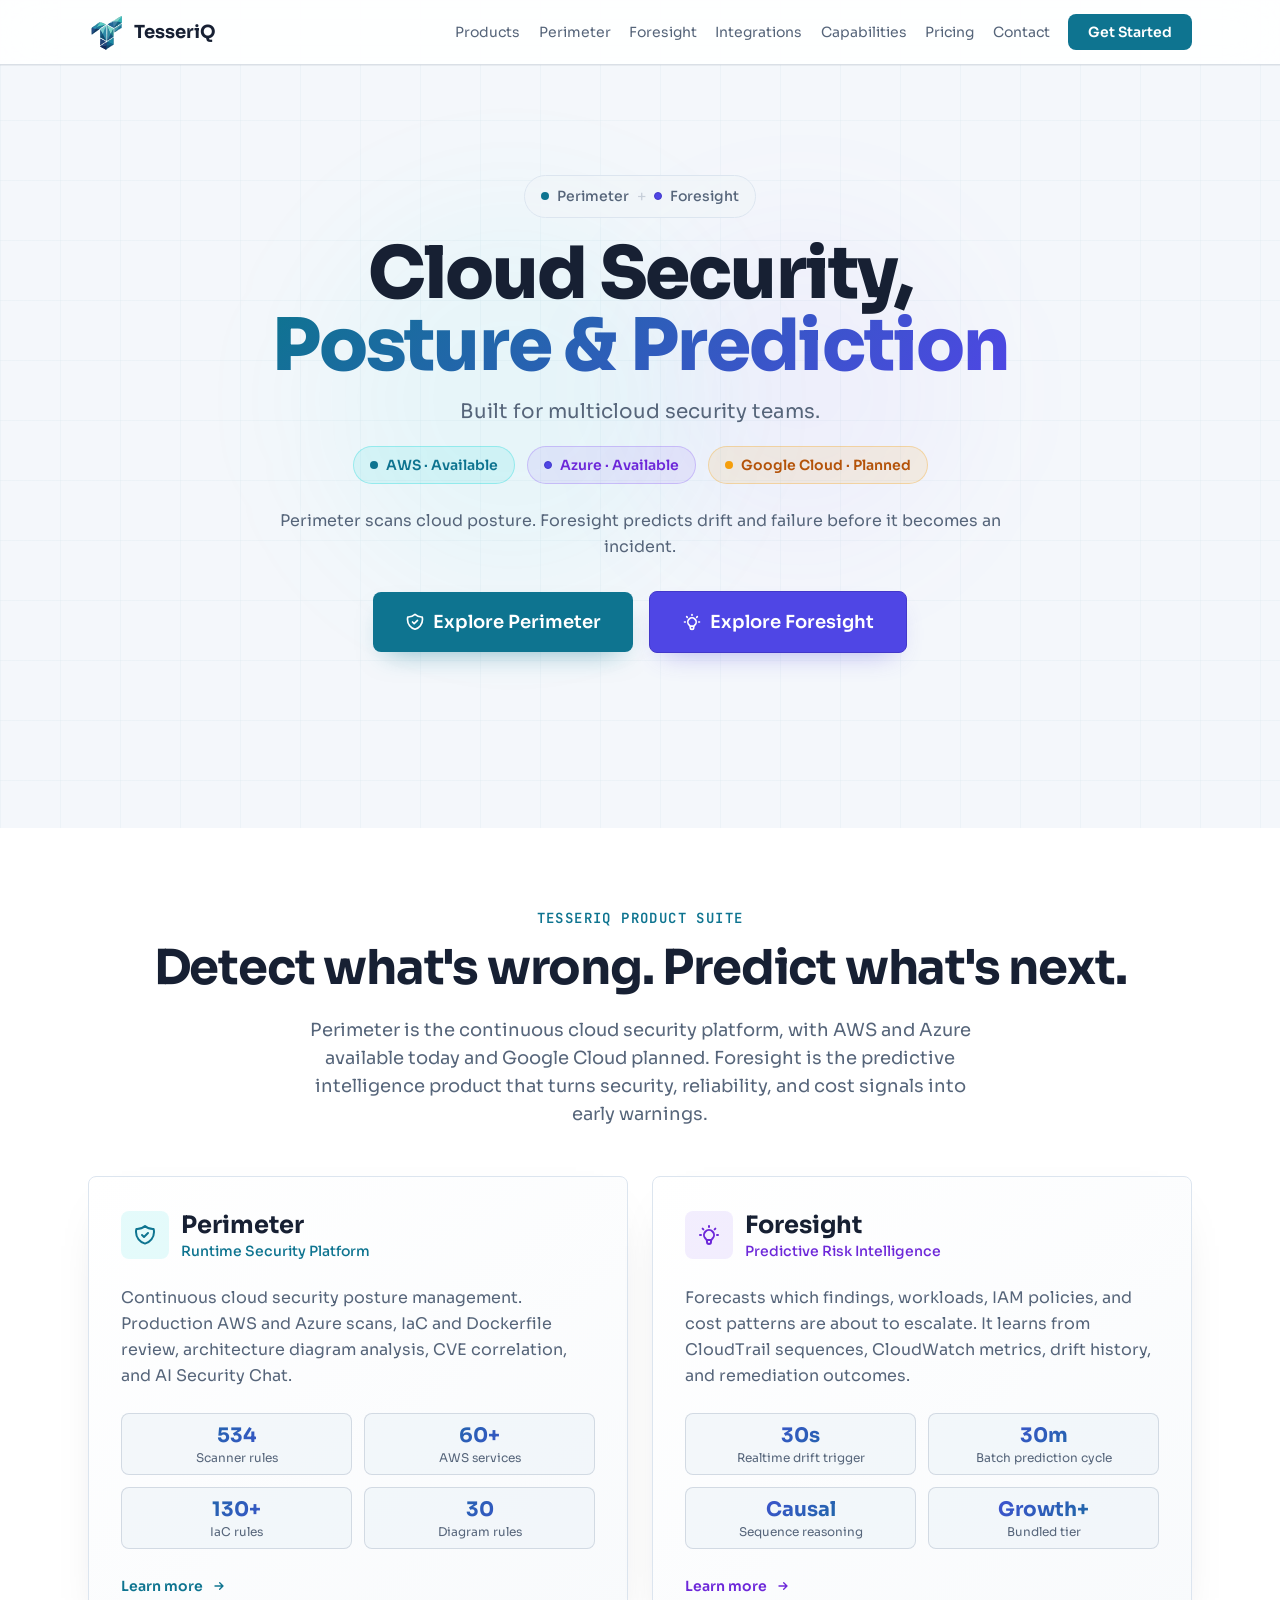
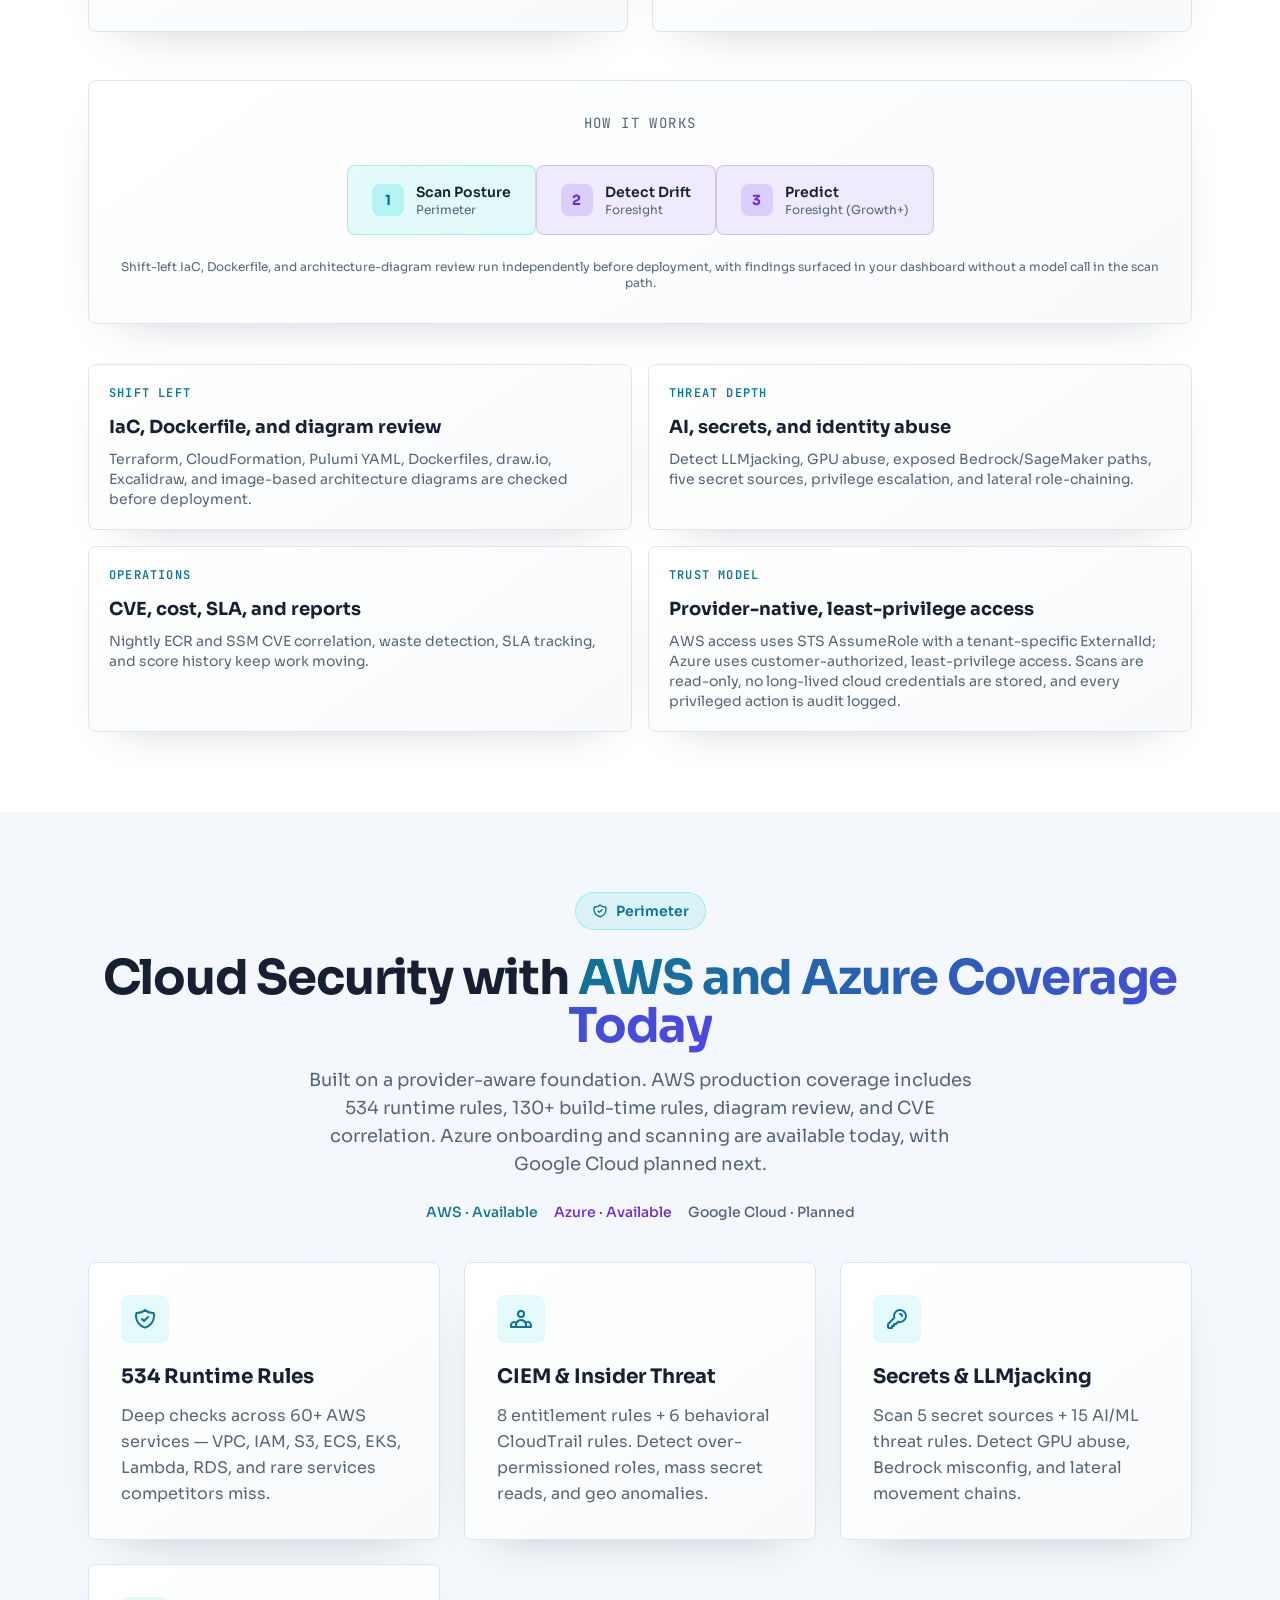
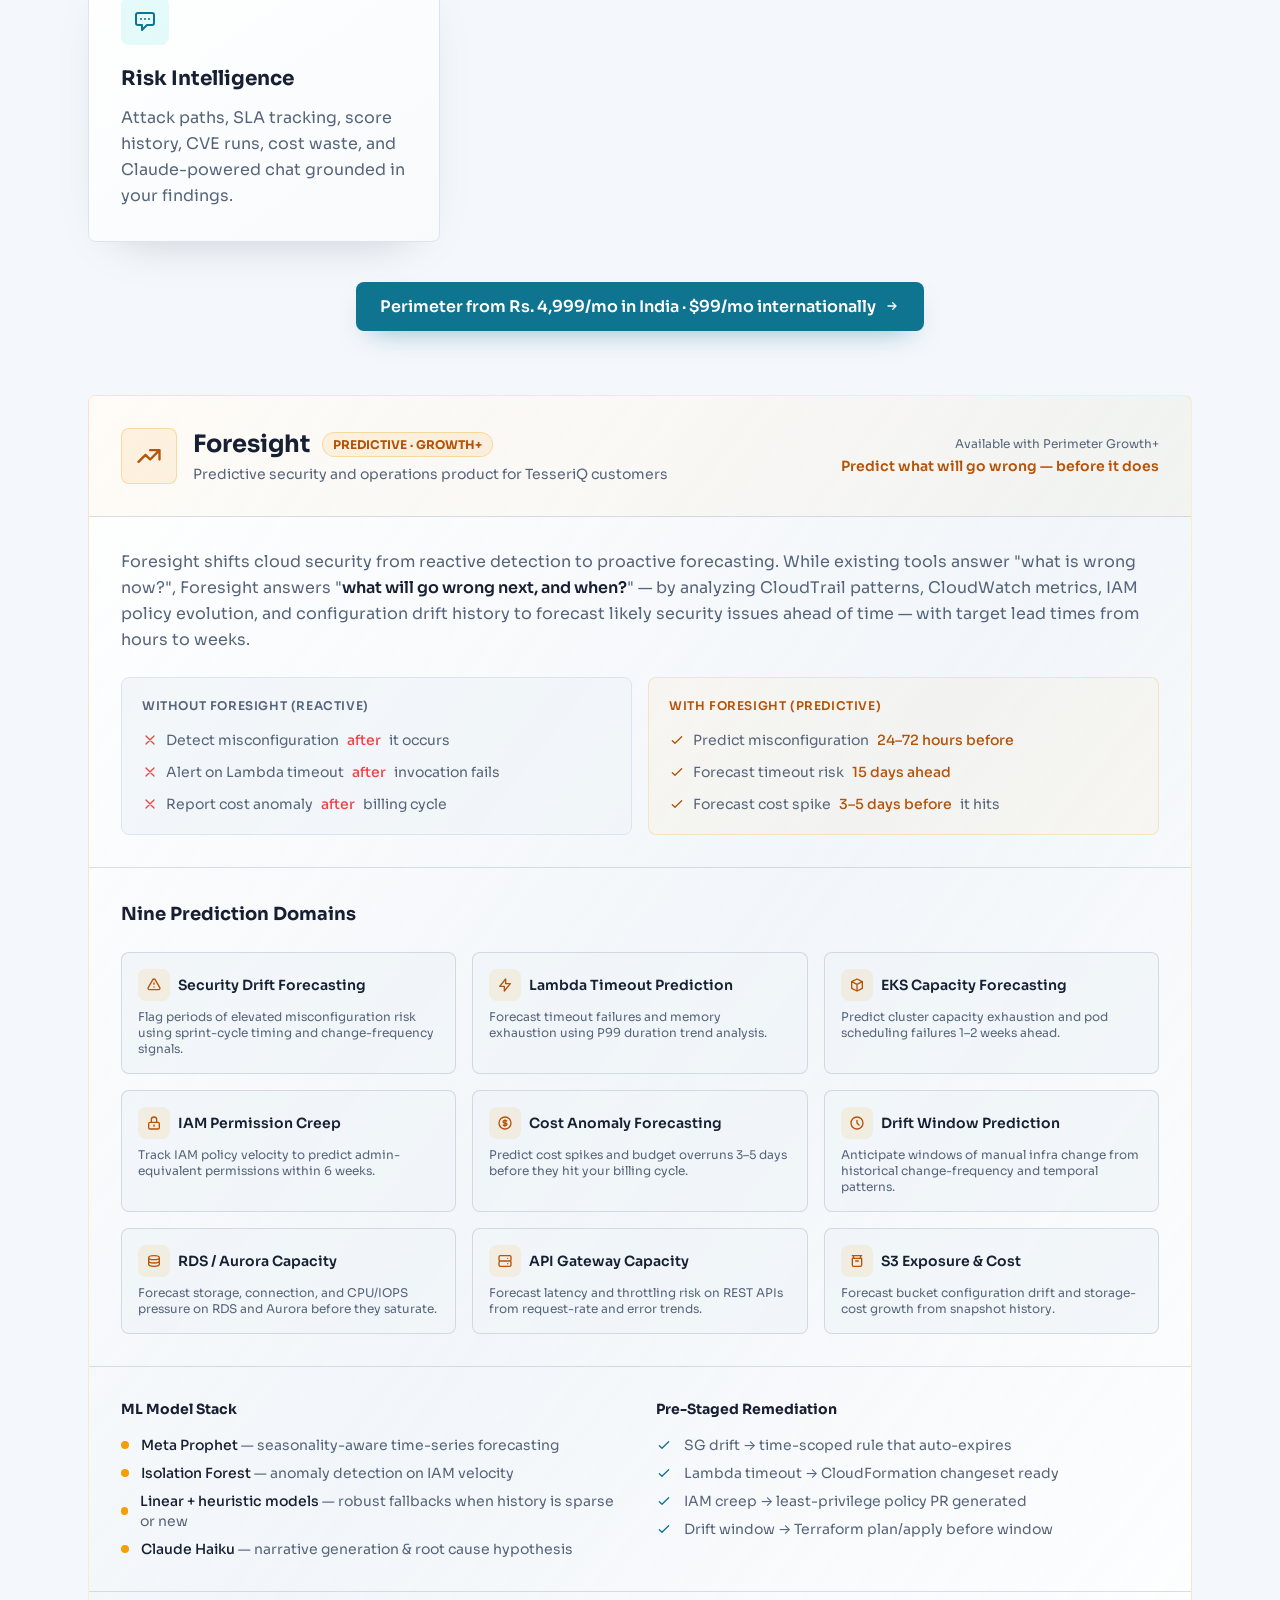
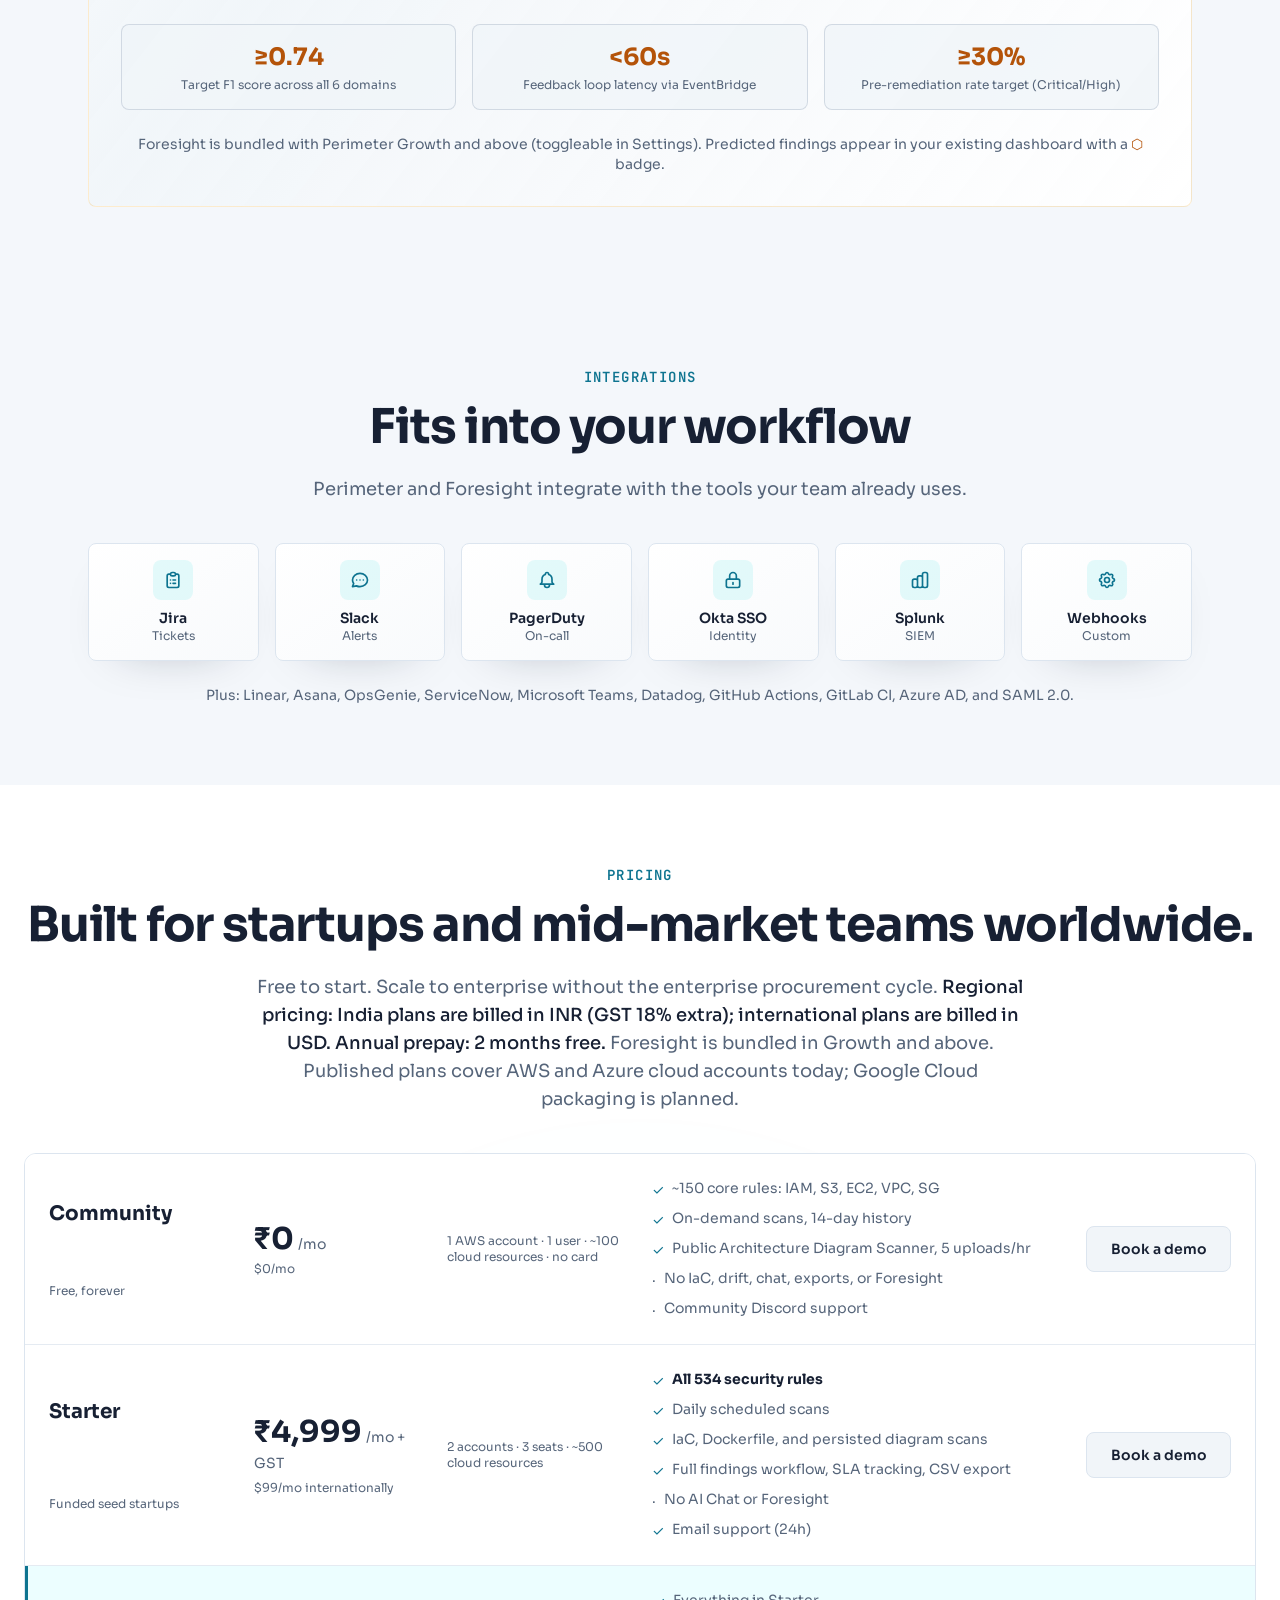
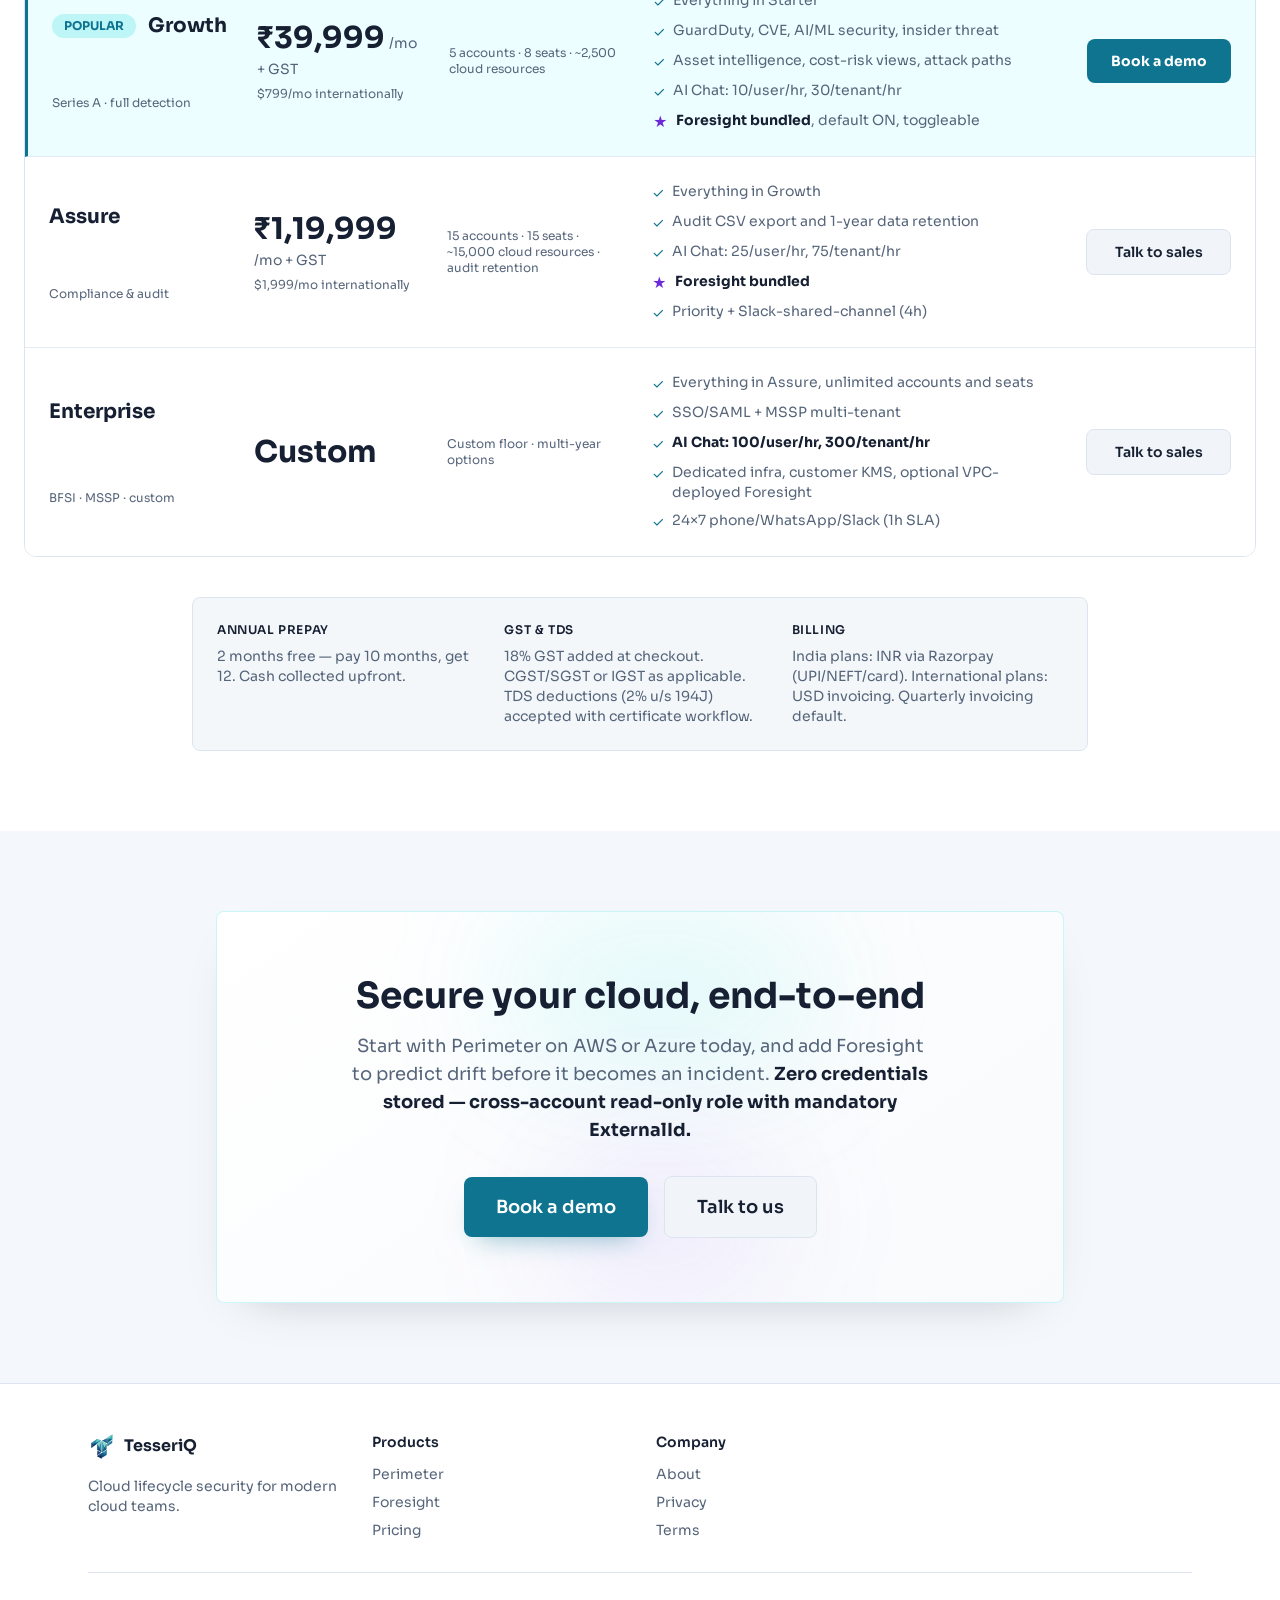
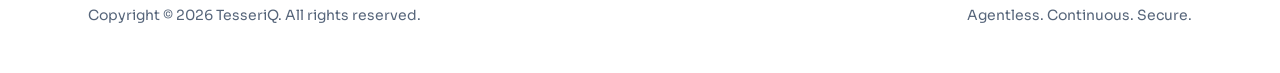
<file: index.html>
<!DOCTYPE html>
<html lang="en">

<head>
    <meta charset="UTF-8" />
    <meta name="viewport" content="width=device-width, initial-scale=1.0" />
    <title>TesseriQ Cloud Security Platform | Perimeter &amp; Foresight</title>
    <link rel="canonical" href="https://tesseriqcloud.com/" />
    <meta name="description"
        content="TesseriQ combines Perimeter cloud security and Foresight predictive risk. AWS and Azure are available today, with Google Cloud planned." />
    <meta property="og:title" content="TesseriQ Cloud Security Platform" />
    <meta property="og:description"
        content="Cloud posture and predictive risk across AWS and Azure today, with Google Cloud planned." />
    <meta property="og:type" content="website" />
    <meta property="og:url" content="https://tesseriqcloud.com/" />
    <meta property="og:image" content="https://tesseriqcloud.com/tesseriq-og.png" />
    <meta name="twitter:card" content="summary_large_image" />
    <meta name="twitter:title" content="TesseriQ Cloud Security Platform" />
    <meta name="twitter:description" content="Cloud posture and predictive risk across AWS and Azure today, with Google Cloud planned." />
    <meta name="twitter:image" content="https://tesseriqcloud.com/tesseriq-og.png" />

    <link rel="icon" type="image/svg+xml" href="/tesseriq-mark.svg" />
    <link rel="apple-touch-icon" href="/tesseriq-mark.png" />
    <link rel="preconnect" href="https://fonts.googleapis.com" />
    <link rel="preconnect" href="https://fonts.gstatic.com" crossorigin />
    <link
        href="https://fonts.googleapis.com/css2?family=Sora:wght@400;500;600;700;800&family=Inter:wght@400;500;600;700&family=JetBrains+Mono:wght@400;500;600;700&display=swap"
        rel="stylesheet" />

    <!-- Google tag (gtag.js) -->
    <script async src="https://www.googletagmanager.com/gtag/js?id=G-E0Z4221B8S"></script>
    <script>
        window.dataLayer = window.dataLayer || [];
        function gtag() { dataLayer.push(arguments); }
        gtag('js', new Date());

        gtag('config', 'G-E0Z4221B8S');
    </script>

    <script type="application/ld+json">
    {
    "@context": "https://schema.org",
    "@type": "Organization",
    "name": "TesseriQ",
    "url": "https://tesseriqcloud.com",
    "logo": "https://tesseriqcloud.com/tesseriq-mark.png",
    "description": "Multicloud security platform with CSPM and predictive risk intelligence. AWS and Azure are available today, with Google Cloud planned.",
    "sameAs": [
        "https://github.com/thirukguru"
    ]
    }
    </script>

    <style id="tw">
        *,
        :after,
        :before {
            --tw-border-spacing-x: 0;
            --tw-border-spacing-y: 0;
            --tw-translate-x: 0;
            --tw-translate-y: 0;
            --tw-rotate: 0;
            --tw-skew-x: 0;
            --tw-skew-y: 0;
            --tw-scale-x: 1;
            --tw-scale-y: 1;
            --tw-pan-x: ;
            --tw-pan-y: ;
            --tw-pinch-zoom: ;
            --tw-scroll-snap-strictness: proximity;
            --tw-gradient-from-position: ;
            --tw-gradient-via-position: ;
            --tw-gradient-to-position: ;
            --tw-ordinal: ;
            --tw-slashed-zero: ;
            --tw-numeric-figure: ;
            --tw-numeric-spacing: ;
            --tw-numeric-fraction: ;
            --tw-ring-inset: ;
            --tw-ring-offset-width: 0px;
            --tw-ring-offset-color: #fff;
            --tw-ring-color: rgba(59, 130, 246, .5);
            --tw-ring-offset-shadow: 0 0 #0000;
            --tw-ring-shadow: 0 0 #0000;
            --tw-shadow: 0 0 #0000;
            --tw-shadow-colored: 0 0 #0000;
            --tw-blur: ;
            --tw-brightness: ;
            --tw-contrast: ;
            --tw-grayscale: ;
            --tw-hue-rotate: ;
            --tw-invert: ;
            --tw-saturate: ;
            --tw-sepia: ;
            --tw-drop-shadow: ;
            --tw-backdrop-blur: ;
            --tw-backdrop-brightness: ;
            --tw-backdrop-contrast: ;
            --tw-backdrop-grayscale: ;
            --tw-backdrop-hue-rotate: ;
            --tw-backdrop-invert: ;
            --tw-backdrop-opacity: ;
            --tw-backdrop-saturate: ;
            --tw-backdrop-sepia: ;
            --tw-contain-size: ;
            --tw-contain-layout: ;
            --tw-contain-paint: ;
            --tw-contain-style:
        }

        ::backdrop {
            --tw-border-spacing-x: 0;
            --tw-border-spacing-y: 0;
            --tw-translate-x: 0;
            --tw-translate-y: 0;
            --tw-rotate: 0;
            --tw-skew-x: 0;
            --tw-skew-y: 0;
            --tw-scale-x: 1;
            --tw-scale-y: 1;
            --tw-pan-x: ;
            --tw-pan-y: ;
            --tw-pinch-zoom: ;
            --tw-scroll-snap-strictness: proximity;
            --tw-gradient-from-position: ;
            --tw-gradient-via-position: ;
            --tw-gradient-to-position: ;
            --tw-ordinal: ;
            --tw-slashed-zero: ;
            --tw-numeric-figure: ;
            --tw-numeric-spacing: ;
            --tw-numeric-fraction: ;
            --tw-ring-inset: ;
            --tw-ring-offset-width: 0px;
            --tw-ring-offset-color: #fff;
            --tw-ring-color: rgba(59, 130, 246, .5);
            --tw-ring-offset-shadow: 0 0 #0000;
            --tw-ring-shadow: 0 0 #0000;
            --tw-shadow: 0 0 #0000;
            --tw-shadow-colored: 0 0 #0000;
            --tw-blur: ;
            --tw-brightness: ;
            --tw-contrast: ;
            --tw-grayscale: ;
            --tw-hue-rotate: ;
            --tw-invert: ;
            --tw-saturate: ;
            --tw-sepia: ;
            --tw-drop-shadow: ;
            --tw-backdrop-blur: ;
            --tw-backdrop-brightness: ;
            --tw-backdrop-contrast: ;
            --tw-backdrop-grayscale: ;
            --tw-backdrop-hue-rotate: ;
            --tw-backdrop-invert: ;
            --tw-backdrop-opacity: ;
            --tw-backdrop-saturate: ;
            --tw-backdrop-sepia: ;
            --tw-contain-size: ;
            --tw-contain-layout: ;
            --tw-contain-paint: ;
            --tw-contain-style:
        }

        /*! tailwindcss v3.4.17 | MIT License | https://tailwindcss.com*/
        *,
        :after,
        :before {
            box-sizing: border-box;
            border: 0 solid #e5e7eb
        }

        :after,
        :before {
            --tw-content: ""
        }

        :host,
        html {
            line-height: 1.5;
            -webkit-text-size-adjust: 100%;
            -moz-tab-size: 4;
            -o-tab-size: 4;
            tab-size: 4;
            font-family: Sora, Inter, sans-serif;
            font-feature-settings: normal;
            font-variation-settings: normal;
            -webkit-tap-highlight-color: transparent
        }

        body {
            margin: 0;
            line-height: inherit
        }

        hr {
            height: 0;
            color: inherit;
            border-top-width: 1px
        }

        abbr:where([title]) {
            -webkit-text-decoration: underline dotted;
            text-decoration: underline dotted
        }

        h1,
        h2,
        h3,
        h4,
        h5,
        h6 {
            font-size: inherit;
            font-weight: inherit
        }

        a {
            color: inherit;
            text-decoration: inherit
        }

        b,
        strong {
            font-weight: bolder
        }

        code,
        kbd,
        pre,
        samp {
            font-family: JetBrains Mono, monospace;
            font-feature-settings: normal;
            font-variation-settings: normal;
            font-size: 1em
        }

        small {
            font-size: 80%
        }

        sub,
        sup {
            font-size: 75%;
            line-height: 0;
            position: relative;
            vertical-align: baseline
        }

        sub {
            bottom: -.25em
        }

        sup {
            top: -.5em
        }

        table {
            text-indent: 0;
            border-color: inherit;
            border-collapse: collapse
        }

        button,
        input,
        optgroup,
        select,
        textarea {
            font-family: inherit;
            font-feature-settings: inherit;
            font-variation-settings: inherit;
            font-size: 100%;
            font-weight: inherit;
            line-height: inherit;
            letter-spacing: inherit;
            color: inherit;
            margin: 0;
            padding: 0
        }

        button,
        select {
            text-transform: none
        }

        button,
        input:where([type=button]),
        input:where([type=reset]),
        input:where([type=submit]) {
            -webkit-appearance: button;
            background-color: transparent;
            background-image: none
        }

        :-moz-focusring {
            outline: auto
        }

        :-moz-ui-invalid {
            box-shadow: none
        }

        progress {
            vertical-align: baseline
        }

        ::-webkit-inner-spin-button,
        ::-webkit-outer-spin-button {
            height: auto
        }

        [type=search] {
            -webkit-appearance: textfield;
            outline-offset: -2px
        }

        ::-webkit-search-decoration {
            -webkit-appearance: none
        }

        ::-webkit-file-upload-button {
            -webkit-appearance: button;
            font: inherit
        }

        summary {
            display: list-item
        }

        blockquote,
        dd,
        dl,
        figure,
        h1,
        h2,
        h3,
        h4,
        h5,
        h6,
        hr,
        p,
        pre {
            margin: 0
        }

        fieldset {
            margin: 0
        }

        fieldset,
        legend {
            padding: 0
        }

        menu,
        ol,
        ul {
            list-style: none;
            margin: 0;
            padding: 0
        }

        dialog {
            padding: 0
        }

        textarea {
            resize: vertical
        }

        input::-moz-placeholder,
        textarea::-moz-placeholder {
            opacity: 1;
            color: #9ca3af
        }

        input::placeholder,
        textarea::placeholder {
            opacity: 1;
            color: #9ca3af
        }

        [role=button],
        button {
            cursor: pointer
        }

        :disabled {
            cursor: default
        }

        audio,
        canvas,
        embed,
        iframe,
        img,
        object,
        svg,
        video {
            display: block;
            vertical-align: middle
        }

        img,
        video {
            max-width: 100%;
            height: auto
        }

        [hidden]:where(:not([hidden=until-found])) {
            display: none
        }

        .pointer-events-none {
            pointer-events: none
        }

        .visible {
            visibility: visible
        }

        .static {
            position: static
        }

        .fixed {
            position: fixed
        }

        .absolute {
            position: absolute
        }

        .relative {
            position: relative
        }

        .inset-0 {
            inset: 0
        }

        .bottom-0 {
            bottom: 0
        }

        .bottom-1\/3 {
            bottom: 33.333333%
        }

        .left-0 {
            left: 0
        }

        .left-1\/2 {
            left: 50%
        }

        .left-1\/3 {
            left: 33.333333%
        }

        .left-1\/4 {
            left: 25%
        }

        .right-0 {
            right: 0
        }

        .right-1\/3 {
            right: 33.333333%
        }

        .right-1\/4 {
            right: 25%
        }

        .top-0 {
            top: 0
        }

        .top-1\/2 {
            top: 50%
        }

        .top-1\/3 {
            top: 33.333333%
        }

        .top-1\/4 {
            top: 25%
        }

        .z-10 {
            z-index: 10
        }

        .z-50 {
            z-index: 50
        }

        .mx-auto {
            margin-left: auto;
            margin-right: auto
        }

        .my-3 {
            margin-top: .75rem;
            margin-bottom: .75rem
        }

        .mb-1 {
            margin-bottom: .25rem
        }

        .mb-10 {
            margin-bottom: 2.5rem
        }

        .mb-12 {
            margin-bottom: 3rem
        }

        .mb-16 {
            margin-bottom: 4rem
        }

        .mb-2 {
            margin-bottom: .5rem
        }

        .mb-20 {
            margin-bottom: 5rem
        }

        .mb-3 {
            margin-bottom: .75rem
        }

        .mb-4 {
            margin-bottom: 1rem
        }

        .mb-5 {
            margin-bottom: 1.25rem
        }

        .mb-6 {
            margin-bottom: 1.5rem
        }

        .mb-8 {
            margin-bottom: 2rem
        }

        .ml-1 {
            margin-left: .25rem
        }

        .mr-1 {
            margin-right: .25rem
        }

        .mt-0\.5 {
            margin-top: .125rem
        }

        .mt-1 {
            margin-top: .25rem
        }

        .mt-10 {
            margin-top: 2.5rem
        }

        .mt-16 {
            margin-top: 4rem
        }

        .mt-2 {
            margin-top: .5rem
        }

        .mt-24 {
            margin-top: 6rem
        }

        .mt-4 {
            margin-top: 1rem
        }

        .mt-6 {
            margin-top: 1.5rem
        }

        .block {
            display: block
        }

        .inline-block {
            display: inline-block
        }

        .flex {
            display: flex
        }

        .inline-flex {
            display: inline-flex
        }

        .grid {
            display: grid
        }

        .hidden {
            display: none
        }

        .h-10 {
            height: 2.5rem
        }

        .h-12 {
            height: 3rem
        }

        .h-14 {
            height: 3.5rem
        }

        .h-16 {
            height: 4rem
        }

        .h-2 {
            height: .5rem
        }

        .h-4 {
            height: 1rem
        }

        .h-40 {
            height: 10rem
        }

        .h-5 {
            height: 1.25rem
        }

        .h-6 {
            height: 1.5rem
        }

        .h-7 {
            height: 1.75rem
        }

        .h-8 {
            height: 2rem
        }

        .h-80 {
            height: 20rem
        }

        .h-96 {
            height: 24rem
        }

        .h-\[800px\] {
            height: 800px
        }

        .h-px {
            height: 1px
        }

        .min-h-screen {
            min-height: 100vh
        }

        .w-10 {
            width: 2.5rem
        }

        .w-12 {
            width: 3rem
        }

        .w-14 {
            width: 3.5rem
        }

        .w-16 {
            width: 4rem
        }

        .w-2 {
            width: .5rem
        }

        .w-4 {
            width: 1rem
        }

        .w-5 {
            width: 1.25rem
        }

        .w-6 {
            width: 1.5rem
        }

        .w-60 {
            width: 15rem
        }

        .w-7 {
            width: 1.75rem
        }

        .w-8 {
            width: 2rem
        }

        .w-80 {
            width: 20rem
        }

        .w-96 {
            width: 24rem
        }

        .w-\[800px\] {
            width: 800px
        }

        .w-full {
            width: 100%
        }

        .max-w-2xl {
            max-width: 42rem
        }

        .max-w-3xl {
            max-width: 48rem
        }

        .max-w-4xl {
            max-width: 56rem
        }

        .max-w-5xl {
            max-width: 64rem
        }

        .max-w-6xl {
            max-width: 72rem
        }

        .max-w-lg {
            max-width: 32rem
        }

        .max-w-xl {
            max-width: 36rem
        }

        .flex-1 {
            flex: 1 1 0%
        }

        .shrink-0 {
            flex-shrink: 0
        }

        .-translate-x-1\/2 {
            --tw-translate-x: -50%
        }

        .-translate-x-1\/2,
        .-translate-y-1\/2 {
            transform: translate(var(--tw-translate-x), var(--tw-translate-y)) rotate(var(--tw-rotate)) skewX(var(--tw-skew-x)) skewY(var(--tw-skew-y)) scaleX(var(--tw-scale-x)) scaleY(var(--tw-scale-y))
        }

        .-translate-y-1\/2 {
            --tw-translate-y: -50%
        }

        .rotate-0 {
            --tw-rotate: 0deg
        }

        .rotate-0,
        .transform {
            transform: translate(var(--tw-translate-x), var(--tw-translate-y)) rotate(var(--tw-rotate)) skewX(var(--tw-skew-x)) skewY(var(--tw-skew-y)) scaleX(var(--tw-scale-x)) scaleY(var(--tw-scale-y))
        }

        @keyframes fade-up {
            0% {
                opacity: 0;
                transform: translateY(24px)
            }

            to {
                opacity: 1;
                transform: translateY(0)
            }
        }

        .animate-fade-up {
            animation: fade-up .7s ease-out forwards
        }

        .grid-cols-2 {
            grid-template-columns: repeat(2, minmax(0, 1fr))
        }

        .flex-col {
            flex-direction: column
        }

        .items-start {
            align-items: flex-start
        }

        .items-center {
            align-items: center
        }

        .justify-center {
            justify-content: center
        }

        .justify-between {
            justify-content: space-between
        }

        .gap-2 {
            gap: .5rem
        }

        .gap-3 {
            gap: .75rem
        }

        .gap-4 {
            gap: 1rem
        }

        .gap-6 {
            gap: 1.5rem
        }

        .gap-8 {
            gap: 2rem
        }

        .space-y-2>:not([hidden])~:not([hidden]) {
            --tw-space-y-reverse: 0;
            margin-top: calc(.5rem*(1 - var(--tw-space-y-reverse)));
            margin-bottom: calc(.5rem*var(--tw-space-y-reverse))
        }

        .space-y-3>:not([hidden])~:not([hidden]) {
            --tw-space-y-reverse: 0;
            margin-top: calc(.75rem*(1 - var(--tw-space-y-reverse)));
            margin-bottom: calc(.75rem*var(--tw-space-y-reverse))
        }

        .overflow-hidden {
            overflow: hidden
        }

        .rounded {
            border-radius: .25rem
        }

        .rounded-2xl {
            border-radius: 1rem
        }

        .rounded-full {
            border-radius: 9999px
        }

        .rounded-lg {
            border-radius: .5rem
        }

        .rounded-xl {
            border-radius: .75rem
        }

        .rounded-bl-lg {
            border-bottom-left-radius: .5rem
        }

        .border {
            border-width: 1px
        }

        .border-2 {
            border-width: 2px
        }

        .border-b {
            border-bottom-width: 1px
        }

        .border-t {
            border-top-width: 1px
        }

        .border-amber {
            --tw-border-opacity: 1;
            border-color: rgb(245 158 11/var(--tw-border-opacity, 1))
        }

        .border-amber\/20 {
            border-color: rgba(245, 158, 11, .2)
        }

        .border-amber\/30 {
            border-color: rgba(245, 158, 11, .3)
        }

        .border-border {
            --tw-border-opacity: 1;
            border-color: rgb(30 42 66/var(--tw-border-opacity, 1))
        }

        .border-border\/50 {
            border-color: rgba(30, 42, 66, .5)
        }

        .border-cyan {
            --tw-border-opacity: 1;
            border-color: rgb(6 214 214/var(--tw-border-opacity, 1))
        }

        .border-cyan\/20 {
            border-color: rgba(6, 214, 214, .2)
        }

        .border-cyan\/30 {
            border-color: rgba(6, 214, 214, .3)
        }

        .border-green-500\/20 {
            border-color: rgba(34, 197, 94, .2)
        }

        .border-green-500\/30 {
            border-color: rgba(34, 197, 94, .3)
        }

        .border-purple {
            --tw-border-opacity: 1;
            border-color: rgb(139 92 246/var(--tw-border-opacity, 1))
        }

        .border-purple\/20 {
            border-color: rgba(139, 92, 246, .2)
        }

        .border-purple\/30 {
            border-color: rgba(139, 92, 246, .3)
        }

        .bg-amber {
            --tw-bg-opacity: 1;
            background-color: rgb(245 158 11/var(--tw-bg-opacity, 1))
        }

        .bg-amber\/10 {
            background-color: rgba(245, 158, 11, .1)
        }

        .bg-amber\/20 {
            background-color: rgba(245, 158, 11, .2)
        }

        .bg-amber\/30 {
            background-color: rgba(245, 158, 11, .3)
        }

        .bg-amber\/\[0\.02\] {
            background-color: rgba(245, 158, 11, .02)
        }

        .bg-amber\/\[0\.03\] {
            background-color: rgba(245, 158, 11, .03)
        }

        .bg-amber\/\[0\.04\] {
            background-color: rgba(245, 158, 11, .04)
        }

        .bg-bg\/80 {
            background-color: rgba(10, 15, 26, .8)
        }

        .bg-cyan {
            --tw-bg-opacity: 1;
            background-color: rgb(6 214 214/var(--tw-bg-opacity, 1))
        }

        .bg-cyan\/10 {
            background-color: rgba(6, 214, 214, .1)
        }

        .bg-cyan\/20 {
            background-color: rgba(6, 214, 214, .2)
        }

        .bg-cyan\/5 {
            background-color: rgba(6, 214, 214, .05)
        }

        .bg-cyan\/\[0\.02\] {
            background-color: rgba(6, 214, 214, .02)
        }

        .bg-cyan\/\[0\.03\] {
            background-color: rgba(6, 214, 214, .03)
        }

        .bg-cyan\/\[0\.08\] {
            background-color: rgba(6, 214, 214, .08)
        }

        .bg-green-400 {
            --tw-bg-opacity: 1;
            background-color: rgb(74 222 128/var(--tw-bg-opacity, 1))
        }

        .bg-green-500\/10 {
            background-color: rgba(34, 197, 94, .1)
        }

        .bg-green-500\/\[0\.04\] {
            background-color: rgba(34, 197, 94, .04)
        }

        .bg-green-500\/\[0\.06\] {
            background-color: rgba(34, 197, 94, .06)
        }

        .bg-purple {
            --tw-bg-opacity: 1;
            background-color: rgb(139 92 246/var(--tw-bg-opacity, 1))
        }

        .bg-purple\/10 {
            background-color: rgba(139, 92, 246, .1)
        }

        .bg-purple\/20 {
            background-color: rgba(139, 92, 246, .2)
        }

        .bg-purple\/5 {
            background-color: rgba(139, 92, 246, .05)
        }

        .bg-purple\/\[0\.02\] {
            background-color: rgba(139, 92, 246, .02)
        }

        .bg-purple\/\[0\.04\] {
            background-color: rgba(139, 92, 246, .04)
        }

        .bg-surface-alt {
            --tw-bg-opacity: 1;
            background-color: rgb(20 27 45/var(--tw-bg-opacity, 1))
        }

        .bg-surface-alt\/20 {
            background-color: rgba(20, 27, 45, .2)
        }

        .bg-surface-alt\/30 {
            background-color: rgba(20, 27, 45, .3)
        }

        .bg-surface-alt\/40 {
            background-color: rgba(20, 27, 45, .4)
        }

        .bg-surface-alt\/50 {
            background-color: rgba(20, 27, 45, .5)
        }

        .bg-gradient-to-br {
            background-image: linear-gradient(to bottom right, var(--tw-gradient-stops))
        }

        .from-surface {
            --tw-gradient-from: #0f1525 var(--tw-gradient-from-position);
            --tw-gradient-to: rgba(15, 21, 37, 0) var(--tw-gradient-to-position);
            --tw-gradient-stops: var(--tw-gradient-from), var(--tw-gradient-to)
        }

        .via-surface-alt\/50 {
            --tw-gradient-to: rgba(20, 27, 45, 0) var(--tw-gradient-to-position);
            --tw-gradient-stops: var(--tw-gradient-from), rgba(20, 27, 45, .5) var(--tw-gradient-via-position), var(--tw-gradient-to)
        }

        .to-surface {
            --tw-gradient-to: #0f1525 var(--tw-gradient-to-position)
        }

        .p-12 {
            padding: 3rem
        }

        .p-4 {
            padding: 1rem
        }

        .p-5 {
            padding: 1.25rem
        }

        .p-6 {
            padding: 1.5rem
        }

        .p-8 {
            padding: 2rem
        }

        .px-2 {
            padding-left: .5rem;
            padding-right: .5rem
        }

        .px-2\.5 {
            padding-left: .625rem;
            padding-right: .625rem
        }

        .px-3 {
            padding-left: .75rem;
            padding-right: .75rem
        }

        .px-4 {
            padding-left: 1rem;
            padding-right: 1rem
        }

        .px-5 {
            padding-left: 1.25rem;
            padding-right: 1.25rem
        }

        .px-6 {
            padding-left: 1.5rem;
            padding-right: 1.5rem
        }

        .px-8 {
            padding-left: 2rem;
            padding-right: 2rem
        }

        .py-0\.5 {
            padding-top: .125rem;
            padding-bottom: .125rem
        }

        .py-1 {
            padding-top: .25rem;
            padding-bottom: .25rem
        }

        .py-12 {
            padding-top: 3rem;
            padding-bottom: 3rem
        }

        .py-2 {
            padding-top: .5rem;
            padding-bottom: .5rem
        }

        .py-3 {
            padding-top: .75rem;
            padding-bottom: .75rem
        }

        .py-32 {
            padding-top: 8rem;
            padding-bottom: 8rem
        }

        .py-4 {
            padding-top: 1rem;
            padding-bottom: 1rem
        }

        .pt-20 {
            padding-top: 5rem
        }

        .pt-8 {
            padding-top: 2rem
        }

        .text-center {
            text-align: center
        }

        .text-right {
            text-align: right
        }

        .font-mono {
            font-family: JetBrains Mono, monospace
        }

        .text-2xl {
            font-size: 1.5rem;
            line-height: 2rem
        }

        .text-3xl {
            font-size: 1.875rem;
            line-height: 2.25rem
        }

        .text-4xl {
            font-size: 2.25rem;
            line-height: 2.5rem
        }

        .text-5xl {
            font-size: 3rem;
            line-height: 1
        }

        .text-lg {
            font-size: 1.125rem;
            line-height: 1.75rem
        }

        .text-sm {
            font-size: .875rem;
            line-height: 1.25rem
        }

        .text-xl {
            font-size: 1.25rem;
            line-height: 1.75rem
        }

        .text-xs {
            font-size: .75rem;
            line-height: 1rem
        }

        .font-black {
            font-weight: 900
        }

        .font-bold {
            font-weight: 700
        }

        .font-medium {
            font-weight: 500
        }

        .font-normal {
            font-weight: 400
        }

        .font-semibold {
            font-weight: 600
        }

        .uppercase {
            text-transform: uppercase
        }

        .leading-relaxed {
            line-height: 1.625
        }

        .tracking-tight {
            letter-spacing: -.025em
        }

        .tracking-wider {
            letter-spacing: .05em
        }

        .tracking-widest {
            letter-spacing: .1em
        }

        .text-amber {
            --tw-text-opacity: 1;
            color: rgb(245 158 11/var(--tw-text-opacity, 1))
        }

        .text-bg {
            --tw-text-opacity: 1;
            color: rgb(10 15 26/var(--tw-text-opacity, 1))
        }

        .text-cyan {
            --tw-text-opacity: 1;
            color: rgb(6 214 214/var(--tw-text-opacity, 1))
        }

        .text-green-400 {
            --tw-text-opacity: 1;
            color: rgb(74 222 128/var(--tw-text-opacity, 1))
        }

        .text-purple {
            --tw-text-opacity: 1;
            color: rgb(139 92 246/var(--tw-text-opacity, 1))
        }

        .text-red {
            --tw-text-opacity: 1;
            color: rgb(239 68 68/var(--tw-text-opacity, 1))
        }

        .text-text-muted {
            --tw-text-opacity: 1;
            color: rgb(100 116 139/var(--tw-text-opacity, 1))
        }

        .text-text-muted\/30 {
            color: rgba(100, 116, 139, .3)
        }

        .text-text-primary {
            --tw-text-opacity: 1;
            color: rgb(226 232 240/var(--tw-text-opacity, 1))
        }

        .text-white {
            --tw-text-opacity: 1;
            color: rgb(255 255 255/var(--tw-text-opacity, 1))
        }

        .antialiased {
            -webkit-font-smoothing: antialiased;
            -moz-osx-font-smoothing: grayscale
        }

        .opacity-20 {
            opacity: .2
        }

        .opacity-40 {
            opacity: .4
        }

        .blur {
            --tw-blur: blur(8px)
        }

        .blur,
        .blur-3xl {
            filter: var(--tw-blur) var(--tw-brightness) var(--tw-contrast) var(--tw-grayscale) var(--tw-hue-rotate) var(--tw-invert) var(--tw-saturate) var(--tw-sepia) var(--tw-drop-shadow)
        }

        .blur-3xl {
            --tw-blur: blur(64px)
        }

        .backdrop-blur {
            --tw-backdrop-blur: blur(8px)
        }

        .backdrop-blur,
        .backdrop-blur-xl {
            -webkit-backdrop-filter: var(--tw-backdrop-blur) var(--tw-backdrop-brightness) var(--tw-backdrop-contrast) var(--tw-backdrop-grayscale) var(--tw-backdrop-hue-rotate) var(--tw-backdrop-invert) var(--tw-backdrop-opacity) var(--tw-backdrop-saturate) var(--tw-backdrop-sepia);
            backdrop-filter: var(--tw-backdrop-blur) var(--tw-backdrop-brightness) var(--tw-backdrop-contrast) var(--tw-backdrop-grayscale) var(--tw-backdrop-hue-rotate) var(--tw-backdrop-invert) var(--tw-backdrop-opacity) var(--tw-backdrop-saturate) var(--tw-backdrop-sepia)
        }

        .backdrop-blur-xl {
            --tw-backdrop-blur: blur(24px)
        }

        .backdrop-filter {
            -webkit-backdrop-filter: var(--tw-backdrop-blur) var(--tw-backdrop-brightness) var(--tw-backdrop-contrast) var(--tw-backdrop-grayscale) var(--tw-backdrop-hue-rotate) var(--tw-backdrop-invert) var(--tw-backdrop-opacity) var(--tw-backdrop-saturate) var(--tw-backdrop-sepia);
            backdrop-filter: var(--tw-backdrop-blur) var(--tw-backdrop-brightness) var(--tw-backdrop-contrast) var(--tw-backdrop-grayscale) var(--tw-backdrop-hue-rotate) var(--tw-backdrop-invert) var(--tw-backdrop-opacity) var(--tw-backdrop-saturate) var(--tw-backdrop-sepia)
        }

        .transition {
            transition-property: color, background-color, border-color, text-decoration-color, fill, stroke, opacity, box-shadow, transform, filter, -webkit-backdrop-filter;
            transition-property: color, background-color, border-color, text-decoration-color, fill, stroke, opacity, box-shadow, transform, filter, backdrop-filter;
            transition-property: color, background-color, border-color, text-decoration-color, fill, stroke, opacity, box-shadow, transform, filter, backdrop-filter, -webkit-backdrop-filter;
            transition-timing-function: cubic-bezier(.4, 0, .2, 1);
            transition-duration: .15s
        }

        .transition-all {
            transition-property: all;
            transition-timing-function: cubic-bezier(.4, 0, .2, 1);
            transition-duration: .15s
        }

        .transition-colors {
            transition-property: color, background-color, border-color, text-decoration-color, fill, stroke;
            transition-timing-function: cubic-bezier(.4, 0, .2, 1);
            transition-duration: .15s
        }

        .transition-opacity {
            transition-property: opacity;
            transition-timing-function: cubic-bezier(.4, 0, .2, 1);
            transition-duration: .15s
        }

        .duration-300 {
            transition-duration: .3s
        }

        .ease-out {
            transition-timing-function: cubic-bezier(0, 0, .2, 1)
        }

        .hover\:border-amber\/30:hover {
            border-color: rgba(245, 158, 11, .3)
        }

        .hover\:border-amber\/40:hover {
            border-color: rgba(245, 158, 11, .4)
        }

        .hover\:border-cyan\/30:hover {
            border-color: rgba(6, 214, 214, .3)
        }

        .hover\:border-cyan\/40:hover {
            border-color: rgba(6, 214, 214, .4)
        }

        .hover\:border-purple\/30:hover {
            border-color: rgba(139, 92, 246, .3)
        }

        .hover\:border-purple\/40:hover {
            border-color: rgba(139, 92, 246, .4)
        }

        .hover\:bg-surface-alt\/80:hover {
            background-color: rgba(20, 27, 45, .8)
        }

        .hover\:text-text-primary:hover {
            --tw-text-opacity: 1;
            color: rgb(226 232 240/var(--tw-text-opacity, 1))
        }

        .hover\:underline:hover {
            text-decoration-line: underline
        }

        .hover\:opacity-80:hover {
            opacity: .8
        }

        .hover\:opacity-90:hover {
            opacity: .9
        }

        .group:hover .group-hover\:bg-cyan\/20 {
            background-color: rgba(6, 214, 214, .2)
        }

        .group:hover .group-hover\:bg-purple\/20 {
            background-color: rgba(139, 92, 246, .2)
        }

        @media (min-width:640px) {
            .sm\:flex-row {
                flex-direction: row
            }
        }

        @media (min-width:768px) {
            .md\:block {
                display: block
            }

            .md\:flex {
                display: flex
            }

            .md\:grid-cols-2 {
                grid-template-columns: repeat(2, minmax(0, 1fr))
            }

            .md\:grid-cols-3 {
                grid-template-columns: repeat(3, minmax(0, 1fr))
            }

            .md\:grid-cols-4 {
                grid-template-columns: repeat(4, minmax(0, 1fr))
            }

            .md\:grid-cols-5 {
                grid-template-columns: repeat(5, minmax(0, 1fr))
            }

            .md\:flex-row {
                flex-direction: row
            }

            .md\:items-center {
                align-items: center
            }

            .md\:justify-between {
                justify-content: space-between
            }

            .md\:gap-0 {
                gap: 0
            }

            .md\:p-16 {
                padding: 4rem
            }

            .md\:text-4xl {
                font-size: 2.25rem;
                line-height: 2.5rem
            }

            .md\:text-5xl {
                font-size: 3rem;
                line-height: 1
            }

            .md\:text-7xl {
                font-size: 4.5rem;
                line-height: 1
            }

            .md\:text-xl {
                font-size: 1.25rem;
                line-height: 1.75rem
            }
        }

        @media (min-width:1024px) {
            .lg\:grid-cols-3 {
                grid-template-columns: repeat(3, minmax(0, 1fr))
            }

            .lg\:grid-cols-6 {
                grid-template-columns: repeat(6, minmax(0, 1fr))
            }
        }
    </style>
    <style>
        * {
            box-sizing: border-box;
            margin: 0;
            padding: 0;
        }

        body {
            background: #F4F7FB;
            color: #172033;
            font-family: 'Sora', 'Inter', -apple-system, BlinkMacSystemFont, 'Segoe UI', sans-serif;
            -webkit-font-smoothing: antialiased;
            -webkit-text-size-adjust: 100%;
            line-height: 1.6;
            overflow-x: hidden;
        }

        .font-mono {
            font-family: 'JetBrains Mono', monospace;
        }

        .bg-grid {
            background-image: linear-gradient(rgba(14, 116, 144, 0.08) 1px, transparent 1px), linear-gradient(90deg, rgba(14, 116, 144, 0.08) 1px, transparent 1px);
            background-size: 60px 60px;
        }

        .text-gradient {
            background: linear-gradient(135deg, #0E7490, #4F46E5);
            -webkit-background-clip: text;
            -webkit-text-fill-color: transparent;
            background-clip: text;
        }

        .text-gradient-purple {
            background: linear-gradient(135deg, #4F46E5, #0E7490);
            -webkit-background-clip: text;
            -webkit-text-fill-color: transparent;
            background-clip: text;
        }

        .glow {
            box-shadow: 0 12px 28px -14px rgba(14, 116, 144, 0.55);
        }

        .glow-purple {
            box-shadow: 0 12px 28px -14px rgba(79, 70, 229, 0.45);
        }

        .card-gradient {
            background: linear-gradient(145deg, #FFFFFF, #F8FAFC);
            box-shadow: 0 18px 50px -34px rgba(15, 23, 42, 0.35);
        }

        .max-w-7xl {
            max-width: 80rem;
        }

        .pricing-rows {
            display: flex;
            flex-direction: column;
            overflow: hidden;
            border: 1px solid #DCE5EF;
            border-radius: 0.75rem;
            background: #FFFFFF;
        }

        .pricing-row {
            position: relative;
            display: grid;
            grid-template-columns: minmax(8.5rem, 0.75fr) minmax(8rem, 0.7fr) minmax(10rem, 0.75fr) minmax(18rem, 1.7fr) minmax(8rem, 0.6fr);
            grid-template-areas:
                "title price scope features action"
                "subtitle price scope features action";
            gap: 0.75rem 1.5rem;
            align-items: center;
            padding: 1.5rem;
            border-bottom: 1px solid #E5EBF2;
            background: #FFFFFF;
        }

        .pricing-row:last-child {
            border-bottom: 0;
        }

        .pricing-row-featured {
            border-left: 3px solid #0E7490;
            background: #ECFEFF;
        }

        .pricing-row h3 {
            grid-area: title;
            margin-bottom: 0;
        }

        .pricing-row h3+p {
            grid-area: subtitle;
            margin-bottom: 0;
        }

        .pricing-row-price {
            grid-area: price;
            margin-bottom: 0;
        }

        .pricing-row-scope {
            grid-area: scope;
            margin-bottom: 0;
        }

        .pricing-row-features {
            grid-area: features;
            margin-bottom: 0;
        }

        .pricing-row-action {
            grid-area: action;
        }

        .pricing-popular {
            position: static;
            display: inline-flex;
            width: max-content;
            align-items: center;
            border-radius: 9999px;
            margin-right: 0.5rem;
            vertical-align: middle;
        }

        @media (max-width: 1023px) {
            .pricing-row {
                grid-template-columns: minmax(0, 1fr) minmax(10rem, auto);
                grid-template-areas:
                    "title price"
                    "subtitle price"
                    "scope action"
                    "features features";
            }
        }

        @media (max-width: 639px) {
            .pricing-row {
                grid-template-columns: 1fr;
                grid-template-areas:
                    "title"
                    "subtitle"
                    "price"
                    "scope"
                    "features"
                    "action";
                gap: 0.5rem;
                padding: 1.25rem;
            }
        }

        .fade-target {
            opacity: 0;
        }

        .fade-target.visible {
            animation: fade-up 0.7s ease-out forwards;
        }

        @keyframes fade-up {
            0% {
                opacity: 0;
                transform: translateY(24px);
            }

            100% {
                opacity: 1;
                transform: translateY(0);
            }
        }

        html {
            scroll-behavior: smooth;
            max-width: 100%;
            overflow-x: hidden;
        }

        .product-tab {
            transition: all 0.3s ease;
            cursor: pointer;
        }

        .product-suite-grid {
            display: grid;
            grid-template-columns: repeat(2, minmax(0, 1fr));
            gap: 1.5rem;
        }


        img,
        svg {
            max-width: 100%;
            height: auto;
        }

        a {
            color: inherit;
            text-decoration: none;
        }

        .hidden {
            display: none !important;
        }

        /* Mobile Edge backdrop-blur fallback */
        nav {
            -webkit-backdrop-filter: blur(16px);
            backdrop-filter: blur(16px);
            background: rgba(255, 255, 255, 0.9) !important;
            box-shadow: 0 1px 0 rgba(15, 23, 42, 0.05);
        }

        .desktop-nav {
            display: flex;
            align-items: center;
            gap: 1.15rem;
        }

        .suite-badge,
        .hero-actions {
            flex-wrap: wrap;
            justify-content: center;
        }

        .mobile-menu-button {
            display: none;
            width: 2.75rem;
            height: 2.75rem;
            align-items: center;
            justify-content: center;
            border: 1px solid #CBD5E1;
            border-radius: 0.5rem;
            background: #F8FAFC;
            color: #172033;
        }

        .mobile-menu-icon,
        .mobile-menu-icon::before,
        .mobile-menu-icon::after {
            display: block;
            width: 1.25rem;
            height: 2px;
            border-radius: 9999px;
            background: currentColor;
            transition: transform 0.2s ease, opacity 0.2s ease;
        }

        .mobile-menu-icon {
            position: relative;
        }

        .mobile-menu-icon::before,
        .mobile-menu-icon::after {
            content: "";
            position: absolute;
            left: 0;
        }

        .mobile-menu-icon::before {
            top: -0.4rem;
        }

        .mobile-menu-icon::after {
            top: 0.4rem;
        }

        .mobile-menu-button[aria-expanded="true"] .mobile-menu-icon {
            background: transparent;
        }

        .mobile-menu-button[aria-expanded="true"] .mobile-menu-icon::before {
            transform: translateY(0.4rem) rotate(45deg);
        }

        .mobile-menu-button[aria-expanded="true"] .mobile-menu-icon::after {
            transform: translateY(-0.4rem) rotate(-45deg);
        }

        .mobile-nav {
            display: none;
        }

        .foresight-header-layout {
            display: flex;
            flex-direction: column;
            gap: 1rem;
        }

        .foresight-title-wrap {
            display: flex;
            align-items: center;
            gap: 1rem;
        }

        .foresight-title-row {
            display: flex;
            align-items: center;
            gap: 0.75rem;
        }

        .foresight-note {
            text-align: right;
        }

        .foresight-badge {
            max-width: 100%;
            line-height: 1.25;
            text-align: center;
        }

        @media (max-width: 1023px) {
            .desktop-nav {
                display: none;
            }

            .mobile-menu-button {
                display: inline-flex;
            }

            .mobile-nav {
                display: none;
                border-top: 1px solid #E2E8F0;
                background: rgba(255, 255, 255, 0.98);
            }

            .mobile-nav.is-open {
                display: block;
            }

            .mobile-nav-inner {
                display: flex;
                flex-direction: column;
                gap: 0.25rem;
                padding: 0.75rem 1.5rem 1rem;
            }

            .mobile-nav a {
                display: block;
                padding: 0.75rem 0;
                font-size: 0.95rem;
                color: #475569;
            }

            .mobile-nav a:last-child {
                margin-top: 0.35rem;
                padding: 0.75rem 1rem;
                border-radius: 0.5rem;
                background: #0E7490;
                color: #FFFFFF;
                font-weight: 700;
                text-align: center;
            }
        }

        @media (min-width: 1024px) {
            .foresight-header-layout {
                flex-direction: row;
                align-items: center;
                justify-content: space-between;
            }
        }

        @media (max-width: 1023px) {
            .product-suite-grid {
                grid-template-columns: repeat(2, minmax(0, 1fr));
            }

            .product-suite-grid > :last-child:nth-child(odd) {
                grid-column: 1 / -1;
                width: calc(50% - 0.75rem);
                justify-self: center;
            }

            .foresight-header {
                padding: 1.5rem;
            }

            .foresight-title-row {
                flex-wrap: wrap;
            }

            .foresight-note {
                text-align: left;
                padding-left: 4.5rem;
            }
        }

        @media (max-width: 520px) {
            .product-suite-grid {
                grid-template-columns: 1fr;
            }

            .product-suite-grid > :last-child:nth-child(odd) {
                grid-column: auto;
                width: auto;
            }

            .foresight-title-wrap {
                display: grid;
                grid-template-columns: 3.5rem minmax(0, 1fr);
                align-items: start;
            }

            .foresight-title-row {
                flex-direction: column;
                align-items: flex-start;
                gap: 0.5rem;
            }

            .foresight-badge {
                text-align: left;
            }

            /* Keep the note aligned with the title-wrap's text column
               (icon column 3.5rem + 1rem grid gap = 4.5rem). Previously
               reset to 0, which left it flush under the icon while the
               badge/subtitle stayed indented — a visible jag on phones. */
            .foresight-note {
                padding-left: 4.5rem;
            }
        }

        /* Ensure readable text on mobile without Tailwind */
        section {
            padding: 1.5rem 0;
        }

        .py-32 {
            padding-top: 5rem;
            padding-bottom: 5rem;
        }

        .min-h-screen {
            min-height: 86vh;
        }

        .mb-20 {
            margin-bottom: 3rem;
        }

        .mb-16 {
            margin-bottom: 2.5rem;
        }

        .mb-12 {
            margin-bottom: 2.25rem;
        }

        .mt-24 {
            margin-top: 4rem;
        }

        .mt-16 {
            margin-top: 3rem;
        }

        .rounded-2xl,
        .rounded-xl {
            border-radius: 0.5rem;
        }

        .text-cyan {
            color: #0E7490;
        }

        .text-purple {
            color: #6D28D9;
        }

        .text-amber {
            color: #B45309;
        }

        .bg-cyan {
            background-color: #0E7490;
        }

        .bg-purple {
            background-color: #4F46E5;
            border: 1px solid #4338CA;
        }

        .bg-bg {
            background-color: #F4F7FB;
        }

        .text-bg {
            color: #FFFFFF;
        }

        .text-text-primary {
            color: #172033;
        }

        .text-text-muted {
            color: #56657A;
        }

        .border-border {
            border-color: #DCE5EF;
        }

        .bg-surface-alt {
            background-color: #F1F5F9;
        }

        .bg-surface {
            background-color: #FFFFFF;
        }

        .border-border\/50 {
            border-color: rgba(148, 163, 184, 0.35);
        }

        .bg-surface-alt\/20,
        .bg-surface-alt\/30,
        .bg-surface-alt\/40,
        .bg-surface-alt\/50 {
            background-color: rgba(241, 245, 249, 0.8);
        }

        .from-surface {
            --tw-gradient-from: #FFFFFF var(--tw-gradient-from-position);
            --tw-gradient-to: rgba(255, 255, 255, 0) var(--tw-gradient-to-position);
            --tw-gradient-stops: var(--tw-gradient-from), var(--tw-gradient-to);
        }

        .via-surface-alt\/50 {
            --tw-gradient-to: rgba(241, 245, 249, 0) var(--tw-gradient-to-position);
            --tw-gradient-stops: var(--tw-gradient-from), rgba(241, 245, 249, 0.9) var(--tw-gradient-via-position), var(--tw-gradient-to);
        }

        .to-surface {
            --tw-gradient-to: #FFFFFF var(--tw-gradient-to-position);
        }

        #products,
        #pricing,
        footer {
            background: #FFFFFF;
        }

        @media (max-width: 768px) {
            section {
                padding: 3rem 0;
            }

            .py-32 {
                padding-top: 3.5rem;
                padding-bottom: 3.5rem;
            }

            .text-4xl,
            .text-5xl {
                font-size: 1.75rem !important;
                line-height: 1.2;
            }

            h2 {
                font-size: 1.75rem !important;
            }
        }
    </style>
</head>

<body>

    <!-- NAV -->
    <nav class="fixed top-0 left-0 right-0 z-50 border-b border-border/50 bg-bg/80 backdrop-blur-xl">
        <div class="max-w-6xl mx-auto px-6 flex items-center justify-between h-16">
            <a href="#" class="flex items-center gap-2">
                <img src="/tesseriq-mark.svg" alt="TesseriQ Cloud Security Platform" class="w-19 h-10 object-contain" />
                <span class="text-lg font-bold">TesseriQ</span>
            </a>
            <div class="desktop-nav">
                <a href="#products"
                    class="text-sm text-text-muted hover:text-text-primary transition-colors">Products</a>
                <a href="#perimeter"
                    class="text-sm text-text-muted hover:text-text-primary transition-colors">Perimeter</a>
                <a href="#foresight"
                    class="text-sm text-text-muted hover:text-text-primary transition-colors">Foresight</a>
                <a href="#integrations"
                    class="text-sm text-text-muted hover:text-text-primary transition-colors">Integrations</a>
                <a href="#capabilities"
                    class="text-sm text-text-muted hover:text-text-primary transition-colors">Capabilities</a>
                <a href="#pricing" class="text-sm text-text-muted hover:text-text-primary transition-colors">Pricing</a>
                <a href="mailto:sales@tesseriqcloud.com"
                    class="text-sm text-text-muted hover:text-text-primary transition-colors">Contact</a>
                <a href="#get-started"
                    class="px-5 py-2 rounded-lg bg-cyan text-bg text-sm font-semibold hover:opacity-90 transition-opacity">Get
                    Started</a>
            </div>
            <button class="mobile-menu-button" type="button" aria-label="Open navigation menu" aria-controls="mobile-nav"
                aria-expanded="false">
                <span class="mobile-menu-icon" aria-hidden="true"></span>
            </button>
        </div>
        <div id="mobile-nav" class="mobile-nav">
            <div class="mobile-nav-inner">
                <a href="#products">Products</a>
                <a href="#perimeter">Perimeter</a>
                <a href="#foresight">Foresight</a>
                <a href="#integrations">Integrations</a>
                <a href="#capabilities">Capabilities</a>
                <a href="#pricing">Pricing</a>
                <a href="mailto:sales@tesseriqcloud.com">Contact</a>
                <a href="#get-started">Get Started</a>
            </div>
        </div>
    </nav>

    <!-- HERO -->
    <section class="relative flex items-center justify-center overflow-hidden" style="min-height:92vh">
        <div class="absolute inset-0 bg-grid opacity-40"></div>
        <div class="absolute top-1/4 left-1/4 w-96 h-96 bg-cyan/5 rounded-full blur-3xl"></div>
        <div class="absolute bottom-1/3 right-1/4 w-80 h-80 bg-purple/5 rounded-full blur-3xl"></div>

        <div class="relative z-10 max-w-5xl mx-auto px-6 text-center pt-16">
            <div
                class="suite-badge inline-flex items-center gap-2 px-4 py-2 rounded-full border border-border bg-surface-alt/50 mb-5 animate-fade-up">
                <span class="w-2 h-2 rounded-full bg-cyan"></span>
                <span class="text-sm font-medium text-text-muted">Perimeter</span>
                <span class="text-text-muted/30">+</span>
                <span class="w-2 h-2 rounded-full bg-purple"></span>
                <span class="text-sm font-medium text-text-muted">Foresight</span>
            </div>

            <h1 class="text-5xl md:text-7xl font-black tracking-tight mb-4 animate-fade-up" style="animation-delay:.1s">
                Cloud Security,<br>
                <span class="text-gradient">Posture &amp; Prediction</span>
            </h1>

            <p class="text-lg md:text-xl text-text-muted max-w-2xl mx-auto mb-5 animate-fade-up"
                style="animation-delay:.2s">
                Built for multicloud security teams.
            </p>

            <div class="flex flex-wrap items-center justify-center gap-3 mb-6 animate-fade-up"
                style="animation-delay:.25s" aria-label="Cloud availability">
                <span class="inline-flex items-center gap-2 px-4 py-2 rounded-full border border-cyan/30 bg-cyan/10 text-sm font-semibold text-cyan">
                    <span class="w-2 h-2 rounded-full bg-cyan" aria-hidden="true"></span>AWS · Available
                </span>
                <span class="inline-flex items-center gap-2 px-4 py-2 rounded-full border border-purple/30 bg-purple/10 text-sm font-semibold text-purple">
                    <span class="w-2 h-2 rounded-full bg-purple" aria-hidden="true"></span>Azure · Available
                </span>
                <span class="inline-flex items-center gap-2 px-4 py-2 rounded-full border border-amber/30 bg-amber/10 text-sm font-semibold text-amber">
                    <span class="w-2 h-2 rounded-full bg-amber" aria-hidden="true"></span>Google Cloud · Planned
                </span>
            </div>

            <p class="text-base md:text-lg text-text-muted max-w-3xl mx-auto mb-8 animate-fade-up"
                style="animation-delay:.2s">
                Perimeter scans cloud posture. Foresight predicts drift and failure before it becomes an incident.
            </p>
<!-- redeploy -->
            <div class="hero-actions flex flex-col sm:flex-row items-center justify-center gap-4 animate-fade-up"
                style="animation-delay:.3s">
                <a href="#perimeter"
                    class="inline-flex items-center gap-2 px-8 py-4 rounded-lg bg-cyan text-bg font-semibold text-lg glow hover:opacity-90 transition-opacity">
                    <svg class="w-5 h-5" fill="none" stroke="currentColor" stroke-width="2" viewBox="0 0 24 24">
                        <path stroke-linecap="round" stroke-linejoin="round"
                            d="M9 12l2 2 4-4m5.618-4.016A11.955 11.955 0 0112 2.944a11.955 11.955 0 01-8.618 3.04A12.02 12.02 0 003 9c0 5.591 3.824 10.29 9 11.622 5.176-1.332 9-6.03 9-11.622 0-1.042-.133-2.052-.382-3.016z" />
                    </svg>
                    Explore Perimeter
                </a>
                <a href="#foresight"
                    class="inline-flex items-center gap-2 px-8 py-4 rounded-lg bg-purple text-white font-semibold text-lg glow-purple hover:opacity-90 transition-opacity">
                    <svg class="w-5 h-5" fill="none" stroke="currentColor" stroke-width="2" viewBox="0 0 24 24">
                        <path stroke-linecap="round" stroke-linejoin="round"
                            d="M9.663 17h4.673M12 3v1m6.364 1.636l-.707.707M21 12h-1M4 12H3m3.343-5.657l-.707-.707m2.828 9.9a5 5 0 117.072 0l-.548.547A3.374 3.374 0 0014 18.469V19a2 2 0 11-4 0v-.531c0-.895-.356-1.754-.988-2.386l-.548-.547z" />
                    </svg>
                    Explore Foresight
                </a>
            </div>
        </div>
    </section>

    <!-- PRODUCT SUITE -->
    <section id="products" class="py-32">
        <div class="max-w-6xl mx-auto px-6">
            <div class="text-center mb-20 fade-target">
                <p class="text-cyan font-mono text-sm font-semibold tracking-widest uppercase mb-4">TesseriQ product
                    suite</p>
                <h2 class="text-4xl md:text-5xl font-bold tracking-tight mb-6">Detect what's wrong. Predict what's next.
                </h2>
                <p class="text-text-muted text-lg max-w-2xl mx-auto">Perimeter is the continuous cloud security platform, with AWS and Azure available today and Google Cloud planned.
                    Foresight is the predictive intelligence product that turns security, reliability, and cost signals
                    into early warnings.</p>
            </div>

            <div class="product-suite-grid">
                <!-- Perimeter Card -->
                <div
                    class="group rounded-2xl border border-border hover:border-cyan/40 card-gradient p-8 transition-all duration-300 fade-target">
                    <div class="flex items-center gap-3 mb-6">
                        <div
                            class="w-12 h-12 rounded-xl bg-cyan/10 flex items-center justify-center group-hover:bg-cyan/20 transition-colors">
                            <svg class="w-6 h-6 text-cyan" fill="none" stroke="currentColor" stroke-width="2"
                                viewBox="0 0 24 24">
                                <path stroke-linecap="round" stroke-linejoin="round"
                                    d="M9 12l2 2 4-4m5.618-4.016A11.955 11.955 0 0112 2.944a11.955 11.955 0 01-8.618 3.04A12.02 12.02 0 003 9c0 5.591 3.824 10.29 9 11.622 5.176-1.332 9-6.03 9-11.622 0-1.042-.133-2.052-.382-3.016z" />
                            </svg>
                        </div>
                        <div>
                            <h3 class="text-2xl font-bold">Perimeter</h3>
                            <p class="text-cyan text-sm font-medium">Runtime Security Platform</p>
                        </div>
                    </div>
                    <p class="text-text-muted mb-6 leading-relaxed">Continuous cloud security posture management. Production AWS and Azure
                        scans, IaC and Dockerfile review, architecture diagram analysis, CVE
                        correlation, and AI Security Chat.</p>
                    <div class="grid grid-cols-2 gap-3 mb-6">
                        <div class="px-3 py-2 rounded-lg bg-surface-alt/40 border border-border/50 text-center">
                            <div class="text-xl font-bold text-gradient">534</div>
                            <div class="text-xs text-text-muted">Scanner rules</div>
                        </div>
                        <div class="px-3 py-2 rounded-lg bg-surface-alt/40 border border-border/50 text-center">
                            <div class="text-xl font-bold text-gradient">60+</div>
                            <div class="text-xs text-text-muted">AWS services</div>
                        </div>
                        <div class="px-3 py-2 rounded-lg bg-surface-alt/40 border border-border/50 text-center">
                            <div class="text-xl font-bold text-gradient">130+</div>
                            <div class="text-xs text-text-muted">IaC rules</div>
                        </div>
                        <div class="px-3 py-2 rounded-lg bg-surface-alt/40 border border-border/50 text-center">
                            <div class="text-xl font-bold text-gradient">30</div>
                            <div class="text-xs text-text-muted">Diagram rules</div>
                        </div>
                    </div>
                    <a href="#perimeter"
                        class="inline-flex items-center gap-2 text-cyan text-sm font-semibold hover:opacity-80 transition-opacity">
                        Learn more
                        <svg class="w-4 h-4" fill="none" stroke="currentColor" stroke-width="2" viewBox="0 0 24 24">
                            <path stroke-linecap="round" stroke-linejoin="round" d="M13 7l5 5m0 0l-5 5m5-5H6" />
                        </svg>
                    </a>
                </div>

                <!-- Foresight Card -->
                <div
                    class="group rounded-2xl border border-border hover:border-purple/40 card-gradient p-8 transition-all duration-300 fade-target">
                    <div class="flex items-center gap-3 mb-6">
                        <div
                            class="w-12 h-12 rounded-xl bg-purple/10 flex items-center justify-center group-hover:bg-purple/20 transition-colors">
                            <svg class="w-6 h-6 text-purple" fill="none" stroke="currentColor" stroke-width="2"
                                viewBox="0 0 24 24">
                                <path stroke-linecap="round" stroke-linejoin="round"
                                    d="M9.663 17h4.673M12 3v1m6.364 1.636l-.707.707M21 12h-1M4 12H3m3.343-5.657l-.707-.707m2.828 9.9a5 5 0 117.072 0l-.548.547A3.374 3.374 0 0014 18.469V19a2 2 0 11-4 0v-.531c0-.895-.356-1.754-.988-2.386l-.548-.547z" />
                            </svg>
                        </div>
                        <div>
                            <h3 class="text-2xl font-bold">Foresight</h3>
                            <p class="text-purple text-sm font-medium">Predictive Risk Intelligence</p>
                        </div>
                    </div>
                    <p class="text-text-muted mb-6 leading-relaxed">Forecasts which findings, workloads, IAM policies,
                        and cost patterns are about to escalate. It learns from CloudTrail sequences, CloudWatch
                        metrics,
                        drift history, and remediation outcomes.</p>
                    <div class="grid grid-cols-2 gap-3 mb-6">
                        <div class="px-3 py-2 rounded-lg bg-surface-alt/40 border border-border/50 text-center">
                            <div class="text-xl font-bold text-gradient-purple">30s</div>
                            <div class="text-xs text-text-muted">Realtime drift trigger</div>
                        </div>
                        <div class="px-3 py-2 rounded-lg bg-surface-alt/40 border border-border/50 text-center">
                            <div class="text-xl font-bold text-gradient-purple">30m</div>
                            <div class="text-xs text-text-muted">Batch prediction cycle</div>
                        </div>
                        <div class="px-3 py-2 rounded-lg bg-surface-alt/40 border border-border/50 text-center">
                            <div class="text-xl font-bold text-gradient-purple">Causal</div>
                            <div class="text-xs text-text-muted">Sequence reasoning</div>
                        </div>
                        <div class="px-3 py-2 rounded-lg bg-surface-alt/40 border border-border/50 text-center">
                            <div class="text-xl font-bold text-gradient-purple">Growth+</div>
                            <div class="text-xs text-text-muted">Bundled tier</div>
                        </div>
                    </div>
                    <a href="#foresight"
                        class="inline-flex items-center gap-2 text-purple text-sm font-semibold hover:opacity-80 transition-opacity">
                        Learn more
                        <svg class="w-4 h-4" fill="none" stroke="currentColor" stroke-width="2" viewBox="0 0 24 24">
                            <path stroke-linecap="round" stroke-linejoin="round" d="M13 7l5 5m0 0l-5 5m5-5H6" />
                        </svg>
                    </a>
                </div>

            </div>

            <!-- Lifecycle Flow -->
            <div class="mt-16 rounded-2xl border border-border card-gradient p-8 fade-target">
                <p class="text-center text-sm font-mono text-text-muted tracking-widest uppercase mb-8">How it works</p>
                <div class="flex flex-col md:flex-row items-center justify-center gap-4 md:gap-0">
                    <div class="flex items-center gap-3 px-6 py-4 rounded-xl bg-cyan/10 border border-cyan/30">
                        <div class="w-8 h-8 rounded-lg bg-cyan/20 flex items-center justify-center">
                            <span class="text-cyan font-bold text-sm">1</span>
                        </div>
                        <div>
                            <div class="font-semibold text-sm">Scan Posture</div>
                            <div class="text-xs text-text-muted">Perimeter</div>
                        </div>
                    </div>
                    <svg class="w-6 h-6 text-text-muted hidden md:block" fill="none" stroke="currentColor"
                        stroke-width="2" viewBox="0 0 24 24">
                        <path stroke-linecap="round" stroke-linejoin="round" d="M13 7l5 5m0 0l-5 5m5-5H6" />
                    </svg>
                    <div class="flex items-center gap-3 px-6 py-4 rounded-xl bg-purple/10 border border-purple/30">
                        <div class="w-8 h-8 rounded-lg bg-purple/20 flex items-center justify-center">
                            <span class="text-purple font-bold text-sm">2</span>
                        </div>
                        <div>
                            <div class="font-semibold text-sm">Detect Drift</div>
                            <div class="text-xs text-text-muted">Foresight</div>
                        </div>
                    </div>
                    <svg class="w-6 h-6 text-text-muted hidden md:block" fill="none" stroke="currentColor"
                        stroke-width="2" viewBox="0 0 24 24">
                        <path stroke-linecap="round" stroke-linejoin="round" d="M13 7l5 5m0 0l-5 5m5-5H6" />
                    </svg>
                    <div class="flex items-center gap-3 px-6 py-4 rounded-xl bg-purple/10 border border-purple/30">
                        <div class="w-8 h-8 rounded-lg bg-purple/20 flex items-center justify-center">
                            <span class="text-purple font-bold text-sm">3</span>
                        </div>
                        <div>
                            <div class="font-semibold text-sm">Predict</div>
                            <div class="text-xs text-text-muted">Foresight (Growth+)</div>
                        </div>
                    </div>
                </div>
                <p class="mt-6 text-center text-xs text-text-muted">Shift-left IaC, Dockerfile, and architecture-diagram
                    review run independently before deployment, with findings surfaced in your dashboard without a model
                    call in the scan path.</p>
            </div>

            <div id="capabilities" class="mt-10 grid md:grid-cols-2 lg:grid-cols-4 gap-4 fade-target">
                <div class="p-5 rounded-xl border border-border card-gradient">
                    <div class="text-cyan font-mono text-xs font-semibold tracking-widest uppercase mb-3">Shift left
                    </div>
                    <h3 class="font-bold text-lg mb-2">IaC, Dockerfile, and diagram review</h3>
                    <p class="text-sm text-text-muted">Terraform, CloudFormation, Pulumi YAML, Dockerfiles, draw.io,
                        Excalidraw, and image-based architecture diagrams are checked before deployment.</p>
                </div>
                <div class="p-5 rounded-xl border border-border card-gradient">
                    <div class="text-cyan font-mono text-xs font-semibold tracking-widest uppercase mb-3">Threat depth
                    </div>
                    <h3 class="font-bold text-lg mb-2">AI, secrets, and identity abuse</h3>
                    <p class="text-sm text-text-muted">Detect LLMjacking, GPU abuse, exposed Bedrock/SageMaker paths,
                        five secret sources, privilege escalation, and lateral role-chaining.</p>
                </div>
                <div class="p-5 rounded-xl border border-border card-gradient">
                    <div class="text-cyan font-mono text-xs font-semibold tracking-widest uppercase mb-3">Operations
                    </div>
                    <h3 class="font-bold text-lg mb-2">CVE, cost, SLA, and reports</h3>
                    <p class="text-sm text-text-muted">Nightly ECR and SSM CVE correlation, waste detection, SLA
                        tracking, and score history keep work moving.</p>
                </div>
                <div class="p-5 rounded-xl border border-border card-gradient">
                    <div class="text-cyan font-mono text-xs font-semibold tracking-widest uppercase mb-3">Trust model
                    </div>
                    <h3 class="font-bold text-lg mb-2">Provider-native, least-privilege access</h3>
                    <p class="text-sm text-text-muted">AWS access uses STS AssumeRole with a tenant-specific ExternalId;
                        Azure uses customer-authorized, least-privilege access. Scans are read-only, no long-lived cloud
                        credentials are stored, and every privileged action is audit logged.</p>
                </div>
            </div>
        </div>
    </section>

    <!-- PERIMETER SECTION -->
    <section id="perimeter" class="py-32">
        <div class="max-w-6xl mx-auto px-6">
            <div class="text-center mb-16 fade-target">
                <div
                    class="inline-flex items-center gap-2 px-4 py-2 rounded-full border border-cyan/30 bg-cyan/10 mb-6">
                    <svg class="w-4 h-4 text-cyan" fill="none" stroke="currentColor" stroke-width="2"
                        viewBox="0 0 24 24">
                        <path stroke-linecap="round" stroke-linejoin="round"
                            d="M9 12l2 2 4-4m5.618-4.016A11.955 11.955 0 0112 2.944a11.955 11.955 0 01-8.618 3.04A12.02 12.02 0 003 9c0 5.591 3.824 10.29 9 11.622 5.176-1.332 9-6.03 9-11.622 0-1.042-.133-2.052-.382-3.016z" />
                    </svg>
                    <span class="text-sm font-semibold text-cyan">Perimeter</span>
                </div>
                <h2 class="text-4xl md:text-5xl font-bold tracking-tight mb-4">Cloud Security with <span
                        class="text-gradient">AWS and Azure Coverage Today</span></h2>
                <p class="text-text-muted text-lg max-w-2xl mx-auto">Built on a provider-aware foundation. AWS production coverage includes 534 runtime
                    rules, 130+ build-time rules, diagram review, and CVE correlation. Azure onboarding and scanning are available today, with Google Cloud planned next.</p>
                <div class="flex flex-wrap items-center justify-center gap-4 mt-6 text-sm font-medium">
                    <span class="text-cyan">AWS · Available</span>
                    <span class="text-purple">Azure · Available</span>
                    <span class="text-text-muted">Google Cloud · Planned</span>
                </div>
            </div>

            <div class="grid md:grid-cols-2 lg:grid-cols-3 gap-6">
                <div
                    class="group p-8 rounded-xl border border-border card-gradient hover:border-cyan/30 transition-all duration-300 fade-target">
                    <div
                        class="w-12 h-12 rounded-lg bg-cyan/10 flex items-center justify-center mb-5 group-hover:bg-cyan/20 transition-colors">
                        <svg class="w-6 h-6 text-cyan" fill="none" stroke="currentColor" stroke-width="2"
                            viewBox="0 0 24 24">
                            <path stroke-linecap="round" stroke-linejoin="round"
                                d="M9 12l2 2 4-4m5.618-4.016A11.955 11.955 0 0112 2.944a11.955 11.955 0 01-8.618 3.04A12.02 12.02 0 003 9c0 5.591 3.824 10.29 9 11.622 5.176-1.332 9-6.03 9-11.622 0-1.042-.133-2.052-.382-3.016z" />
                        </svg>
                    </div>
                    <h3 class="text-xl font-bold mb-3">534 Runtime Rules</h3>
                    <p class="text-text-muted leading-relaxed">Deep checks across 60+ AWS services — VPC, IAM, S3, ECS,
                        EKS, Lambda, RDS, and rare services competitors miss.</p>
                </div>
                <div
                    class="group p-8 rounded-xl border border-border card-gradient hover:border-cyan/30 transition-all duration-300 fade-target">
                    <div
                        class="w-12 h-12 rounded-lg bg-cyan/10 flex items-center justify-center mb-5 group-hover:bg-cyan/20 transition-colors">
                        <svg class="w-6 h-6 text-cyan" fill="none" stroke="currentColor" stroke-width="2"
                            viewBox="0 0 24 24">
                            <path stroke-linecap="round" stroke-linejoin="round"
                                d="M17 20h5v-2a3 3 0 00-5.356-1.857M17 20H7m10 0v-2c0-.656-.126-1.283-.356-1.857M7 20H2v-2a3 3 0 015.356-1.857M7 20v-2c0-.656.126-1.283.356-1.857m0 0a5.002 5.002 0 019.288 0M15 7a3 3 0 11-6 0 3 3 0 016 0z" />
                        </svg>
                    </div>
                    <h3 class="text-xl font-bold mb-3">CIEM & Insider Threat</h3>
                    <p class="text-text-muted leading-relaxed">8 entitlement rules + 6 behavioral CloudTrail rules.
                        Detect over-permissioned roles, mass secret reads, and geo anomalies.</p>
                </div>
                <div
                    class="group p-8 rounded-xl border border-border card-gradient hover:border-cyan/30 transition-all duration-300 fade-target">
                    <div
                        class="w-12 h-12 rounded-lg bg-cyan/10 flex items-center justify-center mb-5 group-hover:bg-cyan/20 transition-colors">
                        <svg class="w-6 h-6 text-cyan" fill="none" stroke="currentColor" stroke-width="2"
                            viewBox="0 0 24 24">
                            <path stroke-linecap="round" stroke-linejoin="round"
                                d="M15 7a2 2 0 012 2m4 0a6 6 0 01-7.743 5.743L11 17H9v2H7v2H4a1 1 0 01-1-1v-2.586a1 1 0 01.293-.707l5.964-5.964A6 6 0 1121 9z" />
                        </svg>
                    </div>
                    <h3 class="text-xl font-bold mb-3">Secrets & LLMjacking</h3>
                    <p class="text-text-muted leading-relaxed">Scan 5 secret sources + 15 AI/ML threat rules. Detect GPU
                        abuse, Bedrock misconfig, and lateral movement chains.</p>
                </div>
                <div
                    class="group p-8 rounded-xl border border-border card-gradient hover:border-cyan/30 transition-all duration-300 fade-target">
                    <div
                        class="w-12 h-12 rounded-lg bg-cyan/10 flex items-center justify-center mb-5 group-hover:bg-cyan/20 transition-colors">
                        <svg class="w-6 h-6 text-cyan" fill="none" stroke="currentColor" stroke-width="2"
                            viewBox="0 0 24 24">
                            <path stroke-linecap="round" stroke-linejoin="round"
                                d="M8 10h.01M12 10h.01M16 10h.01M9 16H5a2 2 0 01-2-2V6a2 2 0 012-2h14a2 2 0 012 2v8a2 2 0 01-2 2h-5l-5 5v-5z" />
                        </svg>
                    </div>
                    <h3 class="text-xl font-bold mb-3">Risk Intelligence</h3>
                    <p class="text-text-muted leading-relaxed">Attack paths, SLA tracking, score history, CVE runs,
                        cost waste, and Claude-powered chat grounded in your findings.</p>
                </div>
            </div>

            <div class="mt-10 text-center fade-target">
                <a href="#pricing"
                    class="inline-flex items-center gap-2 px-6 py-3 rounded-lg bg-cyan text-bg font-semibold glow hover:opacity-90 transition-opacity">
                    Perimeter from Rs. 4,999/mo in India · $99/mo internationally
                    <svg class="w-4 h-4" fill="none" stroke="currentColor" stroke-width="2" viewBox="0 0 24 24">
                        <path stroke-linecap="round" stroke-linejoin="round" d="M13 7l5 5m0 0l-5 5m5-5H6" />
                    </svg>
                </a>
            </div>

            <!-- Foresight MODULE (bundled in Growth+) -->
            <div id="foresight" class="mt-24 fade-target">
                <div
                    class="rounded-2xl border border-amber/20 bg-gradient-to-br from-surface via-surface-alt/50 to-surface overflow-hidden">
                    <!-- Header -->
                    <div class="foresight-header p-8 border-b border-border/50 bg-amber/[0.03]">
                        <div class="foresight-header-layout">
                            <div class="foresight-title-wrap">
                                <div
                                    class="w-14 h-14 rounded-xl bg-amber/10 border border-amber/30 flex items-center justify-center">
                                    <svg class="w-7 h-7 text-amber" fill="none" stroke="currentColor" stroke-width="2"
                                        viewBox="0 0 24 24">
                                        <path stroke-linecap="round" stroke-linejoin="round"
                                            d="M13 7h8m0 0v8m0-8l-8 8-4-4-6 6" />
                                    </svg>
                                </div>
                                <div>
                                    <div class="foresight-title-row">
                                        <h3 class="text-2xl font-bold">Foresight</h3>
                                        <span
                                            class="foresight-badge px-2.5 py-1 rounded-full bg-amber/10 border border-amber/30 text-amber text-xs font-bold">PREDICTIVE
                                            · GROWTH+</span>
                                    </div>
                                    <p class="text-text-muted text-sm mt-1">Predictive security and operations product
                                        for TesseriQ customers</p>
                                </div>
                            </div>
                            <div class="foresight-note">
                                <div class="text-xs text-text-muted">Available with Perimeter Growth+</div>
                                <div class="text-sm text-amber font-semibold mt-1">Predict what will go wrong — before
                                    it does</div>
                            </div>
                        </div>
                    </div>

                    <!-- Value Prop -->
                    <div class="p-8 border-b border-border/50">
                        <p class="text-text-muted leading-relaxed mb-6">
                            Foresight shifts cloud security from reactive detection to proactive forecasting. While
                            existing tools answer "what is wrong now?", Foresight answers "<span
                                class="text-text-primary font-semibold">what will go wrong next, and when?</span>" — by
                            analyzing CloudTrail patterns, CloudWatch metrics, IAM policy evolution, and configuration
                            drift history to forecast likely security issues ahead of time — with target lead times from hours to weeks.
                        </p>
                        <!-- Before/After comparison -->
                        <div class="grid md:grid-cols-2 gap-4">
                            <div class="rounded-xl bg-surface-alt/40 border border-border p-5">
                                <div class="text-xs font-semibold text-text-muted uppercase tracking-wider mb-4">Without
                                    Foresight (Reactive)</div>
                                <div class="space-y-3">
                                    <div class="flex items-start gap-2 text-sm text-text-muted">
                                        <svg class="w-4 h-4 text-red shrink-0 mt-0.5" fill="none" stroke="currentColor"
                                            stroke-width="2" viewBox="0 0 24 24">
                                            <path stroke-linecap="round" stroke-linejoin="round"
                                                d="M6 18L18 6M6 6l12 12" />
                                        </svg>
                                        Detect misconfiguration <span class="text-red font-medium">after</span> it
                                        occurs
                                    </div>
                                    <div class="flex items-start gap-2 text-sm text-text-muted">
                                        <svg class="w-4 h-4 text-red shrink-0 mt-0.5" fill="none" stroke="currentColor"
                                            stroke-width="2" viewBox="0 0 24 24">
                                            <path stroke-linecap="round" stroke-linejoin="round"
                                                d="M6 18L18 6M6 6l12 12" />
                                        </svg>
                                        Alert on Lambda timeout <span class="text-red font-medium">after</span>
                                        invocation fails
                                    </div>
                                    <div class="flex items-start gap-2 text-sm text-text-muted">
                                        <svg class="w-4 h-4 text-red shrink-0 mt-0.5" fill="none" stroke="currentColor"
                                            stroke-width="2" viewBox="0 0 24 24">
                                            <path stroke-linecap="round" stroke-linejoin="round"
                                                d="M6 18L18 6M6 6l12 12" />
                                        </svg>
                                        Report cost anomaly <span class="text-red font-medium">after</span> billing
                                        cycle
                                    </div>
                                </div>
                            </div>
                            <div class="rounded-xl bg-amber/[0.04] border border-amber/20 p-5">
                                <div class="text-xs font-semibold text-amber uppercase tracking-wider mb-4">With
                                    Foresight (Predictive)</div>
                                <div class="space-y-3">
                                    <div class="flex items-start gap-2 text-sm text-text-muted">
                                        <svg class="w-4 h-4 text-amber shrink-0 mt-0.5" fill="none"
                                            stroke="currentColor" stroke-width="2" viewBox="0 0 24 24">
                                            <path stroke-linecap="round" stroke-linejoin="round" d="M5 13l4 4L19 7" />
                                        </svg>
                                        Predict misconfiguration <span class="text-amber font-medium">24–72 hours
                                            before</span>
                                    </div>
                                    <div class="flex items-start gap-2 text-sm text-text-muted">
                                        <svg class="w-4 h-4 text-amber shrink-0 mt-0.5" fill="none"
                                            stroke="currentColor" stroke-width="2" viewBox="0 0 24 24">
                                            <path stroke-linecap="round" stroke-linejoin="round" d="M5 13l4 4L19 7" />
                                        </svg>
                                        Forecast timeout risk <span class="text-amber font-medium">15 days ahead</span>
                                    </div>
                                    <div class="flex items-start gap-2 text-sm text-text-muted">
                                        <svg class="w-4 h-4 text-amber shrink-0 mt-0.5" fill="none"
                                            stroke="currentColor" stroke-width="2" viewBox="0 0 24 24">
                                            <path stroke-linecap="round" stroke-linejoin="round" d="M5 13l4 4L19 7" />
                                        </svg>
                                        Forecast cost spike <span class="text-amber font-medium">3–5 days before</span>
                                        it hits
                                    </div>
                                </div>
                            </div>
                        </div>
                    </div>

                    <!-- 6 Prediction Domains -->
                    <div class="p-8 border-b border-border/50">
                        <h4 class="font-bold text-lg mb-6">Nine Prediction Domains</h4>
                        <div class="grid md:grid-cols-2 lg:grid-cols-3 gap-4">
                            <div
                                class="p-4 rounded-lg bg-surface-alt/30 border border-border/50 hover:border-amber/30 transition-colors">
                                <div class="flex items-center gap-2 mb-2">
                                    <div class="w-8 h-8 rounded-lg bg-amber/10 flex items-center justify-center">
                                        <svg class="w-4 h-4 text-amber" fill="none" stroke="currentColor"
                                            stroke-width="2" viewBox="0 0 24 24">
                                            <path stroke-linecap="round" stroke-linejoin="round"
                                                d="M12 9v2m0 4h.01m-6.938 4h13.856c1.54 0 2.502-1.667 1.732-3L13.732 4c-.77-1.333-2.694-1.333-3.464 0L3.34 16c-.77 1.333.192 3 1.732 3z" />
                                        </svg>
                                    </div>
                                    <h5 class="font-semibold text-sm">Security Drift Forecasting</h5>
                                </div>
                                <p class="text-xs text-text-muted">Flag periods of elevated misconfiguration risk
                                    using sprint-cycle timing and change-frequency signals.</p>
                            </div>
                            <div
                                class="p-4 rounded-lg bg-surface-alt/30 border border-border/50 hover:border-amber/30 transition-colors">
                                <div class="flex items-center gap-2 mb-2">
                                    <div class="w-8 h-8 rounded-lg bg-amber/10 flex items-center justify-center">
                                        <svg class="w-4 h-4 text-amber" fill="none" stroke="currentColor"
                                            stroke-width="2" viewBox="0 0 24 24">
                                            <path stroke-linecap="round" stroke-linejoin="round"
                                                d="M13 10V3L4 14h7v7l9-11h-7z" />
                                        </svg>
                                    </div>
                                    <h5 class="font-semibold text-sm">Lambda Timeout Prediction</h5>
                                </div>
                                <p class="text-xs text-text-muted">Forecast timeout failures and memory exhaustion using
                                    P99 duration trend analysis.</p>
                            </div>
                            <div
                                class="p-4 rounded-lg bg-surface-alt/30 border border-border/50 hover:border-amber/30 transition-colors">
                                <div class="flex items-center gap-2 mb-2">
                                    <div class="w-8 h-8 rounded-lg bg-amber/10 flex items-center justify-center">
                                        <svg class="w-4 h-4 text-amber" fill="none" stroke="currentColor"
                                            stroke-width="2" viewBox="0 0 24 24">
                                            <path stroke-linecap="round" stroke-linejoin="round"
                                                d="M20 7l-8-4-8 4m16 0l-8 4m8-4v10l-8 4m0-10L4 7m8 4v10M4 7v10l8 4" />
                                        </svg>
                                    </div>
                                    <h5 class="font-semibold text-sm">EKS Capacity Forecasting</h5>
                                </div>
                                <p class="text-xs text-text-muted">Predict cluster capacity exhaustion and pod
                                    scheduling failures 1–2 weeks ahead.</p>
                            </div>
                            <div
                                class="p-4 rounded-lg bg-surface-alt/30 border border-border/50 hover:border-amber/30 transition-colors">
                                <div class="flex items-center gap-2 mb-2">
                                    <div class="w-8 h-8 rounded-lg bg-amber/10 flex items-center justify-center">
                                        <svg class="w-4 h-4 text-amber" fill="none" stroke="currentColor"
                                            stroke-width="2" viewBox="0 0 24 24">
                                            <path stroke-linecap="round" stroke-linejoin="round"
                                                d="M12 15v2m-6 4h12a2 2 0 002-2v-6a2 2 0 00-2-2H6a2 2 0 00-2 2v6a2 2 0 002 2zm10-10V7a4 4 0 00-8 0v4h8z" />
                                        </svg>
                                    </div>
                                    <h5 class="font-semibold text-sm">IAM Permission Creep</h5>
                                </div>
                                <p class="text-xs text-text-muted">Track IAM policy velocity to predict admin-equivalent
                                    permissions within 6 weeks.</p>
                            </div>
                            <div
                                class="p-4 rounded-lg bg-surface-alt/30 border border-border/50 hover:border-amber/30 transition-colors">
                                <div class="flex items-center gap-2 mb-2">
                                    <div class="w-8 h-8 rounded-lg bg-amber/10 flex items-center justify-center">
                                        <svg class="w-4 h-4 text-amber" fill="none" stroke="currentColor"
                                            stroke-width="2" viewBox="0 0 24 24">
                                            <path stroke-linecap="round" stroke-linejoin="round"
                                                d="M12 8c-1.657 0-3 .895-3 2s1.343 2 3 2 3 .895 3 2-1.343 2-3 2m0-8c1.11 0 2.08.402 2.599 1M12 8V7m0 1v8m0 0v1m0-1c-1.11 0-2.08-.402-2.599-1M21 12a9 9 0 11-18 0 9 9 0 0118 0z" />
                                        </svg>
                                    </div>
                                    <h5 class="font-semibold text-sm">Cost Anomaly Forecasting</h5>
                                </div>
                                <p class="text-xs text-text-muted">Predict cost spikes and budget overruns 3–5 days
                                    before they hit your billing cycle.</p>
                            </div>
                            <div
                                class="p-4 rounded-lg bg-surface-alt/30 border border-border/50 hover:border-amber/30 transition-colors">
                                <div class="flex items-center gap-2 mb-2">
                                    <div class="w-8 h-8 rounded-lg bg-amber/10 flex items-center justify-center">
                                        <svg class="w-4 h-4 text-amber" fill="none" stroke="currentColor"
                                            stroke-width="2" viewBox="0 0 24 24">
                                            <path stroke-linecap="round" stroke-linejoin="round"
                                                d="M12 8v4l3 3m6-3a9 9 0 11-18 0 9 9 0 0118 0z" />
                                        </svg>
                                    </div>
                                    <h5 class="font-semibold text-sm">Drift Window Prediction</h5>
                                </div>
                                <p class="text-xs text-text-muted">Anticipate windows of manual infra change from
                                    historical change-frequency and temporal patterns.</p>
                            </div>
                            <div
                                class="p-4 rounded-lg bg-surface-alt/30 border border-border/50 hover:border-amber/30 transition-colors">
                                <div class="flex items-center gap-2 mb-2">
                                    <div class="w-8 h-8 rounded-lg bg-amber/10 flex items-center justify-center">
                                        <svg class="w-4 h-4 text-amber" fill="none" stroke="currentColor"
                                            stroke-width="2" viewBox="0 0 24 24">
                                            <path stroke-linecap="round" stroke-linejoin="round"
                                                d="M4 7c0-1.657 3.582-3 8-3s8 1.343 8 3-3.582 3-8 3-8-1.343-8-3zm0 5c0 1.657 3.582 3 8 3s8-1.343 8-3M4 7v10c0 1.657 3.582 3 8 3s8-1.343 8-3V7" />
                                        </svg>
                                    </div>
                                    <h5 class="font-semibold text-sm">RDS / Aurora Capacity</h5>
                                </div>
                                <p class="text-xs text-text-muted">Forecast storage, connection, and CPU/IOPS pressure on RDS and Aurora before they saturate.</p>
                            </div>
                            <div
                                class="p-4 rounded-lg bg-surface-alt/30 border border-border/50 hover:border-amber/30 transition-colors">
                                <div class="flex items-center gap-2 mb-2">
                                    <div class="w-8 h-8 rounded-lg bg-amber/10 flex items-center justify-center">
                                        <svg class="w-4 h-4 text-amber" fill="none" stroke="currentColor"
                                            stroke-width="2" viewBox="0 0 24 24">
                                            <path stroke-linecap="round" stroke-linejoin="round"
                                                d="M5 12h14M5 12a2 2 0 01-2-2V6a2 2 0 012-2h14a2 2 0 012 2v4a2 2 0 01-2 2M5 12a2 2 0 00-2 2v4a2 2 0 002 2h14a2 2 0 002-2v-4a2 2 0 00-2-2m-3-4h.01M16 16h.01" />
                                        </svg>
                                    </div>
                                    <h5 class="font-semibold text-sm">API Gateway Capacity</h5>
                                </div>
                                <p class="text-xs text-text-muted">Forecast latency and throttling risk on REST APIs from request-rate and error trends.</p>
                            </div>
                            <div
                                class="p-4 rounded-lg bg-surface-alt/30 border border-border/50 hover:border-amber/30 transition-colors">
                                <div class="flex items-center gap-2 mb-2">
                                    <div class="w-8 h-8 rounded-lg bg-amber/10 flex items-center justify-center">
                                        <svg class="w-4 h-4 text-amber" fill="none" stroke="currentColor"
                                            stroke-width="2" viewBox="0 0 24 24">
                                            <path stroke-linecap="round" stroke-linejoin="round"
                                                d="M5 8h14M5 8a2 2 0 100-4h14a2 2 0 100 4M5 8v10a2 2 0 002 2h10a2 2 0 002-2V8m-9 4h4" />
                                        </svg>
                                    </div>
                                    <h5 class="font-semibold text-sm">S3 Exposure &amp; Cost</h5>
                                </div>
                                <p class="text-xs text-text-muted">Forecast bucket configuration drift and storage-cost growth from snapshot history.</p>
                            </div>
                        </div>
                    </div>

                    <!-- ML Models + Pre-staged Remediation -->
                    <div class="p-8 border-b border-border/50">
                        <div class="grid md:grid-cols-2 gap-8">
                            <div>
                                <h4 class="font-bold text-sm mb-4">ML Model Stack</h4>
                                <div class="space-y-2">
                                    <div class="flex items-center gap-3 text-sm">
                                        <span class="w-2 h-2 rounded-full bg-amber"></span>
                                        <span class="text-text-muted"><span class="text-text-primary font-medium">Meta
                                                Prophet</span> — seasonality-aware time-series forecasting</span>
                                    </div>
                                    <div class="flex items-center gap-3 text-sm">
                                        <span class="w-2 h-2 rounded-full bg-amber"></span>
                                        <span class="text-text-muted"><span
                                                class="text-text-primary font-medium">Isolation Forest</span> — anomaly
                                            detection on IAM velocity</span>
                                    </div>
                                    <div class="flex items-center gap-3 text-sm">
                                        <span class="w-2 h-2 rounded-full bg-amber"></span>
                                        <span class="text-text-muted"><span
                                                class="text-text-primary font-medium">Linear + heuristic models</span> — robust
                                            fallbacks when history is sparse or new</span>
                                    </div>
                                    <div class="flex items-center gap-3 text-sm">
                                        <span class="w-2 h-2 rounded-full bg-amber"></span>
                                        <span class="text-text-muted"><span class="text-text-primary font-medium">Claude
                                                Haiku</span> — narrative generation & root cause hypothesis</span>
                                    </div>
                                </div>
                            </div>
                            <div>
                                <h4 class="font-bold text-sm mb-4">Pre-Staged Remediation</h4>
                                <div class="space-y-2">
                                    <div class="flex items-center gap-3 text-sm">
                                        <svg class="w-4 h-4 text-cyan shrink-0" fill="none" stroke="currentColor"
                                            stroke-width="2" viewBox="0 0 24 24">
                                            <path stroke-linecap="round" stroke-linejoin="round" d="M5 13l4 4L19 7" />
                                        </svg>
                                        <span class="text-text-muted">SG drift → time-scoped rule that
                                            auto-expires</span>
                                    </div>
                                    <div class="flex items-center gap-3 text-sm">
                                        <svg class="w-4 h-4 text-cyan shrink-0" fill="none" stroke="currentColor"
                                            stroke-width="2" viewBox="0 0 24 24">
                                            <path stroke-linecap="round" stroke-linejoin="round" d="M5 13l4 4L19 7" />
                                        </svg>
                                        <span class="text-text-muted">Lambda timeout → CloudFormation changeset
                                            ready</span>
                                    </div>
                                    <div class="flex items-center gap-3 text-sm">
                                        <svg class="w-4 h-4 text-cyan shrink-0" fill="none" stroke="currentColor"
                                            stroke-width="2" viewBox="0 0 24 24">
                                            <path stroke-linecap="round" stroke-linejoin="round" d="M5 13l4 4L19 7" />
                                        </svg>
                                        <span class="text-text-muted">IAM creep → least-privilege policy PR
                                            generated</span>
                                    </div>
                                    <div class="flex items-center gap-3 text-sm">
                                        <svg class="w-4 h-4 text-cyan shrink-0" fill="none" stroke="currentColor"
                                            stroke-width="2" viewBox="0 0 24 24">
                                            <path stroke-linecap="round" stroke-linejoin="round" d="M5 13l4 4L19 7" />
                                        </svg>
                                        <span class="text-text-muted">Drift window → Terraform plan/apply before
                                            window</span>
                                    </div>
                                </div>
                            </div>
                        </div>
                    </div>

                    <!-- Accuracy Targets + EventBridge -->
                    <div class="p-8">
                        <div class="grid md:grid-cols-3 gap-4">
                            <div class="text-center p-4 rounded-lg bg-surface-alt/30 border border-border/50">
                                <div class="text-2xl font-bold text-amber mb-1">≥0.74</div>
                                <div class="text-xs text-text-muted">Target F1 score across all 6 domains</div>
                            </div>
                            <div class="text-center p-4 rounded-lg bg-surface-alt/30 border border-border/50">
                                <div class="text-2xl font-bold text-amber mb-1">&lt;60s</div>
                                <div class="text-xs text-text-muted">Feedback loop latency via EventBridge</div>
                            </div>
                            <div class="text-center p-4 rounded-lg bg-surface-alt/30 border border-border/50">
                                <div class="text-2xl font-bold text-amber mb-1">≥30%</div>
                                <div class="text-xs text-text-muted">Pre-remediation rate target (Critical/High)</div>
                            </div>
                        </div>
                        <p class="text-center text-text-muted text-sm mt-6">
                            Foresight is bundled with Perimeter Growth and above (toggleable in Settings). Predicted
                            findings appear
                            in your existing dashboard with a <span class="text-amber">⬡</span> badge.
                        </p>
                    </div>
                </div>
            </div>
        </div>
    </section>

    <!-- INTEGRATIONS -->
    <section id="integrations" class="py-32">
        <div class="max-w-6xl mx-auto px-6">
            <div class="text-center mb-16 fade-target">
                <p class="text-cyan font-mono text-sm font-semibold tracking-widest uppercase mb-4">Integrations</p>
                <h2 class="text-4xl md:text-5xl font-bold tracking-tight mb-6">Fits into your workflow</h2>
                <p class="text-text-muted text-lg max-w-2xl mx-auto">Perimeter and Foresight integrate with the tools your team
                    already uses.</p>
            </div>
            <div class="grid grid-cols-2 md:grid-cols-3 lg:grid-cols-6 gap-4 fade-target">
                <div
                    class="p-4 rounded-xl border border-border card-gradient text-center hover:border-cyan/30 transition-colors">
                    <div class="w-10 h-10 rounded-lg bg-cyan/10 flex items-center justify-center mx-auto mb-2">
                        <svg class="w-5 h-5 text-cyan" fill="none" stroke="currentColor" stroke-width="2"
                            viewBox="0 0 24 24">
                            <path stroke-linecap="round" stroke-linejoin="round"
                                d="M9 5H7a2 2 0 00-2 2v12a2 2 0 002 2h10a2 2 0 002-2V7a2 2 0 00-2-2h-2M9 5a2 2 0 002 2h2a2 2 0 002-2M9 5a2 2 0 012-2h2a2 2 0 012 2m-3 7h3m-3 4h3m-6-4h.01M9 16h.01" />
                        </svg>
                    </div>
                    <div class="font-semibold text-sm">Jira</div>
                    <div class="text-xs text-text-muted">Tickets</div>
                </div>
                <div
                    class="p-4 rounded-xl border border-border card-gradient text-center hover:border-cyan/30 transition-colors">
                    <div class="w-10 h-10 rounded-lg bg-cyan/10 flex items-center justify-center mx-auto mb-2">
                        <svg class="w-5 h-5 text-cyan" fill="none" stroke="currentColor" stroke-width="2"
                            viewBox="0 0 24 24">
                            <path stroke-linecap="round" stroke-linejoin="round"
                                d="M8 12h.01M12 12h.01M16 12h.01M21 12c0 4.418-4.03 8-9 8a9.863 9.863 0 01-4.255-.949L3 20l1.395-3.72C3.512 15.042 3 13.574 3 12c0-4.418 4.03-8 9-8s9 3.582 9 8z" />
                        </svg>
                    </div>
                    <div class="font-semibold text-sm">Slack</div>
                    <div class="text-xs text-text-muted">Alerts</div>
                </div>
                <div
                    class="p-4 rounded-xl border border-border card-gradient text-center hover:border-cyan/30 transition-colors">
                    <div class="w-10 h-10 rounded-lg bg-cyan/10 flex items-center justify-center mx-auto mb-2">
                        <svg class="w-5 h-5 text-cyan" fill="none" stroke="currentColor" stroke-width="2"
                            viewBox="0 0 24 24">
                            <path stroke-linecap="round" stroke-linejoin="round"
                                d="M15 17h5l-1.405-1.405A2.032 2.032 0 0118 14.158V11a6.002 6.002 0 00-4-5.659V5a2 2 0 10-4 0v.341C7.67 6.165 6 8.388 6 11v3.159c0 .538-.214 1.055-.595 1.436L4 17h5m6 0v1a3 3 0 11-6 0v-1m6 0H9" />
                        </svg>
                    </div>
                    <div class="font-semibold text-sm">PagerDuty</div>
                    <div class="text-xs text-text-muted">On-call</div>
                </div>
                <div
                    class="p-4 rounded-xl border border-border card-gradient text-center hover:border-cyan/30 transition-colors">
                    <div class="w-10 h-10 rounded-lg bg-cyan/10 flex items-center justify-center mx-auto mb-2">
                        <svg class="w-5 h-5 text-cyan" fill="none" stroke="currentColor" stroke-width="2"
                            viewBox="0 0 24 24">
                            <path stroke-linecap="round" stroke-linejoin="round"
                                d="M12 15v2m-6 4h12a2 2 0 002-2v-6a2 2 0 00-2-2H6a2 2 0 00-2 2v6a2 2 0 002 2zm10-10V7a4 4 0 00-8 0v4h8z" />
                        </svg>
                    </div>
                    <div class="font-semibold text-sm">Okta SSO</div>
                    <div class="text-xs text-text-muted">Identity</div>
                </div>
                <div
                    class="p-4 rounded-xl border border-border card-gradient text-center hover:border-cyan/30 transition-colors">
                    <div class="w-10 h-10 rounded-lg bg-cyan/10 flex items-center justify-center mx-auto mb-2">
                        <svg class="w-5 h-5 text-cyan" fill="none" stroke="currentColor" stroke-width="2"
                            viewBox="0 0 24 24">
                            <path stroke-linecap="round" stroke-linejoin="round"
                                d="M9 19v-6a2 2 0 00-2-2H5a2 2 0 00-2 2v6a2 2 0 002 2h2a2 2 0 002-2zm0 0V9a2 2 0 012-2h2a2 2 0 012 2v10m-6 0a2 2 0 002 2h2a2 2 0 002-2m0 0V5a2 2 0 012-2h2a2 2 0 012 2v14a2 2 0 01-2 2h-2a2 2 0 01-2-2z" />
                        </svg>
                    </div>
                    <div class="font-semibold text-sm">Splunk</div>
                    <div class="text-xs text-text-muted">SIEM</div>
                </div>
                <div
                    class="p-4 rounded-xl border border-border card-gradient text-center hover:border-cyan/30 transition-colors">
                    <div class="w-10 h-10 rounded-lg bg-cyan/10 flex items-center justify-center mx-auto mb-2">
                        <svg class="w-5 h-5 text-cyan" fill="none" stroke="currentColor" stroke-width="2"
                            viewBox="0 0 24 24">
                            <path stroke-linecap="round" stroke-linejoin="round"
                                d="M10.325 4.317c.426-1.756 2.924-1.756 3.35 0a1.724 1.724 0 002.573 1.066c1.543-.94 3.31.826 2.37 2.37a1.724 1.724 0 001.066 2.573c1.756.426 1.756 2.924 0 3.35a1.724 1.724 0 00-1.066 2.573c.94 1.543-.826 3.31-2.37 2.37a1.724 1.724 0 00-2.573 1.066c-.426 1.756-2.924 1.756-3.35 0a1.724 1.724 0 00-2.573-1.066c-1.543.94-3.31-.826-2.37-2.37a1.724 1.724 0 00-1.066-2.573c-1.756-.426-1.756-2.924 0-3.35a1.724 1.724 0 001.066-2.573c-.94-1.543.826-3.31 2.37-2.37.996.608 2.296.07 2.572-1.065z" />
                            <path stroke-linecap="round" stroke-linejoin="round" d="M15 12a3 3 0 11-6 0 3 3 0 016 0z" />
                        </svg>
                    </div>
                    <div class="font-semibold text-sm">Webhooks</div>
                    <div class="text-xs text-text-muted">Custom</div>
                </div>
            </div>
            <p class="text-center text-text-muted text-sm mt-6 fade-target">Plus: Linear, Asana, OpsGenie, ServiceNow,
                Microsoft Teams, Datadog, GitHub Actions, GitLab CI, Azure AD, and SAML 2.0.</p>
        </div>
    </section>





    <!-- PRICING -->
    <section id="pricing" class="py-32 relative">
        <div
            class="absolute top-1/2 left-1/2 -translate-x-1/2 -translate-y-1/2 w-[800px] h-[800px] bg-cyan/[0.03] rounded-full blur-3xl pointer-events-none">
        </div>
        <div class="max-w-7xl mx-auto px-6 relative z-10">
            <div class="text-center mb-16 fade-target">
                <p class="text-cyan font-mono text-sm font-semibold tracking-widest uppercase mb-4">Pricing</p>
                <h2 class="text-4xl md:text-5xl font-bold tracking-tight mb-6">Built for startups and mid-market teams worldwide.
                </h2>
                <p class="text-text-muted text-lg max-w-3xl mx-auto">
                    Free to start. Scale to enterprise without the enterprise procurement
                    cycle. <span class="text-text-primary font-medium">Regional pricing: India plans are billed in INR
                        (GST 18% extra); international plans are billed in USD.
                        Annual prepay: 2 months free.</span> Foresight is bundled in Growth and above.
                    Published plans cover AWS and Azure cloud accounts today; Google Cloud packaging is planned.
                </p>
            </div>

            <div class="pricing-rows fade-target">

                <!-- Community (Free) -->
                <div class="pricing-row">
                    <h3 class="text-xl font-bold mb-1">Community</h3>
                    <p class="text-xs text-text-muted mb-4">Free, forever</p>
                    <div class="pricing-row-price mb-4">
                        <span class="text-3xl font-bold">₹0</span>
                        <span class="text-text-muted text-sm">/mo</span>
                        <span class="block text-text-muted text-xs mt-1">$0/mo</span>
                    </div>
                    <div class="pricing-row-scope text-xs text-text-muted mb-4">1 AWS account · 1 user · ~100 cloud resources · no card</div>
                    <ul class="pricing-row-features space-y-2 mb-6 flex-1 text-sm text-text-muted">
                        <li class="flex items-start gap-2"><span class="text-cyan mt-0.5">✓</span><span>~150 core rules:
                                IAM, S3, EC2, VPC, SG</span></li>
                        <li class="flex items-start gap-2"><span class="text-cyan mt-0.5">✓</span><span>On-demand scans,
                                14-day history</span></li>
                        <li class="flex items-start gap-2"><span class="text-cyan mt-0.5">✓</span><span>Public
                                Architecture Diagram Scanner, 5 uploads/hr</span></li>
                        <li class="flex items-start gap-2"><span class="text-text-muted mt-0.5">·</span><span
                                class="opacity-60">No IaC, drift, chat, exports, or Foresight</span></li>
                        <li class="flex items-start gap-2"><span class="text-text-muted mt-0.5">·</span><span
                                class="opacity-60">Community Discord support</span></li>
                    </ul>
                    <!-- INTERIM (pre-prod): lead-capture instead of self-serve signup.
                         Revert to https://perimeter.tesseriqcloud.com/signup?plan=community
                         once the production app is live. -->
                    <a href="mailto:sales@tesseriqcloud.com?subject=Perimeter%20demo%20request%20(Community)"
                        class="pricing-row-action block w-full py-3 rounded-lg border border-border bg-surface-alt hover:bg-surface-alt/80 text-center font-semibold text-sm transition-colors">Book
                        a demo</a>
                </div>

                <!-- Starter -->
                <div class="pricing-row">
                    <h3 class="text-xl font-bold mb-1">Starter</h3>
                    <p class="text-xs text-text-muted mb-4">Funded seed startups</p>
                    <div class="pricing-row-price mb-4">
                        <span class="text-3xl font-bold">₹4,999</span>
                        <span class="text-text-muted text-sm">/mo + GST</span>
                        <span class="block text-text-muted text-xs mt-1">$99/mo internationally</span>
                    </div>
                    <div class="pricing-row-scope text-xs text-text-muted mb-4">2 accounts · 3 seats · ~500 cloud resources</div>
                    <ul class="pricing-row-features space-y-2 mb-6 flex-1 text-sm text-text-muted">
                        <li class="flex items-start gap-2"><span class="text-cyan mt-0.5">✓</span><span><strong
                                    class="text-text-primary">All 534 security rules</strong></span></li>
                        <li class="flex items-start gap-2"><span class="text-cyan mt-0.5">✓</span><span>Daily scheduled
                                scans</span></li>
                        <li class="flex items-start gap-2"><span class="text-cyan mt-0.5">✓</span><span>IaC, Dockerfile,
                                and persisted diagram scans</span></li>
                        <li class="flex items-start gap-2"><span class="text-cyan mt-0.5">✓</span><span>Full findings
                                workflow, SLA tracking, CSV export</span></li>
                        <li class="flex items-start gap-2"><span class="text-text-muted mt-0.5">·</span><span
                                class="opacity-60">No AI Chat or Foresight</span></li>
                        <li class="flex items-start gap-2"><span class="text-cyan mt-0.5">✓</span><span>Email support
                                (24h)</span></li>
                    </ul>
                    <!-- INTERIM (pre-prod): revert to /signup?plan=starter once prod is live. -->
                    <a href="mailto:sales@tesseriqcloud.com?subject=Perimeter%20demo%20request%20(Starter)"
                        class="pricing-row-action block w-full py-3 rounded-lg border border-border bg-surface-alt hover:bg-surface-alt/80 text-center font-semibold text-sm transition-colors">Book
                        a demo</a>
                </div>

                <!-- Growth -->
                <div class="pricing-row pricing-row-featured">
                    <h3 class="text-xl font-bold mb-1"><span
                            class="pricing-popular px-3 py-1 bg-cyan/20 text-cyan text-xs font-bold">POPULAR</span>
                        Growth</h3>
                    <p class="text-xs text-text-muted mb-4">Series A · full detection</p>
                    <div class="pricing-row-price mb-4">
                        <span class="text-3xl font-bold">₹39,999</span>
                        <span class="text-text-muted text-sm">/mo + GST</span>
                        <span class="block text-text-muted text-xs mt-1">$799/mo internationally</span>
                    </div>
                    <div class="pricing-row-scope text-xs text-text-muted mb-4">5 accounts · 8 seats · ~2,500 cloud resources</div>
                    <ul class="pricing-row-features space-y-2 mb-6 flex-1 text-sm text-text-muted">
                        <li class="flex items-start gap-2"><span class="text-cyan mt-0.5">✓</span><span>Everything in
                                Starter</span></li>
                        <li class="flex items-start gap-2"><span class="text-cyan mt-0.5">✓</span><span>GuardDuty, CVE,
                                AI/ML security, insider threat</span></li>
                        <li class="flex items-start gap-2"><span class="text-cyan mt-0.5">✓</span><span>Asset
                                intelligence, cost-risk views, attack paths</span></li>
                        <li class="flex items-start gap-2"><span class="text-cyan mt-0.5">✓</span><span>AI Chat:
                                10/user/hr, 30/tenant/hr</span></li>
                        <li class="flex items-start gap-2"><span class="text-purple mt-0.5">★</span><span><strong
                                    class="text-text-primary">Foresight bundled</strong>, default ON, toggleable</span>
                        </li>
                    </ul>
                    <!-- INTERIM (pre-prod): revert to /signup?plan=growth once prod is live. -->
                    <a href="mailto:sales@tesseriqcloud.com?subject=Perimeter%20demo%20request%20(Growth)"
                        class="pricing-row-action block w-full py-3 rounded-lg bg-cyan text-bg text-center font-bold text-sm hover:opacity-90 transition-opacity">Book
                        a demo</a>
                </div>

                <!-- Assure -->
                <div class="pricing-row">
                    <h3 class="text-xl font-bold mb-1">Assure</h3>
                    <p class="text-xs text-text-muted mb-4">Compliance &amp; audit</p>
                    <div class="pricing-row-price mb-4">
                        <span class="text-3xl font-bold">₹1,19,999</span>
                        <span class="text-text-muted text-sm">/mo + GST</span>
                        <span class="block text-text-muted text-xs mt-1">$1,999/mo internationally</span>
                    </div>
                    <div class="pricing-row-scope text-xs text-text-muted mb-4">15 accounts · 15 seats · ~15,000 cloud resources · audit retention
                    </div>
                    <ul class="pricing-row-features space-y-2 mb-6 flex-1 text-sm text-text-muted">
                        <li class="flex items-start gap-2"><span class="text-cyan mt-0.5">✓</span><span>Everything in
                                Growth</span></li>
                        <li class="flex items-start gap-2"><span class="text-cyan mt-0.5">✓</span><span>Audit CSV
                                export and 1-year data retention</span></li>
                        <li class="flex items-start gap-2"><span class="text-cyan mt-0.5">✓</span><span>AI Chat:
                                25/user/hr, 75/tenant/hr</span></li>
                        <li class="flex items-start gap-2"><span class="text-purple mt-0.5">★</span><span><strong
                                    class="text-text-primary">Foresight bundled</strong></span></li>
                        <li class="flex items-start gap-2"><span class="text-cyan mt-0.5">✓</span><span>Priority +
                                Slack-shared-channel (4h)</span></li>
                    </ul>
                    <a href="mailto:sales@tesseriqcloud.com"
                        class="pricing-row-action block w-full py-3 rounded-lg border border-border bg-surface-alt hover:bg-surface-alt/80 text-center font-semibold text-sm transition-colors">Talk
                        to sales</a>
                </div>

                <!-- Enterprise -->
                <div class="pricing-row">
                    <h3 class="text-xl font-bold mb-1">Enterprise</h3>
                    <p class="text-xs text-text-muted mb-4">BFSI · MSSP · custom</p>
                    <div class="pricing-row-price mb-4">
                        <span class="text-3xl font-bold">Custom</span>
                    </div>
                    <div class="pricing-row-scope text-xs text-text-muted mb-4">Custom floor · multi-year options</div>
                    <ul class="pricing-row-features space-y-2 mb-6 flex-1 text-sm text-text-muted">
                        <li class="flex items-start gap-2"><span class="text-cyan mt-0.5">✓</span><span>Everything in
                                Assure, unlimited accounts and seats</span></li>
                        <li class="flex items-start gap-2"><span class="text-cyan mt-0.5">✓</span><span>SSO/SAML + MSSP
                                multi-tenant</span></li>
                        <li class="flex items-start gap-2"><span class="text-cyan mt-0.5">✓</span><span><strong
                                    class="text-text-primary">AI Chat: 100/user/hr, 300/tenant/hr</strong></span></li>
                        <li class="flex items-start gap-2"><span class="text-cyan mt-0.5">✓</span><span>Dedicated infra,
                                customer KMS, optional VPC-deployed Foresight</span></li>
                        <li class="flex items-start gap-2"><span class="text-cyan mt-0.5">✓</span><span>24×7
                                phone/WhatsApp/Slack (1h SLA)</span></li>
                    </ul>
                    <a href="mailto:sales@tesseriqcloud.com"
                        class="pricing-row-action block w-full py-3 rounded-lg border border-border bg-surface-alt hover:bg-surface-alt/80 text-center font-semibold text-sm transition-colors">Talk
                        to sales</a>
                </div>

            </div>

            <!-- Pricing footnotes -->
            <div class="mt-10 max-w-4xl mx-auto fade-target">
                <div class="rounded-xl border border-border bg-surface-alt/20 p-6 text-sm text-text-muted">
                    <div class="grid md:grid-cols-3 gap-4">
                        <div>
                            <div class="text-text-primary font-semibold text-xs uppercase tracking-wider mb-2">Annual
                                prepay</div>
                            <p>2 months free — pay 10 months, get 12. Cash collected upfront.</p>
                        </div>
                        <div>
                            <div class="text-text-primary font-semibold text-xs uppercase tracking-wider mb-2">GST &amp;
                                TDS</div>
                            <p>18% GST added at checkout. CGST/SGST or IGST as applicable. TDS deductions (2% u/s 194J)
                                accepted with certificate workflow.</p>
                        </div>
                        <div>
                            <div class="text-text-primary font-semibold text-xs uppercase tracking-wider mb-2">Billing
                            </div>
                            <p>India plans: INR via Razorpay (UPI/NEFT/card). International plans: USD invoicing. Quarterly
                                invoicing default.</p>
                        </div>
                    </div>
                </div>
            </div>

        </div>
    </section>

    <!-- CTA -->
    <section id="get-started" class="py-32">
        <div class="max-w-4xl mx-auto px-6 text-center">
            <div
                class="relative rounded-2xl border border-cyan/20 card-gradient p-12 md:p-16 overflow-hidden fade-target">
                <div class="absolute top-0 left-1/3 w-80 h-40 bg-cyan/10 blur-3xl rounded-full"></div>
                <div class="absolute bottom-0 right-1/3 w-60 h-40 bg-purple/10 blur-3xl rounded-full"></div>
                <div class="relative z-10">
                    <h2 class="text-3xl md:text-4xl font-bold mb-4">Secure your cloud, end-to-end</h2>
                    <p class="text-text-muted text-lg mb-8 max-w-xl mx-auto">
                        Start with Perimeter on AWS or Azure today, and add Foresight to predict drift before it
                        becomes an incident. <strong class="text-text-primary">Zero credentials stored —
                            cross-account read-only role with mandatory ExternalId.</strong>
                    </p>
                    <div class="flex flex-col sm:flex-row items-center justify-center gap-4">
                        <!-- INTERIM (pre-prod): revert to /signup?plan=starter once prod is live. -->
                        <a href="mailto:sales@tesseriqcloud.com?subject=Book%20a%20Perimeter%20demo"
                            class="inline-flex items-center gap-2 px-8 py-4 rounded-lg bg-cyan text-bg font-semibold text-lg glow hover:opacity-90 transition-opacity">
                            Book a demo
                        </a>
                        <a href="mailto:sales@tesseriqcloud.com"
                            class="inline-flex items-center gap-2 px-8 py-4 rounded-lg border border-border bg-surface-alt font-semibold text-lg hover:bg-surface-alt/70 transition-colors">
                            Talk to us
                        </a>
                    </div>
                </div>
            </div>
        </div>
    </section>

    <!-- FOOTER -->
    <footer class="border-t border-border py-12">
        <div class="max-w-6xl mx-auto px-6">
            <div class="grid md:grid-cols-4 gap-8 mb-8">
                <div>
                    <div class="flex items-center gap-2 mb-4">
                        <img src="/tesseriq-mark.svg" alt="TesseriQ" class="w-7 h-7 object-contain" />
                        <span class="font-bold">TesseriQ</span>
                    </div>
                    <p class="text-sm text-text-muted">Cloud lifecycle security for modern cloud teams.</p>
                </div>
                <div>
                    <h4 class="font-semibold text-sm mb-3">Products</h4>
                    <ul class="space-y-2 text-sm text-text-muted">
                        <li><a href="#perimeter" class="hover:text-text-primary transition-colors">Perimeter</a></li>
                        <li><a href="#foresight" class="hover:text-text-primary transition-colors">Foresight</a></li>
                        <li><a href="#pricing" class="hover:text-text-primary transition-colors">Pricing</a></li>
                    </ul>
                </div>
              <!-- <div>
                    <h4 class="font-semibold text-sm mb-3">Resources</h4>
                    <ul class="space-y-2 text-sm text-text-muted">
                        <li><a href="#" class="hover:text-text-primary transition-colors">Documentation</a></li>
                        <li><a href="#" class="hover:text-text-primary transition-colors">Blog</a></li>
                        <li><a href="#" class="hover:text-text-primary transition-colors">Compliance Guides</a></li>
                    </ul>
                </div> -->
                <div>
                    <h4 class="font-semibold text-sm mb-3">Company</h4>
                    <ul class="space-y-2 text-sm text-text-muted">
                        <li><a href="/about.html" class="hover:text-text-primary transition-colors">About</a></li>
                        <li><a href="/privacy.html" class="hover:text-text-primary transition-colors">Privacy</a></li>
                        <li><a href="/terms.html" class="hover:text-text-primary transition-colors">Terms</a></li>
                    </ul>
                </div>
            </div>
            <div class="border-t border-border pt-8 flex flex-col md:flex-row items-center justify-between gap-4">
                <p class="text-sm text-text-muted">Copyright © 2026 TesseriQ. All rights reserved.</p>
                <p class="text-sm text-text-muted">Agentless. Continuous. Secure.</p>
            </div>
        </div>
    </footer>

    <!-- Scripts -->
    <script>
        // Scroll fade-in
        const observer = new IntersectionObserver((entries) => {
            entries.forEach(e => { if (e.isIntersecting) { e.target.classList.add('visible'); observer.unobserve(e.target); } });
        }, { threshold: 0.15 });
        document.querySelectorAll('.fade-target').forEach(el => observer.observe(el));

        const mobileMenuButton = document.querySelector('.mobile-menu-button');
        const mobileNav = document.querySelector('#mobile-nav');

        if (mobileMenuButton && mobileNav) {
            mobileMenuButton.addEventListener('click', () => {
                const isOpen = mobileMenuButton.getAttribute('aria-expanded') === 'true';
                mobileMenuButton.setAttribute('aria-expanded', String(!isOpen));
                mobileMenuButton.setAttribute('aria-label', isOpen ? 'Open navigation menu' : 'Close navigation menu');
                mobileNav.classList.toggle('is-open', !isOpen);
            });

            mobileNav.querySelectorAll('a').forEach(link => {
                link.addEventListener('click', () => {
                    mobileMenuButton.setAttribute('aria-expanded', 'false');
                    mobileMenuButton.setAttribute('aria-label', 'Open navigation menu');
                    mobileNav.classList.remove('is-open');
                });
            });
        }

    </script>
</body>

</html>
</file>
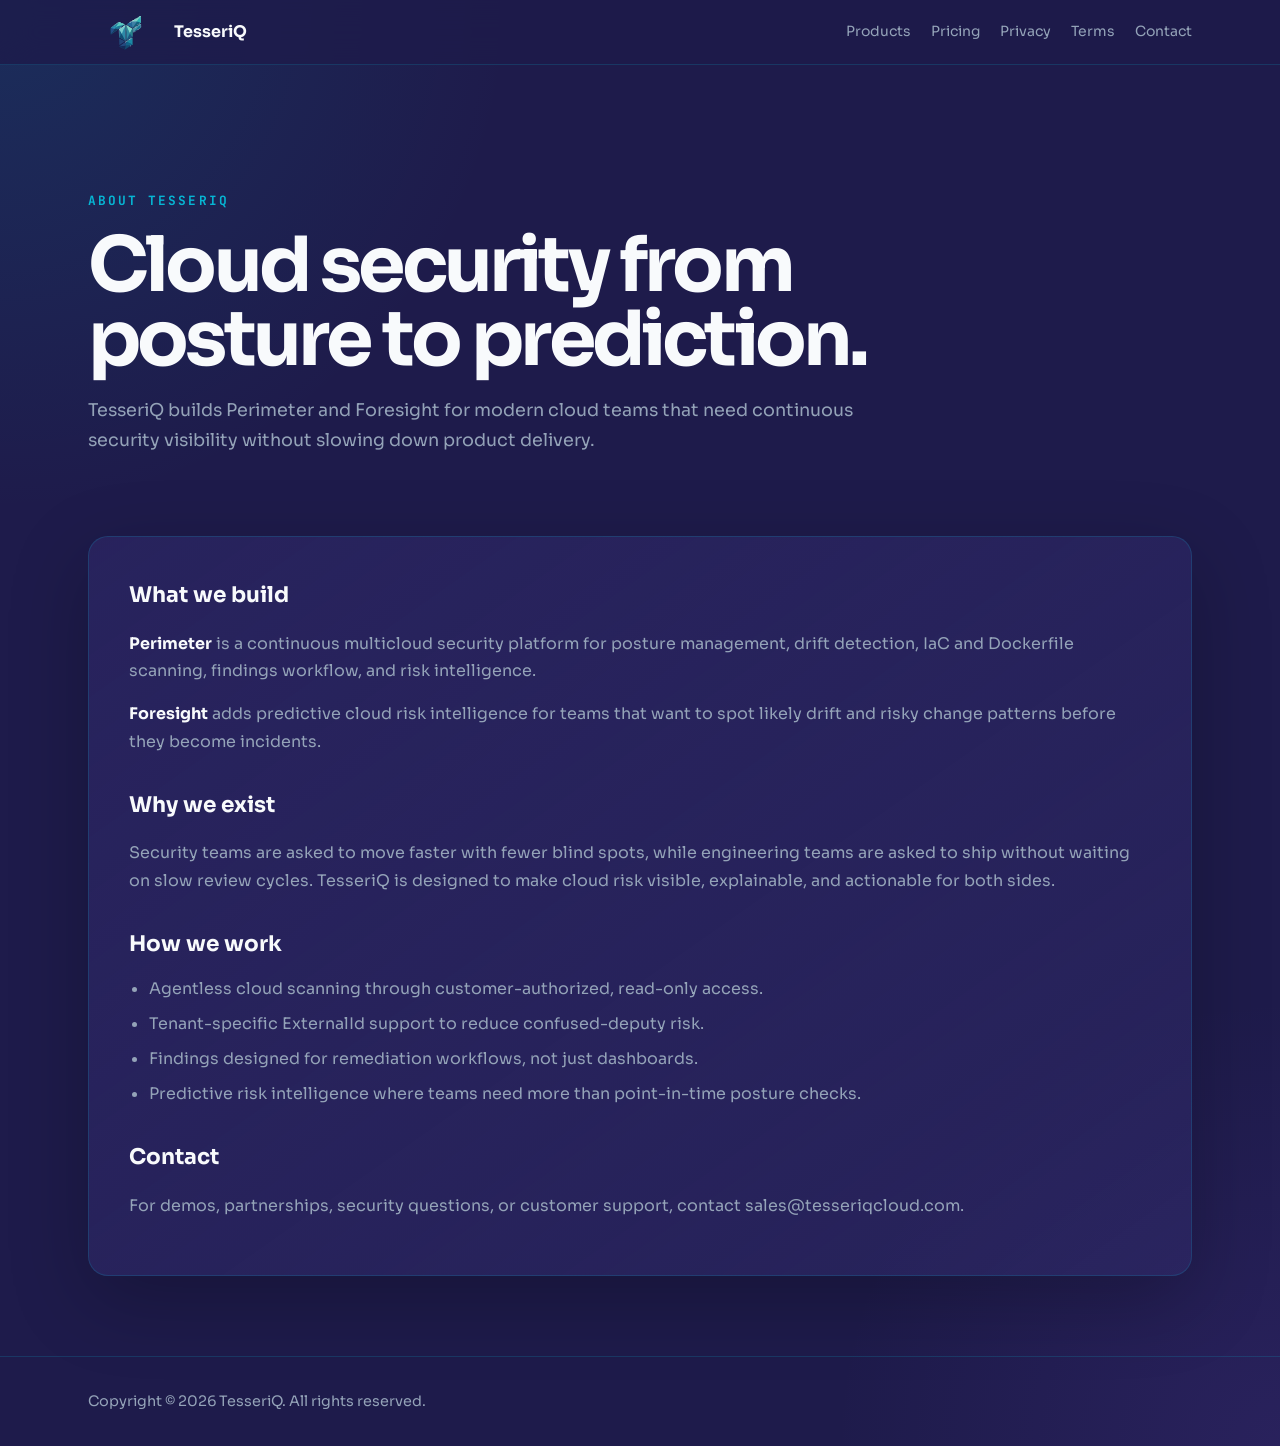
<file: about.html>
<!DOCTYPE html>
<html lang="en">

<head>
    <meta charset="UTF-8" />
    <meta name="viewport" content="width=device-width, initial-scale=1.0" />
    <title>About TesseriQ | Cloud Security from Posture to Prediction</title>
    <link rel="canonical" href="https://tesseriqcloud.com/about.html" />
    <meta name="description"
        content="Learn about TesseriQ, the team building Perimeter for continuous multicloud security posture management and Foresight for predictive cloud risk intelligence." />
    <meta property="og:title" content="About TesseriQ" />
    <meta property="og:description"
        content="TesseriQ builds cloud security products that help modern cloud teams move from posture to prediction." />
    <meta property="og:type" content="website" />
    <meta property="og:url" content="https://tesseriqcloud.com/about.html" />
    <meta property="og:image" content="https://tesseriqcloud.com/tesseriq-og.png" />
    <link rel="icon" type="image/svg+xml" href="/tesseriq-mark.svg" />
    <link rel="apple-touch-icon" href="/tesseriq-mark.png" />
    <link rel="preconnect" href="https://fonts.googleapis.com" />
    <link rel="preconnect" href="https://fonts.gstatic.com" crossorigin />
    <link
        href="https://fonts.googleapis.com/css2?family=Sora:wght@400;500;600;700;800&family=Inter:wght@400;500;600;700&family=JetBrains+Mono:wght@400;500;600;700&display=swap"
        rel="stylesheet" />
    <link rel="stylesheet" href="/page.css" />
    <!-- Google tag (gtag.js) -->
    <script async src="https://www.googletagmanager.com/gtag/js?id=G-E0Z4221B8S"></script>
    <script>
        window.dataLayer = window.dataLayer || [];
        function gtag() { dataLayer.push(arguments); }
        gtag('js', new Date());

        gtag('config', 'G-E0Z4221B8S');
    </script>
</head>

<body>
    <nav class="site-nav">
        <div class="site-shell site-nav-inner">
            <a class="brand" href="/">
                <img src="/tesseriq-mark.svg" alt="TesseriQ" />
                <span>TesseriQ</span>
            </a>
            <div class="nav-links">
                <a href="/#products">Products</a>
                <a href="/#pricing">Pricing</a>
                <a href="/privacy.html">Privacy</a>
                <a href="/terms.html">Terms</a>
                <a href="mailto:sales@tesseriqcloud.com">Contact</a>
            </div>
        </div>
    </nav>

    <main class="site-shell">
        <section class="hero">
            <p class="eyebrow">About TesseriQ</p>
            <h1>Cloud security from posture to prediction.</h1>
            <p class="lead">TesseriQ builds Perimeter and Foresight for modern cloud teams that need continuous
                security visibility without slowing down product delivery.</p>
        </section>

        <section class="content-card">
            <h2>What we build</h2>
            <p><strong>Perimeter</strong> is a continuous multicloud security platform for posture management, drift detection,
                IaC and Dockerfile scanning, findings workflow, and risk intelligence.</p>
            <p><strong>Foresight</strong> adds predictive cloud risk intelligence for teams that want to spot likely
                drift and risky change patterns before they become incidents.</p>

            <h2>Why we exist</h2>
            <p>Security teams are asked to move faster with fewer blind spots, while engineering teams are asked to ship
                without waiting on slow review cycles. TesseriQ is designed to make cloud risk visible, explainable, and
                actionable for both sides.</p>

            <h2>How we work</h2>
            <ul>
                <li>Agentless cloud scanning through customer-authorized, read-only access.</li>
                <li>Tenant-specific ExternalId support to reduce confused-deputy risk.</li>
                <li>Findings designed for remediation workflows, not just dashboards.</li>
                <li>Predictive risk intelligence where teams need more than
                    point-in-time posture checks.</li>
            </ul>

            <h2>Contact</h2>
            <p>For demos, partnerships, security questions, or customer support, contact <a
                    href="mailto:sales@tesseriqcloud.com">sales@tesseriqcloud.com</a>.</p>
        </section>
    </main>

    <footer class="site-footer">
        <div class="site-shell">Copyright &copy; 2026 TesseriQ. All rights reserved.</div>
    </footer>
</body>

</html>
</file>
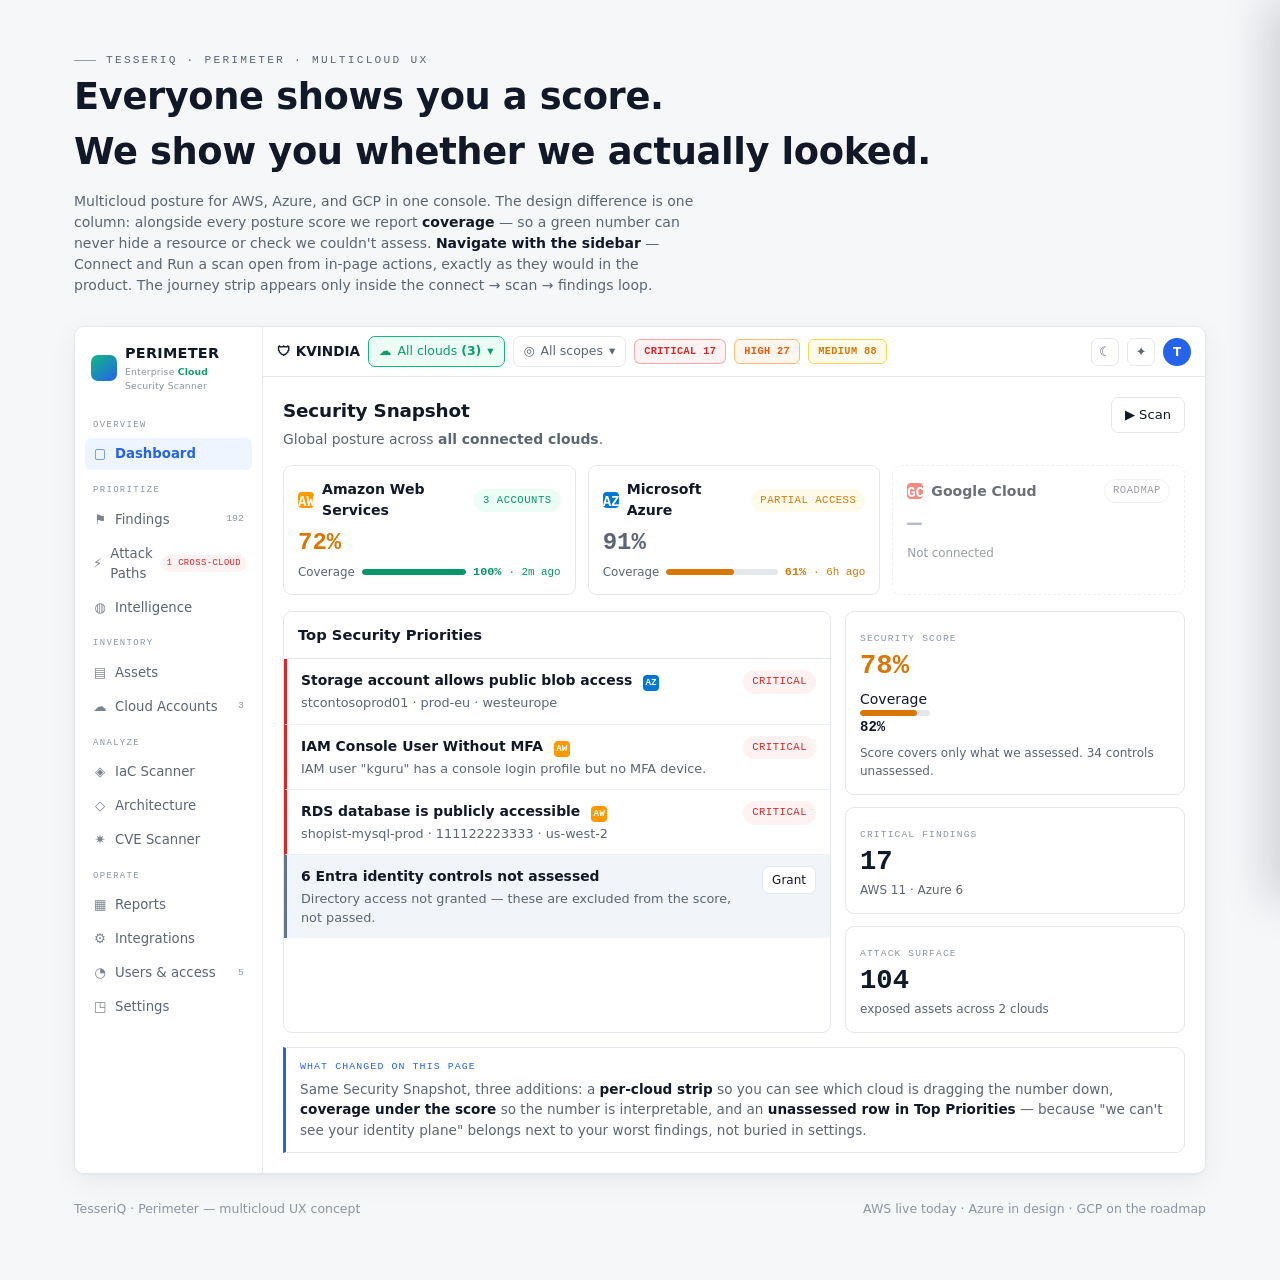
<file: multicloudux.html>
<!doctype html>
<html lang="en">
<head>
<meta charset="utf-8">
<meta name="viewport" content="width=device-width, initial-scale=1">
<meta name="robots" content="noindex, nofollow">
<title>Perimeter — Multicloud UX</title>
</head>
<body>
<style>
  :root{
    --bg:#f6f7f9; --panel:#ffffff; --rail:#0e1420; --rail-fg:#8b95a8;
    --ink:#111827; --muted:#5b6575; --faint:#8b95a8; --line:#e4e7ec; --line-soft:#eef1f4;
    --brand:#2563eb; --brand-soft:#eff5ff;
    --pass:#059669; --pass-soft:#ecfdf5;
    --fail:#dc2626; --fail-soft:#fef2f2;
    --partial:#d97706; --partial-soft:#fffbeb;
    --unknown:#64748b; --unknown-soft:#f1f5f9;
    --aws:#ff9900; --azure:#0078d4; --gcp:#ea4335;
    --f-sans:-apple-system,BlinkMacSystemFont,"Segoe UI",system-ui,Roboto,sans-serif;
    --f-mono:ui-monospace,"SF Mono","JetBrains Mono",Menlo,Consolas,monospace;
  }
  @media (prefers-color-scheme:dark){
    :root{
      --bg:#0b0f17; --panel:#121824; --rail:#080c13; --rail-fg:#7c879b;
      --ink:#e8ecf3; --muted:#9aa5b8; --faint:#6b7688; --line:#222a38; --line-soft:#1a2130;
      --brand:#60a5fa; --brand-soft:#12233f;
      --pass:#34d399; --pass-soft:#0d2a20;
      --fail:#f87171; --fail-soft:#2c1416;
      --partial:#fbbf24; --partial-soft:#2b2008;
      --unknown:#94a3b8; --unknown-soft:#1b2230;
    }
  }
  :root[data-theme="dark"]{
    --bg:#0b0f17; --panel:#121824; --rail:#080c13; --rail-fg:#7c879b;
    --ink:#e8ecf3; --muted:#9aa5b8; --faint:#6b7688; --line:#222a38; --line-soft:#1a2130;
    --brand:#60a5fa; --brand-soft:#12233f;
    --pass:#34d399; --pass-soft:#0d2a20; --fail:#f87171; --fail-soft:#2c1416;
    --partial:#fbbf24; --partial-soft:#2b2008; --unknown:#94a3b8; --unknown-soft:#1b2230;
  }
  :root[data-theme="light"]{
    --bg:#f6f7f9; --panel:#ffffff; --rail:#0e1420; --rail-fg:#8b95a8;
    --ink:#111827; --muted:#5b6575; --faint:#8b95a8; --line:#e4e7ec; --line-soft:#eef1f4;
    --brand:#2563eb; --brand-soft:#eff5ff;
    --pass:#059669; --pass-soft:#ecfdf5; --fail:#dc2626; --fail-soft:#fef2f2;
    --partial:#d97706; --partial-soft:#fffbeb; --unknown:#64748b; --unknown-soft:#f1f5f9;
  }
  *{box-sizing:border-box}
  body{margin:0;background:var(--bg);color:var(--ink);font-family:var(--f-sans);font-size:14px;line-height:1.5;-webkit-font-smoothing:antialiased}
  h1,h2,h3{margin:0;font-weight:650;letter-spacing:-.01em}
  .mono{font-family:var(--f-mono)}

  /* ---------- intro ---------- */
  .intro{max-width:1180px;margin:0 auto;padding:40px 24px 8px}
  .eyebrow{font-family:var(--f-mono);font-size:.7rem;letter-spacing:.2em;text-transform:uppercase;color:var(--faint);display:flex;align-items:center;gap:10px;margin-bottom:12px}
  .eyebrow::before{content:"";width:22px;height:1px;background:currentColor;opacity:.6}
  .intro h1{font-size:clamp(1.6rem,3.4vw,2.3rem);text-wrap:balance}
  .intro p{margin:12px 0 0;color:var(--muted);max-width:70ch}
  .intro .hl{color:var(--ink);font-weight:600}

  /* ---------- app frame ---------- */
  .frame{max-width:1180px;margin:22px auto 0;padding:0 24px}
  .app{display:grid;grid-template-columns:188px 1fr;border:1px solid var(--line);border-radius:10px;overflow:hidden;background:var(--panel);box-shadow:0 1px 2px rgba(0,0,0,.04),0 8px 28px rgba(15,23,42,.06)}
  .side{background:var(--panel);border-right:1px solid var(--line);padding:14px 10px;display:flex;flex-direction:column;gap:2px;min-width:0}
  .side .brand{display:flex;align-items:center;gap:8px;padding:2px 6px 12px}
  .side .brand .mk{width:26px;height:26px;border-radius:7px;background:linear-gradient(140deg,#10b981,var(--brand));flex:none}
  .side .brand .nm{font-weight:750;letter-spacing:.02em;font-size:.9rem;line-height:1.1}
  .side .brand .tg{font-size:.58rem;color:var(--faint);letter-spacing:.02em;display:block;margin-top:1px}
  .side .grp{font-family:var(--f-mono);font-size:.56rem;letter-spacing:.15em;text-transform:uppercase;color:var(--faint);padding:12px 8px 4px}
  .side a{display:flex;align-items:center;gap:8px;padding:6px 8px;border-radius:6px;color:var(--muted);text-decoration:none;font-size:.83rem;cursor:pointer}
  .side a:hover{background:var(--bg);color:var(--ink)}
  .side a.on{background:var(--brand-soft);color:var(--brand);font-weight:600}
  .side a .ic{width:14px;text-align:center;font-style:normal;opacity:.8}
  .side a .nu{margin-left:auto;font-family:var(--f-mono);font-size:.62rem;color:var(--faint)}
  .side .new{margin-left:auto;font-family:var(--f-mono);font-size:.52rem;letter-spacing:.08em;color:#fff;background:#10b981;padding:1px 5px;border-radius:99px}

  .topbar{display:flex;align-items:center;gap:8px;padding:9px 14px;border-bottom:1px solid var(--line);background:var(--panel);flex-wrap:wrap}
  .tenant{display:inline-flex;align-items:center;gap:6px;font-weight:650;font-size:.85rem}
  .sel{display:inline-flex;align-items:center;gap:6px;border:1px solid var(--line);border-radius:7px;padding:5px 10px;font-size:.78rem;color:var(--muted);background:var(--panel);cursor:pointer}
  .sel:hover{border-color:var(--brand);color:var(--brand)}
  .sel.hl{border-color:#10b981;color:#0f9b6c;background:#ecfdf5}
  .sevpill{font-family:var(--f-mono);font-size:.64rem;font-weight:700;letter-spacing:.04em;padding:4px 9px;border-radius:6px;border:1px solid}
  .p-c{color:var(--fail);border-color:color-mix(in srgb,var(--fail) 35%,transparent);background:var(--fail-soft)}
  .p-h{color:#ea580c;border-color:#fdba74;background:#fff7ed}
  .p-m{color:var(--partial);border-color:#fcd34d;background:var(--partial-soft)}
  .hdr-right{margin-left:auto;display:flex;align-items:center;gap:8px;position:relative}
  .bulkbar{display:none;align-items:center;gap:9px;margin:0 0 10px;padding:9px 12px;border-radius:9px;
    border:1px solid var(--brand);background:var(--brand-soft);font-size:.82rem}
  .bulkbar.on{display:flex}
  .bulkbar .bcount{font-family:var(--f-mono);font-size:.75rem;color:var(--brand)}
  .bulkbar .bnote{font-size:.74rem;color:var(--muted)}
  td.cbx,th input{cursor:pointer}
  tr.frow{cursor:pointer}
  tr.frow:hover{background:var(--bg)}

  .fdscrim{position:fixed;inset:0;background:rgba(15,23,42,.34);opacity:0;pointer-events:none;
    transition:opacity .2s;z-index:60}
  .fdscrim.on{opacity:1;pointer-events:auto}
  .fdrawer{position:fixed;top:0;right:0;height:100%;width:min(820px,95vw);background:var(--panel);
    border-left:1px solid var(--line);box-shadow:-14px 0 42px rgba(15,23,42,.16);z-index:61;
    transform:translateX(100%);transition:transform .24s cubic-bezier(.4,0,.2,1);
    display:flex;flex-direction:column;overflow:hidden}
  .fdrawer.on{transform:none}
  .fd-top{display:flex;align-items:center;gap:10px;padding:12px 16px;border-bottom:1px solid var(--line);
    background:var(--bg);flex:none}
  .fd-top .x{margin-left:auto;cursor:pointer;color:var(--muted);font-size:1rem}
  .fd-meta{display:flex;align-items:center;gap:14px;padding:10px 16px;border-bottom:1px solid var(--line);
    font-size:.76rem;color:var(--muted);flex-wrap:wrap;flex:none}
  .fd-ttl{display:flex;align-items:center;gap:11px;padding:13px 16px 4px;flex:none}
  .fd-ttl h3{font-size:1.06rem;font-weight:650}
  .fd-body{display:grid;grid-template-columns:minmax(0,1fr) 268px;gap:14px;padding:12px 16px 20px;
    overflow-y:auto;flex:1}
  .fd-sec{padding:13px 0;border-bottom:1px solid var(--line-soft)}
  .fd-sec:last-child{border-bottom:0}
  .fd-k{font-family:var(--f-mono);font-size:.62rem;letter-spacing:.11em;text-transform:uppercase;
    color:var(--faint);margin-bottom:7px}
  .fd-kv{display:grid;grid-template-columns:1fr 1fr;gap:12px 18px;font-size:.84rem}
  .fd-kv .lb{font-size:.72rem;color:var(--faint);margin-bottom:2px}
  .fd-tags{display:flex;flex-wrap:wrap;gap:5px}
  .fd-tag{font-family:var(--f-mono);font-size:.7rem;background:var(--bg);border:1px solid var(--line);
    border-radius:5px;padding:2px 7px;color:var(--muted)}
  .ns{border:1px solid var(--brand);border-radius:10px;overflow:hidden;align-self:start}
  .ns-h{background:var(--brand);color:#fff;font-weight:650;font-size:.83rem;padding:8px 12px}
  .ns-b{padding:11px 12px}
  .ns-l{font-size:.72rem;color:var(--faint);margin:9px 0 5px;font-family:var(--f-mono);
    letter-spacing:.08em;text-transform:uppercase}
  .ns-b .btn{width:100%;justify-content:center;margin-bottom:6px}
  .jlink{display:flex;align-items:center;gap:7px;font-size:.8rem;background:var(--pass-soft);
    border:1px solid color-mix(in srgb,var(--pass) 40%,transparent);border-radius:7px;padding:7px 9px;color:var(--ink)}
  .ddwrap{position:relative;display:inline-block}
  .ddm{position:absolute;top:32px;left:0;width:248px;background:var(--panel);border:1px solid var(--line);
    border-radius:9px;box-shadow:0 8px 28px rgba(15,23,42,.14);padding:6px;display:none;z-index:25}
  .ddm.open{display:block}
  .dd-h{font-family:var(--f-mono);font-size:.6rem;letter-spacing:.1em;text-transform:uppercase;
    color:var(--faint);padding:6px 9px 7px}
  .dd-i{display:flex;align-items:center;gap:8px;padding:7px 9px;border-radius:6px;font-size:.82rem;
    color:var(--ink);cursor:pointer}
  .dd-i:hover{background:var(--bg)}
  .dd-i .dd-n{margin-left:auto;font-family:var(--f-mono);font-size:.67rem;color:var(--faint)}
  .dd-i .ck{width:12px;color:var(--brand);font-size:.8rem;visibility:hidden}
  .dd-i.on .ck{visibility:visible}
  .dd-i.on{font-weight:600}
  .dd-i.dis{color:var(--faint);cursor:not-allowed}
  .dd-i.dis:hover{background:transparent}
  .dd-sep{height:1px;background:var(--line);margin:5px 0}
  .dd-note{padding:7px 9px 4px;font-size:.72rem;color:var(--muted);line-height:1.45}
  .usermenu{position:absolute;top:36px;right:0;width:236px;background:var(--panel);border:1px solid var(--line);
    border-radius:9px;box-shadow:0 8px 28px rgba(15,23,42,.14);padding:6px;display:none;z-index:20}
  .usermenu.open{display:block}
  .um-id{padding:9px 10px 10px;border-bottom:1px solid var(--line);margin-bottom:5px}
  .um-nm{font-weight:650;font-size:.87rem}
  .um-em{font-family:var(--f-mono);font-size:.71rem;color:var(--faint);margin-top:2px;word-break:break-all}
  .um-em .ro{display:inline-block;margin-left:4px;font-size:.6rem;letter-spacing:.06em;text-transform:uppercase;
    color:var(--muted);border:1px solid var(--line);border-radius:99px;padding:0 5px}
  .um-i{display:flex;align-items:center;gap:8px;padding:7px 10px;border-radius:6px;font-size:.83rem;color:var(--ink);cursor:pointer}
  .um-i:hover{background:var(--bg)}
  .um-i.danger{color:var(--fail)}
  .um-i .um-n{margin-left:auto;font-family:var(--f-mono);font-size:.68rem;color:var(--faint)}
  .um-sep{height:1px;background:var(--line);margin:5px 0}
  .ico{width:28px;height:28px;border-radius:7px;border:1px solid var(--line);display:grid;place-items:center;color:var(--muted);font-size:.8rem;cursor:pointer}
  .ico:hover{border-color:var(--brand);color:var(--brand)}
  .avatar{width:28px;height:28px;border-radius:50%;background:var(--brand);color:#fff;display:grid;place-items:center;font-size:.75rem;font-weight:700;cursor:pointer}
  .avatar:hover{filter:brightness(1.1)}
  .scanbtn{margin-left:auto;display:inline-flex;align-items:center;gap:7px;background:var(--ink);color:var(--panel);border:0;border-radius:8px;padding:7px 15px;font:inherit;font-size:.8rem;font-weight:650;cursor:pointer}
  .main{min-width:0}
  .tabs{display:flex;gap:2px;padding:0 14px;border-bottom:1px solid var(--line);background:var(--panel);overflow-x:auto}
  .tabs button{appearance:none;border:0;background:none;font:inherit;color:var(--muted);padding:13px 14px;cursor:pointer;border-bottom:2px solid transparent;white-space:nowrap}
  .tabs button:hover{color:var(--ink)}
  .tabs button[aria-selected="true"]{color:var(--brand);border-bottom-color:var(--brand);font-weight:600}
  .crumb{font-size:.78rem;color:var(--faint);margin-bottom:10px}
  .crumb span{color:var(--brand);cursor:pointer}
  .crumb span:hover{text-decoration:underline}
  .crumb b{font-weight:400;margin:0 3px}
  .screen{display:none;padding:20px}
  .screen.on{display:block}
  .shead{display:flex;justify-content:space-between;align-items:flex-start;gap:16px;margin-bottom:16px;flex-wrap:wrap}
  .shead h2{font-size:1.15rem}
  .shead p{margin:4px 0 0;color:var(--muted);font-size:.87rem}

  /* ---------- bits ---------- */
  .chip{display:inline-flex;align-items:center;gap:5px;font-family:var(--f-mono);font-size:.66rem;letter-spacing:.05em;text-transform:uppercase;padding:3px 8px;border-radius:999px;border:1px solid var(--line);color:var(--muted);white-space:nowrap}
  .chip.pass{color:var(--pass);background:var(--pass-soft);border-color:transparent}
  .chip.fail{color:var(--fail);background:var(--fail-soft);border-color:transparent}
  .chip.partial{color:var(--partial);background:var(--partial-soft);border-color:transparent}
  .chip.unknown{color:var(--unknown);background:var(--unknown-soft);border-color:transparent}
  .chip.brand{color:var(--brand);background:var(--brand-soft);border-color:transparent}
  .dot{width:7px;height:7px;border-radius:50%;flex:none}
  .cloud{display:inline-flex;align-items:center;gap:6px;font-size:.78rem;color:var(--muted);white-space:nowrap}
  .cloud b{width:16px;height:16px;border-radius:4px;display:grid;place-items:center;font-size:.58rem;color:#fff;font-weight:700;font-family:var(--f-mono)}
  .b-aws{background:var(--aws)} .b-az{background:var(--azure)} .b-gcp{background:var(--gcp)}
  .btn{appearance:none;border:1px solid var(--line);background:var(--panel);color:var(--ink);font:inherit;font-size:.82rem;padding:7px 13px;border-radius:7px;cursor:pointer;display:inline-flex;align-items:center;gap:7px}
  .btn:hover{border-color:var(--brand);color:var(--brand)}
  .btn.pri{background:var(--brand);border-color:var(--brand);color:#fff}
  .btn.pri:hover{filter:brightness(1.08);color:#fff}
  .btn:disabled{opacity:.5;cursor:not-allowed}

  /* ---------- connect grid ---------- */
  .grid3{display:grid;grid-template-columns:repeat(3,1fr);gap:14px}
  .prov{border:1px solid var(--line);border-radius:9px;padding:16px;background:var(--panel);display:flex;flex-direction:column;gap:10px}
  .prov.soon{opacity:.72;border-style:dashed}
  .prov .top{display:flex;align-items:center;gap:10px}
  .prov .nm{font-weight:650}
  .prov p{margin:0;color:var(--muted);font-size:.83rem;min-height:34px}
  .prov .act{margin-top:auto;display:flex;justify-content:space-between;align-items:center;gap:8px}

  /* ---------- capability picker ---------- */
  .cap{border:1px solid var(--line);border-radius:9px;padding:14px;display:flex;gap:12px;align-items:flex-start;background:var(--panel)}
  .cap + .cap{margin-top:10px}
  .cap.sel{border-color:var(--brand);background:var(--brand-soft)}
  .cap .rad{width:16px;height:16px;border-radius:50%;border:2px solid var(--faint);flex:none;margin-top:2px}
  .cap.sel .rad{border-color:var(--brand);box-shadow:inset 0 0 0 3px var(--panel);background:var(--brand)}
  .cap h4{margin:0 0 3px;font-size:.9rem}
  .cap p{margin:0;color:var(--muted);font-size:.82rem}

  /* ---------- tables ---------- */
  table{width:100%;border-collapse:collapse}
  th{text-align:left;font-family:var(--f-mono);font-size:.64rem;letter-spacing:.11em;text-transform:uppercase;color:var(--faint);font-weight:600;padding:9px 10px;border-bottom:1px solid var(--line);white-space:nowrap}
  td{padding:11px 10px;border-bottom:1px solid var(--line-soft);vertical-align:middle}
  tr.grp td{background:var(--bg);font-weight:600;font-size:.83rem}
  .tw{overflow-x:auto;border:1px solid var(--line);border-radius:9px}
  .num{font-family:var(--f-mono);font-variant-numeric:tabular-nums}

  /* score + coverage */
  .score{font-family:var(--f-mono);font-size:1.02rem;font-weight:700;font-variant-numeric:tabular-nums}
  .cov{display:flex;align-items:center;gap:8px;min-width:150px}
  .bar{flex:1;height:6px;border-radius:99px;background:var(--line);overflow:hidden;min-width:60px}
  .bar span{display:block;height:100%;border-radius:99px}
  .supp{font-family:var(--f-mono);font-size:.62rem;letter-spacing:.06em;color:var(--partial);text-transform:uppercase}

  /* drawer */
  .split{display:grid;grid-template-columns:1fr 380px;gap:0;border:1px solid var(--line);border-radius:9px;overflow:hidden}
  .split .l{border-right:1px solid var(--line);min-width:0}
  .drawer{background:var(--panel);padding:16px;min-width:0}
  .drawer h3{font-size:.98rem;margin-bottom:2px}
  .kv{display:grid;grid-template-columns:auto 1fr;gap:6px 14px;margin-top:12px;font-size:.83rem}
  .kv dt{color:var(--faint);font-family:var(--f-mono);font-size:.66rem;letter-spacing:.08em;text-transform:uppercase;padding-top:2px}
  .kv dd{margin:0}
  .callout{margin-top:14px;border-left:3px solid var(--partial);background:var(--partial-soft);padding:10px 12px;border-radius:0 7px 7px 0;font-size:.83rem}
  .callout b{color:var(--partial)}

  /* insight strip */
  .why{margin-top:14px;border:1px solid var(--line);border-left:3px solid var(--brand);border-radius:0 9px 9px 0;background:var(--panel);padding:12px 14px;font-size:.85rem;color:var(--muted)}
  .why b{color:var(--ink)}
  .why .tag{font-family:var(--f-mono);font-size:.62rem;letter-spacing:.11em;text-transform:uppercase;color:var(--brand);display:block;margin-bottom:4px}

  /* ---------- journey strip ---------- */
  .flow{display:flex;align-items:center;gap:6px;padding:10px 14px;border-bottom:1px solid var(--line);background:var(--bg);overflow-x:auto}
  .flow .st{display:inline-flex;align-items:center;gap:7px;padding:5px 10px;border-radius:99px;border:1px solid var(--line);background:var(--panel);
    font-size:.74rem;color:var(--muted);cursor:pointer;white-space:nowrap}
  .flow .st:hover{border-color:var(--brand);color:var(--brand)}
  .flow .st.on{border-color:var(--brand);background:var(--brand-soft);color:var(--brand);font-weight:600}
  .flow .st b{font-family:var(--f-mono);font-size:.6rem;opacity:.75}
  .flow .ar{color:var(--faint);flex:none}
  .flow .loop{margin-left:auto;font-family:var(--f-mono);font-size:.62rem;letter-spacing:.06em;text-transform:uppercase;color:var(--partial);
    display:inline-flex;align-items:center;gap:6px;white-space:nowrap}

  /* ---------- findings ---------- */
  .fwrap{display:grid;grid-template-columns:196px 1fr;gap:14px}
  .facets{border:1px solid var(--line);border-radius:9px;padding:12px;height:max-content}
  .facets h4{font-family:var(--f-mono);font-size:.62rem;letter-spacing:.11em;text-transform:uppercase;color:var(--faint);margin:0 0 8px}
  .facets h4:not(:first-child){margin-top:16px}
  .fac{display:flex;align-items:center;gap:8px;padding:4px 0;font-size:.82rem;color:var(--muted);cursor:pointer}
  .fac:hover{color:var(--ink)}
  .fac .bx{width:13px;height:13px;border-radius:3px;border:1.5px solid var(--faint);flex:none}
  .fac.on .bx{background:var(--brand);border-color:var(--brand);position:relative}
  .fac.on .bx::after{content:"✓";position:absolute;inset:0;color:#fff;font-size:9px;display:grid;place-items:center}
  .fac .n{margin-left:auto;font-family:var(--f-mono);font-size:.7rem;color:var(--faint)}
  .qbar{display:flex;align-items:center;gap:8px;border:1px solid var(--line);border-radius:8px;padding:8px 11px;background:var(--panel);margin-bottom:10px}
  .qbar .lbl{font-family:var(--f-mono);font-size:.66rem;letter-spacing:.08em;text-transform:uppercase;color:var(--faint);flex:none}
  .qbar code{font-family:var(--f-mono);font-size:.79rem;color:var(--ink)}
  .qbar code em{font-style:normal;color:var(--brand)}
  .pills{display:flex;gap:6px;align-items:center;margin-bottom:12px;flex-wrap:wrap}
  .pill{font-size:.76rem;padding:4px 10px;border-radius:99px;border:1px solid var(--line);color:var(--muted);cursor:pointer;background:var(--panel)}
  .pill.on{background:var(--brand);border-color:var(--brand);color:#fff;font-weight:600}
  .banner{display:flex;align-items:center;gap:11px;border:1px solid var(--line);border-left:3px solid var(--partial);
    background:var(--partial-soft);border-radius:0 8px 8px 0;padding:10px 13px;margin-bottom:12px;font-size:.84rem}
  .banner .grow{flex:1}
  .sev{font-family:var(--f-mono);font-size:.64rem;font-weight:700;letter-spacing:.05em;padding:3px 7px;border-radius:4px;color:#fff}
  .s-c{background:var(--fail)} .s-h{background:#ea580c} .s-m{background:var(--partial)}

  /* ---------- attack path ---------- */
  .apwrap{display:grid;grid-template-columns:250px minmax(0,1fr);gap:14px}
  .apwrap>*{min-width:0}
  .apgrid{display:grid;grid-template-columns:minmax(0,1fr) 300px;gap:12px;margin-top:12px}
  .apgrid>*{min-width:0}
  .pathcard{border:1px solid var(--line);border-radius:9px;padding:11px 12px;background:var(--panel);cursor:pointer;margin-bottom:9px}
  .pathcard.sel{border-color:var(--fail);box-shadow:0 0 0 3px var(--fail-soft)}
  .pathcard .tt{font-weight:650;font-size:.83rem;margin-top:6px}
  .pathcard .mt{font-size:.74rem;color:var(--faint);margin-top:4px;font-family:var(--f-mono)}
  .graphbox{border:1px solid var(--line);border-radius:9px;background:var(--panel);overflow-x:auto}
  .legend{display:flex;gap:16px;flex-wrap:wrap;padding:10px 14px;border-top:1px solid var(--line);font-size:.78rem;color:var(--muted)}
  .legend i{display:inline-block;width:26px;height:0;border-top-width:2px;margin-right:6px;vertical-align:middle}
  .step{display:flex;gap:10px;padding:9px 0;border-bottom:1px solid var(--line-soft);font-size:.83rem}
  .step:last-child{border-bottom:0}
  .step .n{width:20px;height:20px;border-radius:50%;background:var(--fail);color:#fff;font-size:.66rem;
    display:grid;place-items:center;flex:none;font-family:var(--f-mono);font-weight:700}

  /* ---------- framework detail panels ---------- */
  .fpanels{display:grid;grid-template-columns:250px 1fr 300px;gap:12px;margin-bottom:14px}
  .scorecard{border:1px solid var(--line);border-radius:9px;padding:13px 14px;background:var(--pass-soft);position:relative;overflow:hidden}
  .scorecard.warn{background:var(--partial-soft)}
  .scorecard .lab{font-size:.74rem;color:var(--muted);font-weight:600}
  .scorecard .big{font-family:var(--f-mono);font-size:2.5rem;font-weight:800;line-height:1;margin-top:6px;font-variant-numeric:tabular-nums}
  .scorecard svg{position:absolute;right:0;bottom:0;opacity:.45}
  .sevrow{display:flex;align-items:center;gap:9px;padding:5px 0;font-size:.79rem}
  .sevrow .nm{width:74px;flex:none}
  .sevrow .bar{flex:1}
  .sevrow .pc{font-family:var(--f-mono);font-size:.76rem;width:38px;text-align:right;font-weight:700}
  .sevrow .of{font-family:var(--f-mono);font-size:.7rem;color:var(--faint);width:56px;text-align:right}
  .failrow{display:flex;align-items:center;gap:9px;padding:6px 0;font-size:.8rem;border-left:3px solid var(--fail);padding-left:9px}
  .failrow + .failrow{border-top:1px solid var(--line-soft)}
  .rp{display:flex;align-items:center;gap:7px;min-width:132px}
  .rp .num{font-size:.76rem;font-weight:700}
  .rp .of{font-family:var(--f-mono);font-size:.68rem;color:var(--faint)}
  .chg{font-family:var(--f-mono);font-size:.68rem;color:var(--faint)}
  .chg.up{color:var(--pass)} .chg.dn{color:var(--fail)}
  .scale{display:flex;align-items:center;gap:10px;margin-bottom:9px;font-size:.8rem;color:var(--muted);flex-wrap:wrap}

  /* ---------- scoped scan ---------- */
  .scanwrap{display:grid;grid-template-columns:1fr 360px;gap:14px}
  .box{border:1px solid var(--line);border-radius:9px;background:var(--panel)}
  .box .bh{padding:11px 14px;border-bottom:1px solid var(--line);font-family:var(--f-mono);font-size:.62rem;letter-spacing:.11em;text-transform:uppercase;color:var(--faint)}
  .box .bb{padding:12px 14px}
  .tree{font-size:.85rem}
  .tree .row{display:flex;align-items:center;gap:9px;padding:7px 4px;border-radius:6px}
  .tree .row:hover{background:var(--bg)}
  .tree .row.kid{padding-left:26px}
  .tree .row.off{opacity:.5}
  .cb{width:15px;height:15px;border-radius:4px;border:1.5px solid var(--faint);flex:none;position:relative}
  .cb.on{background:var(--brand);border-color:var(--brand)}
  .cb.on::after{content:"✓";position:absolute;inset:0;color:#fff;font-size:10px;display:grid;place-items:center}
  .cb.half{background:var(--brand);border-color:var(--brand)}
  .cb.half::after{content:"–";position:absolute;inset:0;color:#fff;font-size:11px;display:grid;place-items:center}
  .tree .meta{margin-left:auto;font-family:var(--f-mono);font-size:.7rem;color:var(--faint)}
  .plan{display:grid;grid-template-columns:1fr 1fr;gap:10px;margin-bottom:12px}
  .stat{border:1px solid var(--line);border-radius:8px;padding:10px 12px}
  .stat .k{font-family:var(--f-mono);font-size:.58rem;letter-spacing:.11em;text-transform:uppercase;color:var(--faint)}
  .stat .v{font-family:var(--f-mono);font-size:1.15rem;font-weight:700;margin-top:2px}
  .rules{display:flex;flex-direction:column;gap:9px;font-size:.84rem}
  .rule{display:flex;gap:9px;align-items:flex-start}
  .rule .m{flex:none;width:16px;text-align:center;font-weight:700}
  .rule .m.y{color:var(--pass)} .rule .m.n{color:var(--fail)} .rule .m.i{color:var(--partial)}
  .fresh{font-family:var(--f-mono);font-size:.68rem;color:var(--faint);white-space:nowrap}
  .fresh.now{color:var(--pass)}
  .fresh.old{color:var(--partial)}
  tr[data-goto]{cursor:pointer}
  tr[data-goto]:hover td{background:var(--brand-soft)}
  .opendet{display:inline-block;margin-left:9px;font-family:var(--f-mono);font-size:.64rem;letter-spacing:.06em;
    text-transform:uppercase;color:var(--brand);white-space:nowrap}

  /* ---------- dashboard ---------- */
  .cloudstrip{display:grid;grid-template-columns:repeat(3,1fr);gap:12px;margin-bottom:16px}
  .cc{border:1px solid var(--line);border-radius:9px;padding:13px 14px;background:var(--panel)}
  .cc.off{opacity:.62;border-style:dashed}
  .cc .hd{display:flex;align-items:center;gap:8px;margin-bottom:9px}
  .cc .hd b{font-weight:650;font-size:.88rem}
  .cc .sc{font-family:var(--f-mono);font-size:1.5rem;font-weight:700;font-variant-numeric:tabular-nums;line-height:1}
  .cc .cvline{display:flex;align-items:center;gap:7px;margin-top:9px;font-size:.74rem;color:var(--muted)}
  .kpis{display:grid;grid-template-columns:repeat(4,1fr);gap:12px;margin-top:14px}
  .kpi{border:1px solid var(--line);border-radius:9px;padding:14px;background:var(--panel)}
  .kpi .k{font-family:var(--f-mono);font-size:.6rem;letter-spacing:.12em;text-transform:uppercase;color:var(--faint)}
  .kpi .v{font-family:var(--f-mono);font-size:1.7rem;font-weight:700;margin-top:5px;line-height:1}
  .kpi .sub{font-size:.75rem;color:var(--muted);margin-top:6px}
  .prio{border:1px solid var(--line);border-radius:9px;background:var(--panel);overflow:hidden}
  .prio .ph{padding:12px 14px;border-bottom:1px solid var(--line);font-weight:650;font-size:.92rem}
  .prio .pr{display:flex;gap:11px;align-items:flex-start;padding:11px 14px;border-bottom:1px solid var(--line-soft);border-left:3px solid var(--fail)}
  .prio .pr:last-child{border-bottom:0}
  .prio .pr .t{font-weight:600;font-size:.87rem}
  .prio .pr .d{color:var(--muted);font-size:.8rem;margin-top:2px}

  /* ---------- settings ---------- */
  .setwrap{display:grid;grid-template-columns:190px 1fr;gap:14px}
  .setnav{border:1px solid var(--line);border-radius:9px;padding:8px;height:max-content}
  .setnav a{display:flex;align-items:center;gap:8px;padding:7px 9px;border-radius:6px;font-size:.83rem;color:var(--muted);cursor:pointer}
  .setnav a.on{background:var(--brand-soft);color:var(--brand);font-weight:600}
  .setnav a:hover{color:var(--ink)}
  .radio{display:flex;gap:9px;align-items:flex-start;padding:9px 11px;border:1px solid var(--line);border-radius:8px;cursor:pointer}
  .radio + .radio{margin-top:7px}
  .radio.sel{border-color:var(--brand);background:var(--brand-soft)}
  .radio .rd{width:15px;height:15px;border-radius:50%;border:2px solid var(--faint);flex:none;margin-top:2px}
  .radio.sel .rd{border-color:var(--brand);background:var(--brand);box-shadow:inset 0 0 0 3px var(--panel)}
  .radio .tt{font-size:.85rem;font-weight:600}
  .radio .dd{font-size:.78rem;color:var(--muted);margin-top:1px}

  /* ---------- intelligence ---------- */
  .pred{border:1px solid var(--line);border-left:3px solid var(--partial);border-radius:0 9px 9px 0;padding:13px 15px;background:var(--panel);margin-bottom:10px}
  .pred .ttl{font-weight:650;font-size:.89rem}
  .pred .obs{font-size:.82rem;color:var(--muted);margin-top:5px}
  .pred .ft{display:flex;gap:10px;align-items:center;margin-top:10px;flex-wrap:wrap;font-size:.75rem;color:var(--faint)}
  .act{font-family:var(--f-mono);font-size:.68rem;padding:3px 8px;border-radius:6px;border:1px solid var(--line);color:var(--muted)}

  footer{max-width:1180px;margin:26px auto 60px;padding:0 24px;color:var(--faint);font-size:.78rem;display:flex;justify-content:space-between;gap:16px;flex-wrap:wrap}
  @media (max-width:900px){
    .scanwrap,.setwrap,.cloudstrip,.kpis,.apwrap,.apgrid,.fpanels{grid-template-columns:1fr}
    .app{grid-template-columns:1fr}
    .side{flex-direction:row;flex-wrap:wrap;align-items:center;border-right:0;border-bottom:1px solid var(--line);padding:10px}
    .side .grp{display:none}
    .side .brand{padding:0 10px 0 2px}
    .side a{padding:5px 8px}
    .side a .nu,.side .new{display:none}
    .fwrap{grid-template-columns:1fr}
    .grid3{grid-template-columns:1fr}
    .split{grid-template-columns:1fr}
    .split .l{border-right:0;border-bottom:1px solid var(--line)}
  }
</style>

<div class="intro">
  <p class="eyebrow">TesseriQ · Perimeter · Multicloud UX</p>
  <h1>Everyone shows you a score.<br>We show you whether we actually looked.</h1>
  <p>Multicloud posture for AWS, Azure, and GCP in one console. The design difference is one column:
  alongside every posture score we report <span class="hl">coverage</span> — so a green number can never
  hide a resource or check we couldn't assess. <span class="hl">Navigate with the sidebar</span> — Connect and Run a scan open from
  in-page actions, exactly as they would in the product. The journey strip appears only inside the
  connect → scan → findings loop.</p>
</div>

<div class="frame">
  <div class="app">
    <nav class="side">
      <div class="brand"><span class="mk"></span><span><span class="nm">PERIMETER</span>
        <span class="tg">Enterprise <b style="color:#0f9b6c">Cloud</b> Security Scanner</span></span></div>

      <div class="grp">Overview</div>
      <a data-goto="s0"><i class="ic">▢</i>Dashboard</a>

      <div class="grp">Prioritize</div>
      <a data-goto="s5"><i class="ic">⚑</i>Findings <span class="nu">192</span></a>
      <a data-goto="s11"><i class="ic">⚡</i>Attack Paths <span class="chip fail" style="margin-left:auto;font-size:.55rem;padding:1px 5px">1 cross-cloud</span></a>
      <a data-goto="s8"><i class="ic">◍</i>Intelligence</a>

      <div class="grp">Inventory</div>
      <a><i class="ic">▤</i>Assets</a>
      <a data-goto="s2"><i class="ic">☁</i>Cloud Accounts <span class="nu">3</span></a>

      <div class="grp">Analyze</div>
      <a><i class="ic">◈</i>IaC Scanner</a>
      <a><i class="ic">◇</i>Architecture</a>
      <a><i class="ic">✷</i>CVE Scanner</a>

      <div class="grp">Operate</div>
      <a><i class="ic">▦</i>Reports</a>
      <a data-goto="s9"><i class="ic">⚙</i>Integrations</a>
      <a data-goto="s10"><i class="ic">◔</i>Users &amp; access <span class="nu">5</span></a>
      <a data-goto="s7"><i class="ic">◳</i>Settings</a>
    </nav>
    <div class="main">
      <div class="topbar">
        <span class="tenant">🛡 KVINDIA</span>
        <div class="ddwrap">
          <span class="sel hl" id="cloudBtn">☁ <span id="cloudLbl">All clouds <b style="font-weight:700">(3)</b></span> ▾</span>
          <div class="ddm" id="cloudMenu">
            <div class="dd-h">Filter by cloud</div>
            <div class="dd-i on" data-lbl="All clouds <b style=&quot;font-weight:700&quot;>(3)</b>"><span class="ck">✓</span>All clouds <span class="dd-n">3</span></div>
            <div class="dd-i" data-lbl="AWS <b style=&quot;font-weight:700&quot;>(2)</b>"><span class="ck">✓</span>AWS <span class="dd-n">2 accounts</span></div>
            <div class="dd-i" data-lbl="Azure <b style=&quot;font-weight:700&quot;>(1)</b>"><span class="ck">✓</span>Azure <span class="dd-n">1 subscription</span></div>
            <div class="dd-i dis"><span class="ck">✓</span>GCP <span class="dd-n">roadmap</span></div>
            <div class="dd-sep"></div>
            <div class="dd-i" data-goto="s2"><span class="ck">✓</span>Manage connections →</div>
          </div>
        </div>
        <div class="ddwrap">
          <span class="sel" id="scopeBtn">◎ <span id="scopeLbl">All scopes</span> ▾</span>
          <div class="ddm" id="scopeMenu" style="width:262px">
            <div class="dd-h">Filter by scope</div>
            <div class="dd-i on" data-lbl="All scopes"><span class="ck">✓</span>All scopes <span class="dd-n">3</span></div>
            <div class="dd-i" data-lbl="AWS · prod"><span class="ck">✓</span>AWS · prod <span class="dd-n">1111·2222·3333</span></div>
            <div class="dd-i" data-lbl="AWS · staging"><span class="ck">✓</span>AWS · staging <span class="dd-n">4444·5555·6666</span></div>
            <div class="dd-i" data-lbl="Azure · Production"><span class="ck">✓</span>Azure · Production <span class="dd-n">sub-a91f</span></div>
            <div class="dd-sep"></div>
            <div class="dd-note">Narrowing scope <b>recomputes coverage</b> — the denominator follows the filter, so a score never spans scopes you didn't select.</div>
            <div class="dd-i" data-goto="s7"><span class="ck">✓</span>Edit scan scope →</div>
          </div>
        </div>
        <span class="sevpill p-c">CRITICAL 17</span>
        <span class="sevpill p-h">HIGH 27</span>
        <span class="sevpill p-m">MEDIUM 88</span>
        <span class="hdr-right">
          <span class="ico" title="Theme">☾</span>
          <span class="ico" title="Notifications">✦</span>
          <span class="avatar" id="avatarBtn" title="Your account">T</span>
          <div class="usermenu" id="userMenu">
            <div class="um-id">
              <div class="um-nm">Thiru</div>
              <div class="um-em" title="Email is managed by your identity provider">thiru@kvindia.com <span class="ro">read-only</span></div>
              <div style="margin-top:7px"><span class="chip brand">Owner</span> <span style="color:var(--faint);font-size:.72rem">· All clouds</span></div>
            </div>
            <a class="um-i">Profile &amp; password</a>
            <a class="um-i">Active sessions <span class="um-n">2</span></a>
            <div class="um-sep"></div>
            <a class="um-i" data-goto="s10">Manage users &amp; access →</a>
            <div class="um-sep"></div>
            <a class="um-i danger">Sign out</a>
            <a class="um-i danger">Terminate all sessions</a>
          </div>
        </span>
      </div>

      <!-- journey strip: the product loop, always visible -->
      <div class="flow" aria-label="Product flow">
        <span class="st on" data-goto="s1"><b>1</b> Connect</span><span class="ar">→</span>
        <span class="st" data-goto="s2"><b>2</b> Verify access</span><span class="ar">→</span>
        <span class="st" data-goto="s6"><b>3</b> Scan</span><span class="ar">→</span>
        <span class="st" data-goto="s5"><b>4</b> Findings</span>
        <span class="loop">↺ coverage gap sends you back to step 1</span>
      </div>

      <!-- ================= S1 CONNECT ================= -->
      <section class="screen" id="s1">
        <div class="crumb"><span data-goto="s2">Cloud Accounts</span> <b>›</b> Connect a cloud</div>
        <div class="shead">
          <div><h2>Connect a cloud</h2><p>One read-only connection per cloud. Nothing is written to your account, ever.</p></div>
        </div>

        <div class="grid3">
          <div class="prov">
            <div class="top"><span class="cloud"><b class="b-aws">AW</b></span><span class="nm">Amazon Web Services</span></div>
            <p>Cross-account IAM role with ExternalId. No stored credentials.</p>
            <div class="act"><span class="chip pass"><span class="dot" style="background:var(--pass)"></span>3 accounts connected</span><button class="btn" data-goto="s2">Manage</button></div>
          </div>
          <div class="prov">
            <div class="top"><span class="cloud"><b class="b-az">AZ</b></span><span class="nm">Microsoft Azure</span></div>
            <p>Azure Lighthouse delegation or Entra app consent. Choose what we may read.</p>
            <div class="act"><span class="chip brand">Ready to connect</span><button class="btn pri">Connect</button></div>
          </div>
          <div class="prov soon">
            <div class="top"><span class="cloud"><b class="b-gcp">GC</b></span><span class="nm">Google Cloud</span></div>
            <p>Organization → folders → projects, via workload identity federation.</p>
            <div class="act"><span class="chip">On the roadmap</span><button class="btn" disabled>Connect</button></div>
          </div>
        </div>

        <div class="shead" style="margin-top:24px">
          <div><h2 style="font-size:1rem">Azure · what may we read?</h2><p>Two independent grants. You can revoke either one without breaking the other.</p></div>
        </div>

        <div class="cap sel">
          <span class="rad"></span>
          <div>
            <h4>Infrastructure only <span class="chip pass" style="margin-left:6px">Recommended to start</span></h4>
            <p><span class="mono">Reader</span> on the subscriptions you delegate, via Azure Lighthouse. Covers storage, network, disks, Key Vault, SQL, Defender.
            <b>Fully supported on its own</b> — identity controls will simply report as <i>not assessed</i> rather than silently passing.</p>
          </div>
        </div>
        <div class="cap">
          <span class="rad"></span>
          <div>
            <h4>Infrastructure + Entra ID directory</h4>
            <p>Adds Microsoft Graph <span class="mono">RoleManagement.Read.Directory</span> for privileged-role, MFA and legacy-auth controls.
            Tenant-wide consent, broader exposure — granted and revoked separately from the above.</p>
          </div>
        </div>

        <div class="why"><span class="tag">Why this screen looks like this</span>
          Competitors ask for one blanket grant. We split <b>infrastructure</b> from <b>directory</b> access because they are different trust asks —
          and because a customer who declines directory access should see honest gaps, not a falsely clean report.</div>
      </section>

      <!-- ================= S2 CONNECTIONS ================= -->
      <section class="screen" id="s2">
        <div class="shead">
          <div><h2>Cloud connections</h2><p>Connection → scope → target. Each cloud keeps its own hierarchy rather than being flattened into "accounts".</p></div>
          <div style="display:flex;gap:8px"><button class="btn" data-goto="s6">▶ Run a scan</button><button class="btn" data-goto="s5">View findings →</button><button class="btn pri" data-goto="s1">+ Add connection</button></div>
        </div>

        <div class="tw">
          <table>
            <thead><tr><th style="width:34%">Connection / scope</th><th>Type</th><th>Capabilities</th><th>Targets</th><th>Last verified</th><th>Status</th></tr></thead>
            <tbody>
              <tr class="grp"><td colspan="7"><span class="cloud"><b class="b-aws">AW</b> Amazon Web Services · Organization o-7f3k</span></td></tr>
              <tr><td style="padding-left:26px">Production <span class="mono" style="color:var(--faint)">111122223333</span></td><td>Account</td><td><span class="chip pass">read-only role</span></td><td class="num">18 regions</td><td class="num">2m ago</td><td><span class="chip pass">Healthy</span></td></tr>
              <tr><td style="padding-left:26px">Staging <span class="mono" style="color:var(--faint)">444455556666</span></td><td>Account</td><td><span class="chip pass">read-only role</span></td><td class="num">4 regions</td><td class="num">2m ago</td><td><span class="chip pass">Healthy</span></td></tr>

              <tr class="grp"><td colspan="7"><span class="cloud"><b class="b-az">AZ</b> Microsoft Azure · Entra tenant contoso.onmicrosoft.com</span></td></tr>
              <tr><td style="padding-left:26px">Platform <span class="mono" style="color:var(--faint)">mgmt-group/root</span></td><td>Management group</td><td><span class="chip pass">ARM</span> <span class="chip unknown">Entra ✕</span></td><td class="num">5 subscriptions</td><td class="num">6m ago</td><td><span class="chip partial">Partial access</span></td></tr>
              <tr><td style="padding-left:44px">prod-eu <span class="mono" style="color:var(--faint)">sub 3f9…21a</span></td><td>Subscription</td><td><span class="chip pass">ARM</span></td><td class="num">westeurope +2</td><td class="num">6m ago</td><td><span class="chip pass">Healthy</span></td></tr>
              <tr><td style="padding-left:44px">prod-us <span class="mono" style="color:var(--faint)">sub 8b1…7c4</span></td><td>Subscription</td><td><span class="chip fail">Reader revoked</span></td><td class="num">eastus</td><td class="num">6m ago</td><td><span class="chip fail">Needs attention</span></td></tr>
            </tbody>
          </table>
        </div>

        <div class="why"><span class="tag">Why this screen looks like this</span>
          One Azure tenant exposes many subscriptions, and a GCP organization contains folders and projects.
          Flattening that into a list of "accounts" loses the delegation boundary — so <b>the hierarchy is the model</b>, not a display detail.
          Note <b>prod-us</b>: one subscription lost Reader while its siblings are fine. The connection <b>degrades</b>; it doesn't fail.</div>
      </section>


      <!-- ================= S10 USERS & ACCESS ================= -->
      <section class="screen" id="s10">
        <div class="shead">
          <div><h2>Users &amp; access</h2><p>Manage your team. A grant is a <b>role</b> plus the <b>scope</b> it applies to.</p></div>
          <button class="btn pri">+ Invite user</button>
        </div>

        <div style="display:grid;grid-template-columns:repeat(3,1fr);gap:12px;margin-bottom:16px">
          <div class="kpi"><span class="k">Seats</span><div class="v">4 <span style="color:var(--faint);font-size:1rem">/ 15</span></div></div>
          <div class="kpi"><span class="k">Verified</span><div class="v" style="color:var(--pass)">4<span style="color:var(--faint);font-size:1rem">/4</span></div></div>
          <div class="kpi"><span class="k">2FA enabled</span><div class="v" style="color:var(--fail)">2<span style="color:var(--faint);font-size:1rem">/4</span></div></div>
        </div>

        <div class="tw">
          <table>
            <thead><tr><th style="width:26%">User</th><th>Role</th><th style="width:30%">Scope</th><th>Can do</th><th>2FA</th></tr></thead>
            <tbody>
              <tr><td><b>Thiru</b> <span style="color:var(--faint);font-size:.78rem">(you)</span><div class="mono" style="font-size:.75rem;color:var(--faint)">thiru@kvindia.com</div></td>
                  <td><span class="chip brand">Owner</span></td>
                  <td><span class="chip">All clouds</span> <span style="color:var(--faint);font-size:.74rem">· not scopable</span></td>
                  <td style="font-size:.8rem;color:var(--muted)">Billing · tenant lifecycle · everything below</td>
                  <td><span class="chip pass">On</span></td></tr>

              <tr><td><b>Marco</b><div class="mono" style="font-size:.75rem;color:var(--faint)">marco@kvindia.com</div></td>
                  <td><span class="chip brand">Admin</span></td>
                  <td><span class="chip">All clouds</span> <span style="color:var(--faint);font-size:.74rem">· not scopable</span></td>
                  <td style="font-size:.8rem;color:var(--muted)">Connections · grants · settings · users</td>
                  <td><span class="chip pass">On</span></td></tr>

              <tr style="background:var(--brand-soft)"><td><b>Jane Doe</b><div class="mono" style="font-size:.75rem;color:var(--faint)">jane@kvindia.com</div></td>
                  <td><span class="chip" style="color:#7c3aed;background:#f5f3ff">Analyst</span></td>
                  <td><span class="cloud"><b class="b-aws">AW</b></span> <b style="font-size:.82rem">Production</b> <span class="mono" style="color:var(--faint);font-size:.74rem">111122223333</span></td>
                  <td style="font-size:.8rem;color:var(--muted)">Triage · suppress · create tickets — <b>in this account only</b></td>
                  <td><span class="chip fail">Off</span></td></tr>

              <tr><td><b>Priya</b><div class="mono" style="font-size:.75rem;color:var(--faint)">priya@auditco.com</div></td>
                  <td><span class="chip">Auditor</span></td>
                  <td><span class="chip">All clouds</span> <span style="color:var(--faint);font-size:.74rem">· read-only</span></td>
                  <td style="font-size:.8rem;color:var(--muted)">View + export evidence. No suppress, no remediate.</td>
                  <td><span class="chip fail">Off</span></td></tr>

              <tr><td><b>Sven</b><div class="mono" style="font-size:.75rem;color:var(--faint)">sven@kvindia.com</div></td>
                  <td><span class="chip" style="color:#7c3aed;background:#f5f3ff">Analyst</span></td>
                  <td><span class="cloud"><b class="b-az">AZ</b></span> <b style="font-size:.82rem">Platform</b> <span class="mono" style="color:var(--faint);font-size:.74rem">mgmt-group/root</span>
                      <div style="font-size:.72rem;color:var(--faint);margin-top:2px">↳ inherits to 5 subscriptions</div></td>
                  <td style="font-size:.8rem;color:var(--muted)">Triage across the Azure subtree</td>
                  <td><span class="chip pass">On</span></td></tr>
            </tbody>
          </table>
        </div>

        <div style="display:grid;grid-template-columns:1fr 1fr;gap:12px;margin-top:14px">
          <div class="box"><div class="bh">Roles — what you can do</div><div class="bb" style="font-size:.83rem;color:var(--muted)">
            <div style="display:flex;gap:9px;padding:4px 0"><span class="chip brand" style="flex:none">Owner</span><span>Billing, tenant lifecycle. One per tenant. Unscoped.</span></div>
            <div style="display:flex;gap:9px;padding:4px 0"><span class="chip brand" style="flex:none">Admin</span><span>Connections, access grants, settings, users. Unscoped.</span></div>
            <div style="display:flex;gap:9px;padding:4px 0"><span class="chip" style="flex:none;color:#7c3aed;background:#f5f3ff">Analyst</span><span>Triage, suppress, ticket. <b>Scopable.</b></span></div>
            <div style="display:flex;gap:9px;padding:4px 0"><span class="chip" style="flex:none">Auditor</span><span>Read + export only. <b>Scopable.</b></span></div>
          </div></div>

          <div class="box"><div class="bh">Scope — where it applies</div><div class="bb" style="font-size:.83rem;color:var(--muted)">
            Grants attach to any level of the cloud hierarchy and inherit downward:
            <div class="mono" style="font-size:.76rem;margin-top:9px;line-height:1.9;color:var(--ink)">
              All clouds<br>
              &nbsp;└ Connection <span style="color:var(--faint)">(Entra tenant / AWS org)</span><br>
              &nbsp;&nbsp;&nbsp;└ Scope <span style="color:var(--faint)">(mgmt group / folder)</span><br>
              &nbsp;&nbsp;&nbsp;&nbsp;&nbsp;└ Target <span style="color:var(--faint)">(account / subscription / project)</span>
            </div>
            <div style="margin-top:10px">Same tree the scanner uses — one hierarchy, not a parallel permissions model.</div>
          </div></div>
        </div>

        <div class="callout" style="margin-top:14px"><b>Numbers follow the grant, not the tenant.</b> Jane sees a posture score and
        coverage computed over <b>AWS Production only</b> — not the tenant-wide 78%. A global figure shown to a scoped user leaks how
        other teams are doing. Scoped access without scoped aggregation is an information leak wearing an access-control costume.</div>

        <div class="why"><span class="tag">Why role × scope, and not more roles</span>
          The instinct is to add roles ("Azure admin", "AWS auditor") — that multiplies with every cloud you support.
          Keeping <b>four roles</b> and making <b>scope</b> the second axis means adding GCP adds zero roles.
          <b>Owner and Admin stay unscoped</b> on purpose: granting directory access or rotating a credential is a tenant-wide
          trust decision, so it can't sit behind a per-account grant.</div>
      </section>


      <!-- ================= S11 ATTACK PATHS ================= -->
      <section class="screen" id="s11">
        <div class="shead">
          <div><h2>Attack path analysis</h2><p>Reachability through network, identity, and data relationships — <b>across clouds</b>.</p></div>
          <div style="display:flex;gap:8px"><button class="btn">Export</button><button class="btn" data-goto="s6">▶ Rescan scope</button></div>
        </div>

        <div class="apwrap">
          <div>
            <div style="font-family:var(--f-mono);font-size:.62rem;letter-spacing:.11em;text-transform:uppercase;color:var(--faint);margin-bottom:8px">Discovered paths (4)</div>

            <div class="pathcard sel">
              <div><span class="chip fail">Critical</span> <span class="chip brand">Cross-cloud</span></div>
              <div class="tt">Entra identity → AWS data</div>
              <div class="mt">6 nodes · 5 steps · <span style="color:var(--pass)">proven</span></div>
            </div>
            <div class="pathcard">
              <div><span class="chip fail">Critical</span></div>
              <div class="tt">Public VM → role → database</div>
              <div class="mt">5 nodes · 4 steps · <span style="color:var(--pass)">proven</span></div>
            </div>
            <div class="pathcard">
              <div><span class="chip" style="color:#ea580c;background:#fff7ed">High</span></div>
              <div class="tt">IAM console user without MFA</div>
              <div class="mt">3 nodes · 3 steps · <span style="color:var(--partial)">inferred</span></div>
            </div>
            <div class="pathcard">
              <div><span class="chip unknown">Unknown</span></div>
              <div class="tt">Entra privileged roles</div>
              <div class="mt"><span style="color:var(--unknown)">not assessed — no directory access</span></div>
            </div>
          </div>

          <div>
            <div class="graphbox">
              <svg viewBox="0 0 880 300" style="width:100%;min-width:640px;height:auto;display:block" role="img"
                   aria-label="Cross-cloud attack path: internet to Azure application gateway to public VM to managed identity, across the federation boundary to an AWS IAM role and an S3 bucket holding sensitive data.">
                <!-- federation boundary -->
                <line x1="530" y1="30" x2="530" y2="270" stroke="var(--brand)" stroke-width="1.5" stroke-dasharray="5 5" opacity=".5"/>
                <text x="530" y="24" text-anchor="middle" font-size="10" fill="var(--brand)" font-family="ui-monospace,monospace">FEDERATION BOUNDARY</text>
                <text x="300" y="292" text-anchor="middle" font-size="10" fill="#0078d4" font-family="ui-monospace,monospace">MICROSOFT AZURE</text>
                <text x="700" y="292" text-anchor="middle" font-size="10" fill="#ff9900" font-family="ui-monospace,monospace">AMAZON WEB SERVICES</text>

                <!-- proven edges (solid) -->
                <g stroke="#dc2626" stroke-width="2.5" fill="none">
                  <line x1="96" y1="150" x2="164" y2="150"/>
                  <line x1="216" y1="150" x2="284" y2="150"/>
                  <line x1="336" y1="150" x2="404" y2="150"/>
                  <line x1="456" y1="150" x2="604" y2="150"/>
                  <line x1="656" y1="150" x2="724" y2="150"/>
                </g>
                <!-- inferred edge (dashed) -->
                <line x1="310" y1="122" x2="310" y2="90" stroke="#94a3b8" stroke-width="2" stroke-dasharray="4 4"/>
                <line x1="630" y1="122" x2="630" y2="90" stroke="#94a3b8" stroke-width="2" stroke-dasharray="4 4"/>

                <!-- nodes -->
                <g font-family="-apple-system,sans-serif" font-size="11" text-anchor="middle">
                  <circle cx="70" cy="150" r="26" fill="#e0e7ff" stroke="#dc2626" stroke-width="2.5"/>
                  <text x="70" y="155" font-size="15">🌐</text><text x="70" y="196" fill="var(--ink)">Internet</text>

                  <circle cx="190" cy="150" r="26" fill="#0078d4" stroke="#dc2626" stroke-width="2.5"/>
                  <text x="190" y="155" fill="#fff" font-size="13">⇥</text><text x="190" y="196" fill="var(--ink)">App Gateway</text>

                  <circle cx="310" cy="150" r="26" fill="#0078d4" stroke="#dc2626" stroke-width="2.5"/>
                  <text x="310" y="155" fill="#fff" font-size="13">▣</text><text x="310" y="196" fill="var(--ink)">Public VM</text>

                  <circle cx="310" cy="64" r="22" fill="#dc2626"/>
                  <text x="310" y="69" fill="#fff" font-size="13">!</text><text x="310" y="34" fill="var(--muted)" font-size="10">Critical CVE</text>

                  <circle cx="430" cy="150" r="26" fill="#7c3aed" stroke="#dc2626" stroke-width="2.5"/>
                  <text x="430" y="155" fill="#fff" font-size="13">◉</text><text x="430" y="196" fill="var(--ink)">Managed identity</text>

                  <circle cx="630" cy="150" r="26" fill="#ff9900" stroke="#dc2626" stroke-width="2.5"/>
                  <text x="630" y="155" fill="#fff" font-size="13">◈</text><text x="630" y="196" fill="var(--ink)">IAM role</text>

                  <circle cx="630" cy="64" r="22" fill="#dc2626"/>
                  <text x="630" y="69" fill="#fff" font-size="12">⚠</text><text x="630" y="34" fill="var(--muted)" font-size="10">Excessive access</text>

                  <circle cx="750" cy="150" r="26" fill="#059669" stroke="#dc2626" stroke-width="2.5"/>
                  <text x="750" y="155" fill="#fff" font-size="13">▤</text><text x="750" y="196" fill="var(--ink)">S3 · customer data</text>
                </g>
                <text x="490" y="140" text-anchor="middle" font-size="9.5" fill="var(--muted)" font-family="ui-monospace,monospace">AssumeRoleWithWebIdentity</text>
              </svg>

              <div class="legend">
                <span><i style="border-top:2.5px solid #dc2626"></i><b style="color:var(--ink)">Proven</b> — computed from route tables, NSG/SG rules and trust policies</span>
                <span><i style="border-top:2px dashed #94a3b8"></i><b style="color:var(--ink)">Inferred</b> — correlated findings, reachability not established</span>
              </div>
            </div>

            <div class="apgrid">
              <div class="box"><div class="bh">Kill chain</div><div class="bb" style="padding:6px 14px">
                <div class="step"><span class="n">1</span><span><b>Initial access.</b> App Gateway publishes the VM on :443 — route table and NSG both permit it.</span></div>
                <div class="step"><span class="n">2</span><span><b>Execution.</b> Unpatched CVE-2024-23652 on the VM allows remote code execution.</span></div>
                <div class="step"><span class="n">3</span><span><b>Credential access.</b> VM carries a managed identity with a federated credential.</span></div>
                <div class="step"><span class="n">4</span><span><b>Lateral movement — across clouds.</b> The identity satisfies the AWS role's trust policy via <span class="mono" style="font-size:.78rem">AssumeRoleWithWebIdentity</span>.</span></div>
                <div class="step"><span class="n">5</span><span><b>Collection.</b> The role grants <span class="mono" style="font-size:.78rem">s3:GetObject</span> on a bucket tagged <b>customer-data</b>.</span></div>
              </div></div>

              <div class="box"><div class="bh">Break the chain</div><div class="bb" style="font-size:.83rem">
                <div style="display:flex;gap:8px;padding:5px 0"><span style="color:var(--pass);font-weight:700">1</span><span>Scope the AWS trust policy to a single subject claim <span class="chip pass">cheapest cut</span></span></div>
                <div style="display:flex;gap:8px;padding:5px 0"><span style="color:var(--muted);font-weight:700">2</span><span>Patch CVE-2024-23652 on the VM</span></div>
                <div style="display:flex;gap:8px;padding:5px 0"><span style="color:var(--muted);font-weight:700">3</span><span>Remove <span class="mono" style="font-size:.76rem">s3:GetObject *</span> from the role</span></div>
                <div style="margin-top:10px;padding-top:10px;border-top:1px solid var(--line);color:var(--muted);font-size:.79rem">
                  Cutting step 4 breaks this path <b style="color:var(--ink)">and 2 others</b> that traverse the same trust policy.</div>
              </div></div>
            </div>
          </div>
        </div>

        <div class="why"><span class="tag">The differentiator isn't the picture — it's the edge</span>
          Anyone can draw a graph. The question is whether an edge is a <b>fact or a guess</b>. Ours are labelled:
          <b>proven</b> edges are computed from route tables, NSG/SG rules and trust policies; <b>inferred</b> edges are correlated
          findings where reachability was never established — and an unassessed area appears as its own path state rather than a
          missing line. <b>A drawn edge is a claim about reachability; if we can't prove it, we say so.</b>
          The path above crosses the <b>federation boundary</b> — Azure identity into AWS data — which is the risk class that
          appears the moment a customer runs two clouds, and which single-cloud tools structurally cannot see.</div>
      </section>

      <!-- ================= S0 DASHBOARD ================= -->
      <section class="screen on" id="s0">
        <div class="shead">
          <div><h2>Security Snapshot</h2><p>Global posture across <b>all connected clouds</b>.</p></div>
          <button class="btn" data-goto="s6">▶ Scan</button>
        </div>

        <div class="cloudstrip">
          <div class="cc">
            <div class="hd"><span class="cloud"><b class="b-aws">AW</b></span><b>Amazon Web Services</b><span class="chip pass" style="margin-left:auto">3 accounts</span></div>
            <span class="sc" style="color:var(--partial)">72%</span>
            <div class="cvline"><span>Coverage</span><div class="bar" style="width:70px"><span style="width:100%;background:var(--pass)"></span></div><b class="num" style="color:var(--pass)">100%</b><span class="fresh now">· 2m ago</span></div>
          </div>
          <div class="cc">
            <div class="hd"><span class="cloud"><b class="b-az">AZ</b></span><b>Microsoft Azure</b><span class="chip partial" style="margin-left:auto">partial access</span></div>
            <span class="sc" style="color:var(--muted)">91%</span>
            <div class="cvline"><span>Coverage</span><div class="bar" style="width:70px"><span style="width:61%;background:var(--partial)"></span></div><b class="num" style="color:var(--partial)">61%</b><span class="fresh old">· 6h ago</span></div>
          </div>
          <div class="cc off">
            <div class="hd"><span class="cloud"><b class="b-gcp">GC</b></span><b>Google Cloud</b><span class="chip" style="margin-left:auto">roadmap</span></div>
            <span class="sc" style="color:var(--faint)">—</span>
            <div class="cvline"><span>Not connected</span></div>
          </div>
        </div>

        <div style="display:grid;grid-template-columns:1fr 340px;gap:14px">
          <div class="prio">
            <div class="ph">Top Security Priorities</div>
            <div class="pr"><div style="flex:1"><div class="t">Storage account allows public blob access <span class="cloud" style="margin-left:6px"><b class="b-az">AZ</b></span></div><div class="d">stcontosoprod01 · prod-eu · westeurope</div></div><span class="chip fail">Critical</span></div>
            <div class="pr"><div style="flex:1"><div class="t">IAM Console User Without MFA <span class="cloud" style="margin-left:6px"><b class="b-aws">AW</b></span></div><div class="d">IAM user "kguru" has a console login profile but no MFA device.</div></div><span class="chip fail">Critical</span></div>
            <div class="pr"><div style="flex:1"><div class="t">RDS database is publicly accessible <span class="cloud" style="margin-left:6px"><b class="b-aws">AW</b></span></div><div class="d">shopist-mysql-prod · 111122223333 · us-west-2</div></div><span class="chip fail">Critical</span></div>
            <div class="pr" style="border-left-color:var(--unknown);background:var(--unknown-soft)"><div style="flex:1"><div class="t">6 Entra identity controls not assessed</div><div class="d">Directory access not granted — these are excluded from the score, not passed.</div></div><button class="btn" style="padding:4px 9px;font-size:.75rem" data-goto="s1">Grant</button></div>
          </div>

          <div>
            <div class="kpi" style="margin-bottom:12px">
              <span class="k">Security score</span>
              <div class="v" style="color:var(--partial)">78%</div>
              <div class="cvline" style="margin-top:9px"><span>Coverage</span><div class="bar" style="width:70px"><span style="width:82%;background:var(--partial)"></span></div><b class="num">82%</b></div>
              <div class="sub">Score covers only what we assessed. 34 controls unassessed.</div>
            </div>
            <div class="kpi" style="margin-bottom:12px"><span class="k">Critical findings</span><div class="v">17</div><div class="sub">AWS 11 · Azure 6</div></div>
            <div class="kpi"><span class="k">Attack surface</span><div class="v">104</div><div class="sub">exposed assets across 2 clouds</div></div>
          </div>
        </div>

        <div class="why"><span class="tag">What changed on this page</span>
          Same Security Snapshot, three additions: a <b>per-cloud strip</b> so you can see which cloud is dragging the number down,
          <b>coverage under the score</b> so the number is interpretable, and an <b>unassessed row in Top Priorities</b> —
          because "we can't see your identity plane" belongs next to your worst findings, not buried in settings.</div>
      </section>

      <!-- ================= S7 SCAN DEFAULTS ================= -->
      <section class="screen" id="s7">
        <div class="crumb"><span data-goto="s7">Settings</span> <b>›</b> Scan scope</div>
        <div class="shead">
          <div><h2>System Settings</h2><p>Orchestrate governance, visibility, and organizational security policies.</p></div>
        </div>

        <div class="setwrap">
          <nav class="setnav">
            <a>🔔 Alert policies</a>
            <a class="on">◎ Scan scope</a>
            <a>◳ Scan schedules</a>
            <a>▤ Data lifecycle</a>
            <a>⚙ Preferences</a>
            <a>⊘ Suppressions</a>
            <a>◷ SLA targets</a>
          </nav>

          <div>
            <div class="box" style="margin-bottom:12px">
              <div class="bh">Scan scope — what we assess, per cloud</div>
              <div class="bb">
                <div style="display:flex;align-items:center;gap:9px;margin-bottom:10px"><span class="cloud"><b class="b-aws">AW</b></span><b style="font-size:.88rem">Amazon Web Services</b><span class="chip pass" style="margin-left:auto">3 accounts</span></div>
                <div class="radio"><span class="rd"></span><div><div class="tt">All regions <span class="chip" style="margin-left:5px">18</span></div><div class="dd">Complete coverage. Longest scan, highest API spend.</div></div></div>
                <div class="radio sel"><span class="rd"></span><div><div class="tt">Only regions with resources <span class="chip pass" style="margin-left:5px">Recommended</span></div><div class="dd">Auto-detected each scan — currently <b>6 of 18</b>. Empty regions are reported <b>not applicable</b>, so coverage stays 100%.</div></div></div>
                <div class="radio"><span class="rd"></span><div><div class="tt">Custom list</div><div class="dd">Pick regions explicitly. Anything excluded is reported <b>not assessed</b> — never as passing.</div></div></div>

                <div style="display:flex;align-items:center;gap:9px;margin:18px 0 10px"><span class="cloud"><b class="b-az">AZ</b></span><b style="font-size:.88rem">Microsoft Azure</b><span class="chip partial" style="margin-left:auto">4 of 5 subscriptions</span></div>
                <div class="radio sel"><span class="rd"></span><div><div class="tt">All locations in delegated subscriptions</div><div class="dd">Azure locations are resource properties, not scan targets — we follow the delegation instead of a region list.</div></div></div>
              </div>
            </div>

            <div class="box" style="margin-bottom:12px">
              <div class="bh">Impact of this scope</div>
              <div class="bb" style="display:flex;gap:22px;flex-wrap:wrap;align-items:center">
                <div><div style="font-family:var(--f-mono);font-size:.6rem;letter-spacing:.11em;text-transform:uppercase;color:var(--faint)">Per scan</div><div style="margin-top:3px;font-size:.87rem" class="num">24 units · ~7 min</div></div>
                <div><div style="font-family:var(--f-mono);font-size:.6rem;letter-spacing:.11em;text-transform:uppercase;color:var(--faint)">Max coverage</div><div style="margin-top:3px;font-size:.87rem"><b class="num" style="color:var(--pass)">100%</b> <span style="color:var(--muted);font-size:.8rem">of applicable controls</span></div></div>
                <button class="btn pri" style="margin-left:auto">Save scope</button>
              </div>
            </div>

            <div class="callout" style="margin-top:0"><b>Narrowing scope is safe here — and only here.</b> Whatever you exclude is recorded as
            <b>not assessed</b> and subtracted from your coverage percentage. It is never counted as a pass, and findings in excluded
            regions are never auto-resolved.</div>
          </div>
        </div>

        <div class="why"><span class="tag">Why scope and schedule are separate pages</span>
          <b>Scope</b> answers "what do we assess" and directly determines your <b>maximum achievable coverage</b> —
          it's a security decision. <b>Schedule</b> answers "how often", which is an operations decision about cost and freshness.
          Bundling them hides the fact that narrowing scope silently caps the coverage number.
          Two more notes: the per-scan override lives on <b>Run a scan</b>, and <b>Azure has no region list</b> —
          locations are resource properties there, so we follow the delegation instead.</div>
      </section>

      <!-- ================= S8 INTELLIGENCE ================= -->
      <section class="screen" id="s8">
        <div class="shead">
          <div><h2>Intelligence</h2><p>Behavioral pattern detection and predictive risk forecasting.</p></div>
        </div>

        <div style="display:grid;grid-template-columns:1fr 1fr;gap:12px;margin-bottom:14px">
          <div class="box"><div class="bb" style="display:flex;align-items:center;gap:10px">
            <span class="cloud"><b class="b-aws">AW</b></span><div style="flex:1"><b style="font-size:.86rem">FORESIGHT · AWS</b>
            <div style="font-size:.78rem;color:var(--muted)">7 services modeled · calibrated</div></div><span class="chip pass">Live</span></div></div>
          <div class="box" style="border-color:var(--partial)"><div class="bb" style="display:flex;align-items:center;gap:10px">
            <span class="cloud"><b class="b-az">AZ</b></span><div style="flex:1"><b style="font-size:.86rem">FORESIGHT · Azure</b>
            <div style="font-size:.78rem;color:var(--muted)">Collecting baseline — 9 of 14 days</div></div><span class="chip partial">Warming up</span></div></div>
        </div>

        <div class="pills" style="margin-bottom:14px">
          <span class="pill on">Predictions</span><span class="pill">Attack patterns</span><span class="pill">Model performance</span>
        </div>

        <div style="display:grid;grid-template-columns:repeat(4,1fr);gap:10px;margin-bottom:16px">
          <div class="kpi"><span class="k">Predicted</span><div class="v" style="color:var(--brand)">5</div></div>
          <div class="kpi"><span class="k">Acknowledged</span><div class="v" style="color:var(--partial)">4</div></div>
          <div class="kpi"><span class="k">Pre-remediated</span><div class="v" style="color:var(--pass)">2</div></div>
          <div class="kpi"><span class="k">Materialized</span><div class="v">0</div></div>
        </div>

        <div class="pred">
          <div class="ttl">Performance Forecast · LAMBDA · perimeter-demo-memory-trend <span class="cloud" style="margin-left:6px"><b class="b-aws">AW</b></span></div>
          <div class="obs"><b>OBSERVED</b> Memory usage is climbing steadily at 0.0868 MB/day and will approach function limits within the month if the underlying inefficiency isn't addressed.</div>
          <div class="ft"><span class="act">increase_timeout ⚡</span><span class="act">optimize_cold_start</span>
            <span style="margin-left:auto">65% confidence · ETA Jul 29 · ~21d</span></div>
        </div>

        <div class="pred" style="border-left-color:var(--unknown);background:var(--unknown-soft)">
          <div class="ttl">Azure predictions not yet available</div>
          <div class="obs">Azure Monitor differs from CloudWatch in sampling, aggregation and missing-data behaviour, so a model calibrated on AWS
          would be miscalibrated here. We collect a <b>14-day baseline and backtest per cloud</b> before showing you a forecast —
          <b>5 days remaining</b>.</div>
          <div class="ft"><span class="chip unknown">Not modeled yet</span><span style="margin-left:auto">Baseline 9/14 days</span></div>
        </div>

        <div class="why"><span class="tag">Why Azure says "not yet" instead of showing an empty chart</span>
          A forecast is a claim about the future — it's only worth showing once it's been <b>backtested on that cloud's own data</b>.
          Publishing uncalibrated Azure predictions would be the predictive version of a green score on unassessed controls.
          The honest waiting state is the feature.</div>
      </section>

      <!-- ================= S9 INTEGRATIONS ================= -->
      <section class="screen" id="s9">
        <div class="shead">
          <div><h2>Integrations</h2><p>Connect Perimeter to your ticketing, notification, and SIEM stacks.</p></div>
        </div>

        <div class="apgrid" style="margin-top:0;gap:14px">
          <div>
            <div class="box" style="margin-bottom:12px">
              <div class="bh">Slack alerts · routing by cloud</div>
              <div class="bb">
                <div class="tree">
                  <div class="row"><span class="cloud"><b class="b-aws">AW</b></span><b>AWS findings</b><span class="meta">#sec-aws</span><span class="chip pass" style="margin-left:9px">Active</span></div>
                  <div class="row"><span class="cloud"><b class="b-az">AZ</b></span><b>Azure findings</b><span class="meta">#sec-azure</span><span class="chip pass" style="margin-left:9px">Active</span></div>
                  <div class="row"><span style="width:16px"></span><b>Coverage alerts</b><span class="meta">#sec-platform</span><span class="chip brand" style="margin-left:9px">New</span></div>
                </div>
                <div style="font-size:.79rem;color:var(--muted);margin-top:10px;padding-top:10px;border-top:1px solid var(--line)">
                  <b style="color:var(--ink)">Coverage alerts are new.</b> Fire when a cloud's coverage drops — e.g. a revoked grant silently
                  stops assessment. Without this, losing visibility is the one incident that generates no alert.</div>
              </div>
            </div>

            <div class="box">
              <div class="bh">Ticketing connectors</div>
              <div class="bb">
                <div style="display:flex;align-items:center;gap:10px;margin-bottom:10px">
                  <b style="font-size:.88rem">KVINDIA CLOUD SECURITY</b><span class="chip brand">Jira Software</span><span class="chip pass" style="margin-left:auto">Connected</span>
                </div>
                <div class="tree">
                  <div class="row"><span class="cloud"><b class="b-aws">AW</b></span>AWS findings<span class="meta">→ project SCRUM</span></div>
                  <div class="row"><span class="cloud"><b class="b-az">AZ</b></span>Azure findings<span class="meta">→ project CLOUDSEC</span></div>
                </div>
                <div style="font-size:.79rem;color:var(--muted);margin-top:10px">Different clouds are usually owned by different teams — routing is per cloud, not per tenant.</div>
              </div>
            </div>
          </div>

          <div class="box" style="height:max-content">
            <div class="bh">Security advisory · DLP</div>
            <div class="bb" style="font-size:.82rem;color:var(--muted)">
              All outbound payloads (ticket bodies, email summaries) are scrubbed for PII, secrets, and
              <b style="color:var(--ink)">cloud account, subscription, and project identifiers</b> before leaving your tenant boundary.
              <div class="callout" style="margin-top:12px;border-left-color:var(--brand);background:var(--brand-soft)">
                <b style="color:var(--brand)">Changed for multicloud.</b> This previously scrubbed "AWS account identifiers" only —
                Azure subscription GUIDs and GCP project IDs are equally identifying and are now covered.</div>
            </div>
          </div>
        </div>

        <div class="why"><span class="tag">What changed on this page</span>
          Structurally almost nothing — which is the point. Three real changes: <b>routing rules become per-cloud</b> (different clouds,
          different owning teams), <b>DLP scrubbing covers subscription and project identifiers</b>, and a new
          <b>coverage alert</b> so a revoked grant pages someone instead of quietly shrinking your assessed estate.</div>
      </section>

      <!-- ================= S6 SCOPED SCAN ================= -->
      <section class="screen" id="s6">
        <div class="crumb"><span data-goto="s2">Cloud Accounts</span> <b>›</b> Run a scan</div>
        <div class="shead">
          <div><h2>Run a scan</h2><p>Choose what to assess. Everything outside your selection <b>keeps its last result</b> — nothing is silently resolved.</p></div>
          <button class="btn pri" data-goto="s5">▶ Start scan · AWS Production</button>
        </div>

        <div class="scanwrap">
          <div class="box">
            <div class="bh">Scope</div>
            <div class="bb tree">
              <div class="row"><span class="cb half"></span><span class="cloud"><b class="b-aws">AW</b></span><b>Amazon Web Services</b><span class="meta">2 accounts</span></div>
              <div class="row kid"><span class="cb on"></span>Production <span class="mono" style="color:var(--faint);font-size:.78rem">111122223333</span><span class="meta">18 regions</span></div>
              <div class="row kid"><span class="cb"></span>Staging <span class="mono" style="color:var(--faint);font-size:.78rem">444455556666</span><span class="meta">4 regions</span></div>

              <div class="row" style="margin-top:6px"><span class="cb"></span><span class="cloud"><b class="b-az">AZ</b></span><b>Microsoft Azure</b><span class="meta">5 subscriptions</span></div>
              <div class="row kid"><span class="cb"></span>prod-eu <span class="mono" style="color:var(--faint);font-size:.78rem">sub 3f9…21a</span><span class="meta">westeurope +2</span></div>
              <div class="row kid"><span class="cb"></span>prod-us <span class="mono" style="color:var(--faint);font-size:.78rem">sub 8b1…7c4</span><span class="meta"><span class="chip fail">Reader revoked</span></span></div>

              <div class="row off" style="margin-top:6px"><span class="cb"></span><span class="cloud"><b class="b-gcp">GC</b></span><b>Google Cloud</b><span class="meta">not connected</span></div>

              <div style="border-top:1px solid var(--line);margin-top:12px;padding-top:12px;display:flex;gap:18px;flex-wrap:wrap">
                <div><div class="stat" style="border:0;padding:0"><span class="k">Regions</span><div style="font-size:.85rem;margin-top:3px">All 18 <span style="color:var(--faint)">·</span> <span style="color:var(--brand);cursor:pointer">narrow</span></div></div></div>
                <div><div class="stat" style="border:0;padding:0"><span class="k">Rule packs</span><div style="font-size:.85rem;margin-top:3px">All 534 <span style="color:var(--faint)">·</span> <span style="color:var(--brand);cursor:pointer">choose</span></div></div></div>
              </div>
            </div>
          </div>

          <div>
            <div class="box" style="margin-bottom:12px">
              <div class="bh">Scan plan</div>
              <div class="bb">
                <div class="plan">
                  <div class="stat"><span class="k">Units</span><div class="v">18</div></div>
                  <div class="stat"><span class="k">Rules</span><div class="v">534</div></div>
                  <div class="stat"><span class="k">Scopes</span><div class="v">1</div></div>
                  <div class="stat"><span class="k">Est. time</span><div class="v">4–6m</div></div>
                </div>
                <div style="font-size:.8rem;color:var(--muted)">One unit per account-region. Coverage will be recorded for exactly these 18 units.</div>
              </div>
            </div>

            <div class="box">
              <div class="bh">What this scan will and won't do</div>
              <div class="bb rules">
                <div class="rule"><span class="m y">✓</span><span>Findings in <b>AWS Production</b> are created, updated, and <b>resolved</b> where fixed.</span></div>
                <div class="rule"><span class="m n">✕</span><span><b>Staging and Azure findings are left untouched</b> — not resolved, not re-dated, not re-alerted. We didn't look, so we won't claim they're gone.</span></div>
                <div class="rule"><span class="m i">ⓘ</span><span>Scan coverage updates for AWS Production only. Azure keeps its last assessment, clearly timestamped.</span></div>
                <div class="rule"><span class="m i">ⓘ</span><span><b>prod-us</b> is excluded automatically — Reader access was revoked, so it can't be assessed.</span></div>
              </div>
            </div>
          </div>
        </div>

        <div class="why"><span class="tag">Why a scoped scan is a correctness question, not a filter</span>
          Most tools let you scan a subset, then show one global score that quietly blends fresh and stale results — and some
          <b>auto-close findings that simply weren't looked at</b>. We record coverage per <span class="mono">scope · rule · location</span>,
          so a narrow scan can only resolve what it actually proved. <b>A scan you filtered can never make your estate look cleaner than it is.</b></div>
      </section>

      <!-- ================= S5 FINDINGS ================= -->
      <section class="screen" id="s5">
        <div class="shead">
          <div><h2>Findings</h2><p>Every connected cloud in one inbox. Last scan <span class="mono">2m ago</span> · 412 units · <span class="mono">3 partial</span></p></div>
          <div style="display:flex;gap:8px"><button class="btn pri" data-goto="s6">▶ Run a scan</button></div>
        </div>

        <div class="banner">
          <span class="chip partial">Coverage 61%</span>
          <span class="grow">This inbox reflects <b>what we were able to check</b>. 34 controls across 2 clouds were not assessed —
          so a clean list here does not mean a clean estate.</span>
        </div>

        <div class="qbar">
          <span class="lbl">Search for</span>
          <code>severity:(<em>Critical</em> OR <em>High</em>)&nbsp; status:(<em>Open</em>)&nbsp; cloud:(<em>aws</em> OR <em>azure</em>)</code>
        </div>

        <div class="pills">
          <span style="font-family:var(--f-mono);font-size:.64rem;letter-spacing:.11em;text-transform:uppercase;color:var(--faint);margin-right:2px">Group by</span>
          <span class="pill on">Cloud</span><span class="pill">Severity</span><span class="pill">Scope</span><span class="pill">Rule</span><span class="pill">None</span>
          <span style="margin-left:auto;font-size:.78rem;color:var(--muted)" class="num">192 findings · 2.1k resources</span>
        </div>

        <div class="bulkbar" id="bulkbar">
          <span class="bcount"><b id="bn">0</b> selected</span>
          <button class="btn pri" id="bJira">↗ Create Jira issues</button>
          <button class="btn">Assign</button><button class="btn">Change status</button>
          <span class="bnote">Already-ticketed findings are skipped — the API is idempotent per finding.</span>
          <button class="btn" id="bClear" style="margin-left:auto">Clear</button>
        </div>

        <div class="fwrap">
          <aside class="facets">
            <h4>Cloud</h4>
            <div class="fac on"><span class="bx"></span>AWS <span class="n">128</span></div>
            <div class="fac on"><span class="bx"></span>Azure <span class="n">64</span></div>
            <div class="fac"><span class="bx"></span>GCP <span class="n">—</span></div>
            <h4>Severity</h4>
            <div class="fac on"><span class="bx"></span>Critical <span class="n">17</span></div>
            <div class="fac on"><span class="bx"></span>High <span class="n">58</span></div>
            <div class="fac"><span class="bx"></span>Medium <span class="n">94</span></div>
            <div class="fac"><span class="bx"></span>Low <span class="n">23</span></div>
            <h4>Scope</h4>
            <div class="fac"><span class="bx"></span>111122223333 <span class="n">71</span></div>
            <div class="fac"><span class="bx"></span>sub prod-eu <span class="n">44</span></div>
            <div class="fac"><span class="bx"></span>sub prod-us <span class="n">20</span></div>
            <h4>Assessment</h4>
            <div class="fac"><span class="bx"></span>Fully assessed <span class="n">158</span></div>
            <div class="fac"><span class="bx"></span>Partial coverage <span class="n">34</span></div>
          </aside>

          <div class="tw" style="height:max-content">
            <table>
              <thead><tr><th style="width:32px"><input type="checkbox" id="selAll"></th><th style="width:88px">Severity</th><th>Finding</th><th>Cloud</th><th>Resource</th><th>Scope</th><th>Status</th></tr></thead>
              <tbody>
                <tr class="grp"><td colspan="7"><span class="cloud"><b class="b-az">AZ</b> Microsoft Azure · 64 findings</span></td></tr>
                <tr class="frow"><td class="cbx"><input type="checkbox" class="fsel"></td><td><span class="sev s-c">CRITICAL</span></td><td>Storage account allows public blob access</td><td><span class="cloud"><b class="b-az">AZ</b></span></td><td class="mono" style="font-size:.79rem">stcontosoprod01</td><td class="mono" style="font-size:.79rem">prod-eu · westeurope</td><td><span class="chip fail">Open</span></td></tr>
                <tr class="frow"><td class="cbx"><input type="checkbox" class="fsel"></td><td><span class="sev s-c">CRITICAL</span></td><td>NSG allows 0.0.0.0/0 to port 3389</td><td><span class="cloud"><b class="b-az">AZ</b></span></td><td class="mono" style="font-size:.79rem">nsg-app-tier</td><td class="mono" style="font-size:.79rem">prod-eu · westeurope</td><td><span class="chip fail">Open</span></td></tr>
                <tr class="frow"><td class="cbx"><input type="checkbox" class="fsel"></td><td><span class="sev s-h">HIGH</span></td><td>Key Vault purge protection disabled</td><td><span class="cloud"><b class="b-az">AZ</b></span></td><td class="mono" style="font-size:.79rem">kv-shared-prod</td><td class="mono" style="font-size:.79rem">prod-eu · westeurope</td><td><span class="chip fail">Open</span></td></tr>
                <tr style="background:var(--unknown-soft)"><td class="cbx"><input type="checkbox" disabled title="Not assessed — nothing to file"></td><td><span class="chip unknown">—</span></td><td><i>Entra privileged-role controls not evaluated</i> <span class="chip unknown" style="margin-left:6px">6 rules</span></td><td><span class="cloud"><b class="b-az">AZ</b></span></td><td class="mono" style="font-size:.79rem">directory</td><td class="mono" style="font-size:.79rem">contoso tenant</td><td><button class="btn" style="padding:4px 9px;font-size:.75rem" data-goto="s1">Grant access</button></td></tr>

                <tr class="grp"><td colspan="7"><span class="cloud"><b class="b-aws">AW</b> Amazon Web Services · 128 findings</span></td></tr>
                <tr class="frow"><td class="cbx"><input type="checkbox" class="fsel"></td><td><span class="sev s-c">CRITICAL</span></td><td>RDS database is publicly accessible</td><td><span class="cloud"><b class="b-aws">AW</b></span></td><td class="mono" style="font-size:.79rem">shopist-mysql-prod</td><td class="mono" style="font-size:.79rem">111122223333 · us-west-2</td><td><span class="chip fail">Open</span></td></tr>
                <tr class="frow"><td class="cbx"><input type="checkbox" class="fsel"></td><td><span class="sev s-h">HIGH</span></td><td>S3 bucket policy allows HTTP requests</td><td><span class="cloud"><b class="b-aws">AW</b></span></td><td class="mono" style="font-size:.79rem">assets-public-cdn</td><td class="mono" style="font-size:.79rem">111122223333 · us-east-1</td><td><span class="chip partial">In progress</span></td></tr>
                <tr class="frow"><td class="cbx"><input type="checkbox" class="fsel"></td><td><span class="sev s-h">HIGH</span></td><td>IAM user has console access without MFA</td><td><span class="cloud"><b class="b-aws">AW</b></span></td><td class="mono" style="font-size:.79rem">svc-deploy</td><td class="mono" style="font-size:.79rem">111122223333 · global</td><td><span class="chip fail">Open</span></td></tr>
              </tbody>
            </table>
          </div>
        </div>

        <div class="why"><span class="tag">Why this screen looks like this</span>
          The same finding shape works for every cloud — only <b>scope</b> changes (AWS account + region, Azure subscription + location).
          The grey row is the point: <b>an unassessed area appears in the inbox itself</b>, not buried in a settings page, and it carries the
          action that fixes it. A competitor's inbox would simply be shorter — and look better.</div>
      </section>
    </div>
  </div>
</div>

<footer>
  <div>TesseriQ · Perimeter — multicloud UX concept</div>
  <div>AWS live today · Azure in design · GCP on the roadmap</div>
</footer>


<div class="fdscrim" id="fdScrim"></div>
<aside class="fdrawer" id="fdrawer" aria-label="Finding detail">
  <div class="fd-top">
    <span style="color:var(--muted);cursor:pointer" id="fdBack">←</span>
    <b style="font-size:.87rem" id="fdTop">Storage account allows public blob access</b>
    <span class="x" id="fdX">✕</span>
  </div>
  <div class="fd-meta">
    <span>◇ Misconfiguration</span>
    <span>First seen <b style="color:var(--ink)">Jul 15, 06:58</b></span>
    <span>◷ Due <b style="color:var(--ink)">Jul 29</b></span>
    <span class="chip brand">Azure · prod-eu</span>
    <span style="margin-left:auto"><button class="btn" style="padding:3px 9px">↗ Share</button></span>
  </div>
  <div class="fd-ttl">
    <span class="sev s-c">CRITICAL</span>
    <h3 id="fdTitle">Storage account allows public blob access</h3>
  </div>

  <div class="fd-body">
    <div>
      <div class="fd-sec">
        <div class="fd-k">What happened</div>
        <p style="font-size:.86rem;line-height:1.6;color:var(--muted)">The storage account
        <span class="mono">stcontosoprod01</span> permits anonymous read access at the container level.
        Any unauthenticated caller can enumerate and download blobs. Azure evaluates public access at both
        the account and container level — this account allows it at the account level, so per-container
        settings cannot fully contain the exposure.</p>
      </div>

      <div class="fd-sec">
        <div class="fd-k">When</div>
        <div class="fd-kv">
          <div><div class="lb">Failing since</div><span class="chip fail">6h</span> Jul 15, 06:58</div>
          <div><div class="lb">Last detected</div><span class="chip">2m</span> Jul 15, 12:28</div>
        </div>
      </div>

      <div class="fd-sec">
        <div class="fd-k">Where</div>
        <div class="fd-kv">
          <div><div class="lb">Resource type</div><span class="mono">Microsoft.Storage/storageAccounts</span></div>
          <div><div class="lb">Resource</div><span class="mono">stcontosoprod01</span></div>
          <div><div class="lb">Scope</div><span class="mono">prod-eu · sub-a91f</span></div>
          <div><div class="lb">Location</div><span class="mono">westeurope</span></div>
        </div>
      </div>

      <div class="fd-sec">
        <div class="fd-k">Frameworks</div>
        <div class="fd-tags">
          <span class="fd-tag">CIS Azure 3.7</span><span class="fd-tag">PCI DSS 1.2.6</span>
          <span class="fd-tag">ISO 27001 A.8.20</span><span class="fd-tag">SOC 2 CC6.1</span>
          <span class="fd-tag">+3</span>
        </div>
      </div>

      <div class="fd-sec">
        <div class="fd-k">Tags</div>
        <div class="fd-tags">
          <span class="fd-tag">env:prod</span><span class="fd-tag">owner:platform</span>
          <span class="fd-tag">tier:storage</span><span class="fd-tag">+9</span>
        </div>
      </div>

      <div class="fd-sec" style="background:var(--partial-soft);border:1px solid var(--partial);border-radius:8px;padding:11px 12px">
        <div class="fd-k" style="color:var(--partial)">Coverage for this rule</div>
        <div style="font-size:.83rem;color:var(--ink)">Evaluated on <b>2 of 3</b> subscriptions.
        <span class="mono" style="font-size:.78rem">sub-77c2</span> returned
        <span class="mono" style="font-size:.78rem">missing_capability:arm</span> — this finding is real,
        but it is <b>not the whole picture</b>.</div>
      </div>
    </div>

    <div class="ns">
      <div class="ns-h">Next steps</div>
      <div class="ns-b">
        <div class="ns-l">Triage</div>
        <button class="btn" style="border-color:var(--brand);color:var(--brand)">Open ▾</button>
        <button class="btn">＋ Assign</button>

        <div class="ns-l">Remediation</div>
        <button class="btn pri">See remediation steps</button>

        <div class="ns-l">Ticketing</div>
        <div class="jlink" id="fdJira" style="display:none">✓ <b>SCRUM-8</b><span style="margin-left:auto;font-size:.72rem;color:var(--muted)">In Progress</span></div>
        <button class="btn" id="fdJiraBtn">↗ Add Jira issue</button>
        <button class="btn">↗ Add GitHub issue</button>
        <div style="font-size:.71rem;color:var(--muted);margin-top:6px;line-height:1.45">
          Status flows back — moving the Jira issue to Done resolves the finding.</div>

        <div class="ns-l">More</div>
        <button class="btn">Edit rule</button>
        <button class="btn">💬 0 Comments</button>
      </div>
    </div>
  </div>
</aside>

<script>
  const steps = document.querySelectorAll('.flow .st');
  const links = document.querySelectorAll('.side a[data-goto]');

  // Which sidebar entry owns each screen. Drill-downs highlight their parent.
  const navFor = { s0:'s0', s1:'s2', s2:'s2', s6:'s2', s5:'s5',
                   s3:'s3', s4:'s3', s7:'s7', s8:'s8', s9:'s9', s10:'s10', s11:'s11' };
  // Journey-step highlight — only the five screens that ARE steps.
  const stepOf = { s1:'s1', s2:'s2', s6:'s6', s5:'s5', s3:'s3' };
  // The strip shows only inside the onboarding-to-proof loop.
  const noFlow = new Set(['s0','s4','s7','s8','s9','s10','s11']);
  let booted = false;

  function show(id){
    document.querySelectorAll('.screen').forEach(sc => sc.classList.toggle('on', sc.id === id));
    links.forEach(a => a.classList.toggle('on', a.dataset.goto === navFor[id]));
    document.querySelector('.flow').style.display = noFlow.has(id) ? 'none' : '';
    steps.forEach(st => st.classList.toggle('on', st.dataset.goto === stepOf[id]));
    if (booted) document.querySelector('.app').scrollIntoView({behavior:'smooth', block:'start'});
  }
  // header filter dropdowns
  const dds = [['cloudBtn','cloudMenu','cloudLbl'], ['scopeBtn','scopeMenu','scopeLbl']];
  const closeDD = () => document.querySelectorAll('.ddm').forEach(m => m.classList.remove('open'));
  dds.forEach(([b, m, l]) => {
    const btn = document.getElementById(b), mn = document.getElementById(m), lb = document.getElementById(l);
    btn.addEventListener('click', e => {
      e.stopPropagation();
      const wasOpen = mn.classList.contains('open');
      closeDD(); menu.classList.remove('open');
      if (!wasOpen) mn.classList.add('open');
    });
    mn.querySelectorAll('.dd-i').forEach(it => {
      it.addEventListener('click', e => {
        if (it.classList.contains('dis')) { e.stopPropagation(); return; }
        if (!it.dataset.lbl) return;               // nav items fall through to data-goto
        e.stopPropagation();
        mn.querySelectorAll('.dd-i').forEach(x => x.classList.remove('on'));
        it.classList.add('on');
        lb.innerHTML = it.dataset.lbl;
        btn.classList.toggle('hl', it.dataset.lbl.indexOf('All ') === 0);
        mn.classList.remove('open');
      });
    });
  });

  const menu = document.getElementById('userMenu');
  document.getElementById('avatarBtn').addEventListener('click', e => {
    e.stopPropagation(); closeDD(); menu.classList.toggle('open');
  });
  document.addEventListener('click', e => {
    const t = e.target.closest('[data-goto]');
    if (t) { e.preventDefault(); menu.classList.remove('open'); closeDD(); show(t.dataset.goto); return; }
    if (!e.target.closest('#userMenu')) menu.classList.remove('open');
    if (!e.target.closest('.ddwrap')) closeDD();
  });
  // findings: selection + bulk
  const bar = document.getElementById('bulkbar'), bn = document.getElementById('bn');
  const sels = () => [...document.querySelectorAll('.fsel')];
  const syncBulk = () => {
    const n = sels().filter(c => c.checked).length;
    bn.textContent = n; bar.classList.toggle('on', n > 0);
    document.getElementById('bJira').textContent = '↗ Create Jira issues (' + n + ')';
  };
  sels().forEach(c => c.addEventListener('click', e => { e.stopPropagation(); syncBulk(); }));
  const selAll = document.getElementById('selAll');
  if (selAll) selAll.addEventListener('click', e => {
    e.stopPropagation(); sels().forEach(c => c.checked = selAll.checked); syncBulk();
  });
  document.getElementById('bClear').addEventListener('click', () => {
    sels().forEach(c => c.checked = false); if (selAll) selAll.checked = false; syncBulk();
  });
  document.getElementById('bJira').addEventListener('click', function () {
    const n = sels().filter(c => c.checked).length;
    this.textContent = '✓ ' + n + ' issue' + (n === 1 ? '' : 's') + ' created';
  });

  // findings: detail drawer
  const dr = document.getElementById('fdrawer'), scrim = document.getElementById('fdScrim');
  const closeDrawer = () => { dr.classList.remove('on'); scrim.classList.remove('on'); };
  document.querySelectorAll('tr.frow').forEach(row => {
    row.addEventListener('click', e => {
      if (e.target.closest('input')) return;
      const t = row.children[2] ? row.children[2].textContent.trim() : '';
      if (t) { document.getElementById('fdTitle').textContent = t; document.getElementById('fdTop').textContent = t; }
      // reset ticket state per finding
      document.getElementById('fdJira').style.display = 'none';
      document.getElementById('fdJiraBtn').style.display = '';
      document.getElementById('fdJiraBtn').textContent = '↗ Add Jira issue';
      dr.classList.add('on'); scrim.classList.add('on');
    });
  });
  document.getElementById('fdJiraBtn').addEventListener('click', function () {
    document.getElementById('fdJira').style.display = 'flex'; this.style.display = 'none';
  });
  [document.getElementById('fdX'), document.getElementById('fdBack'), scrim]
    .forEach(el => el.addEventListener('click', closeDrawer));
  document.addEventListener('keydown', e => { if (e.key === 'Escape') closeDrawer(); });

  show('s0'); booted = true;
</script>

</body>
</html>
</file>
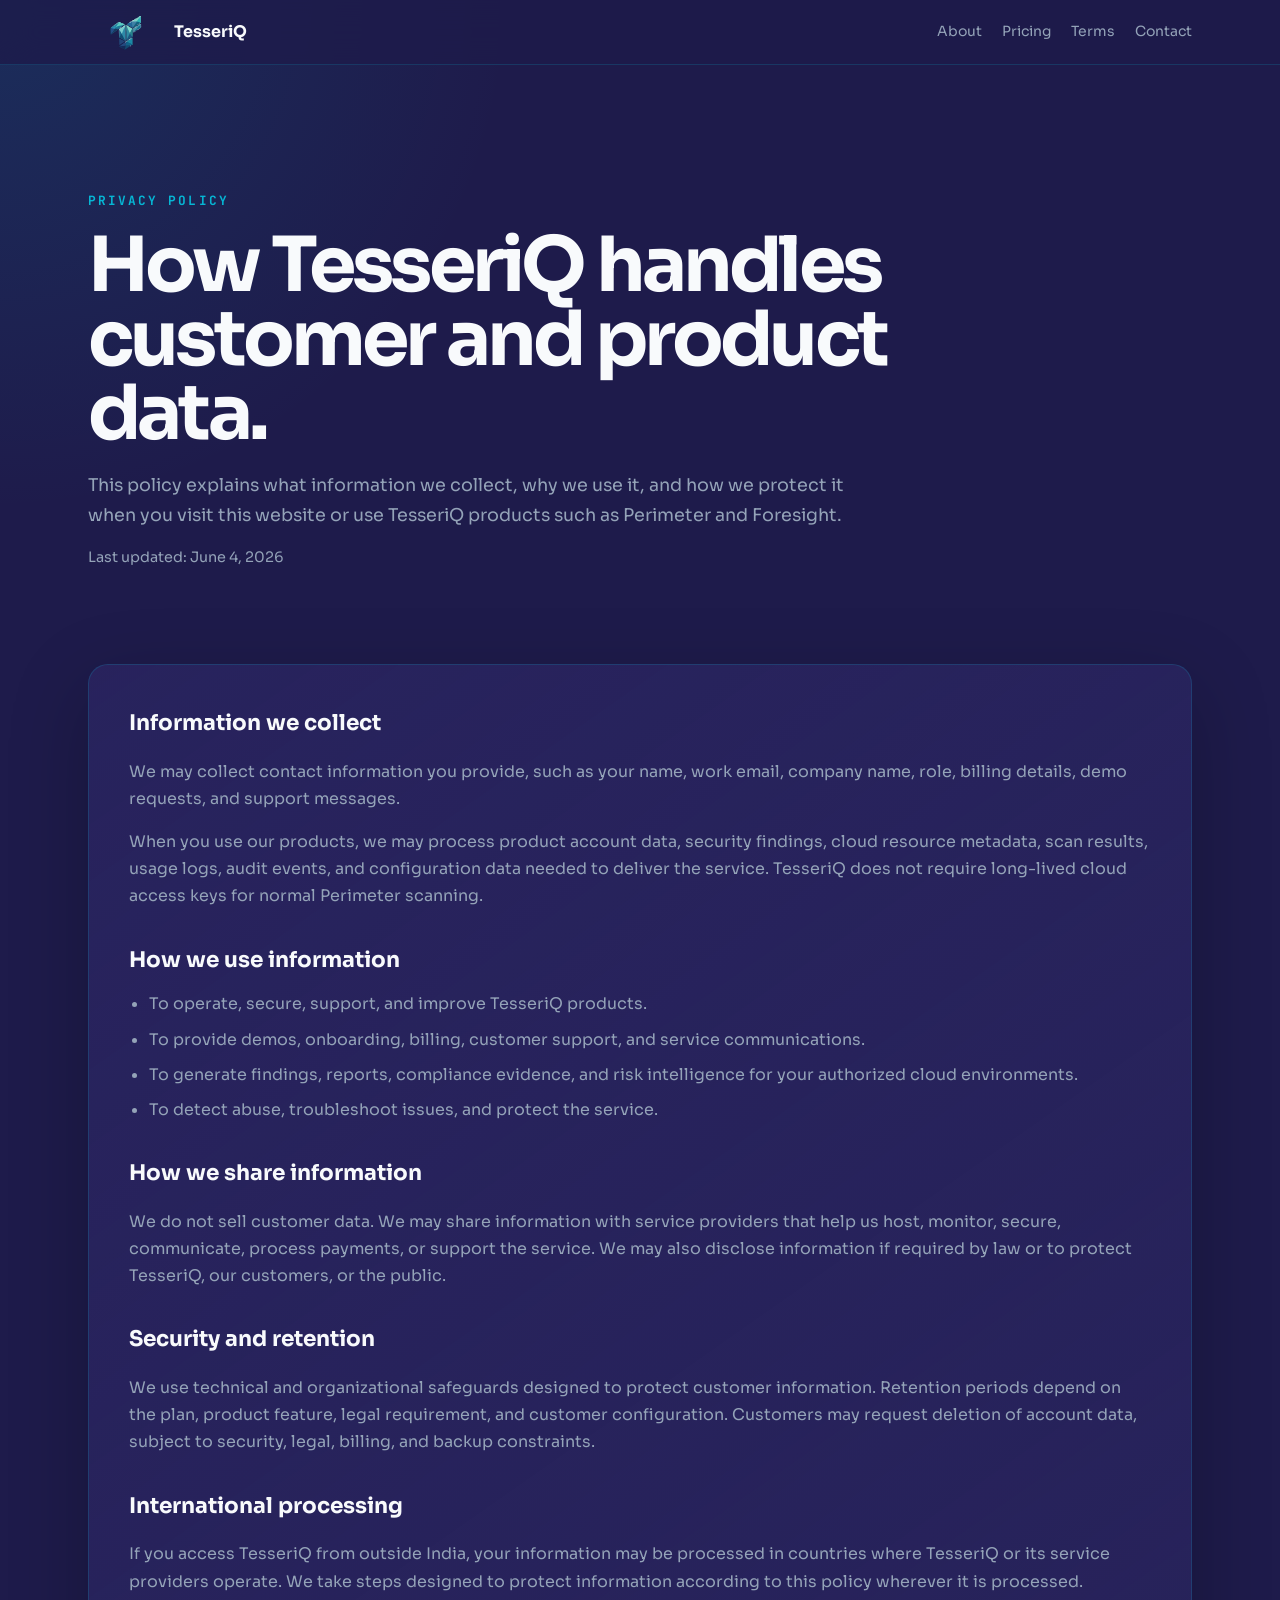
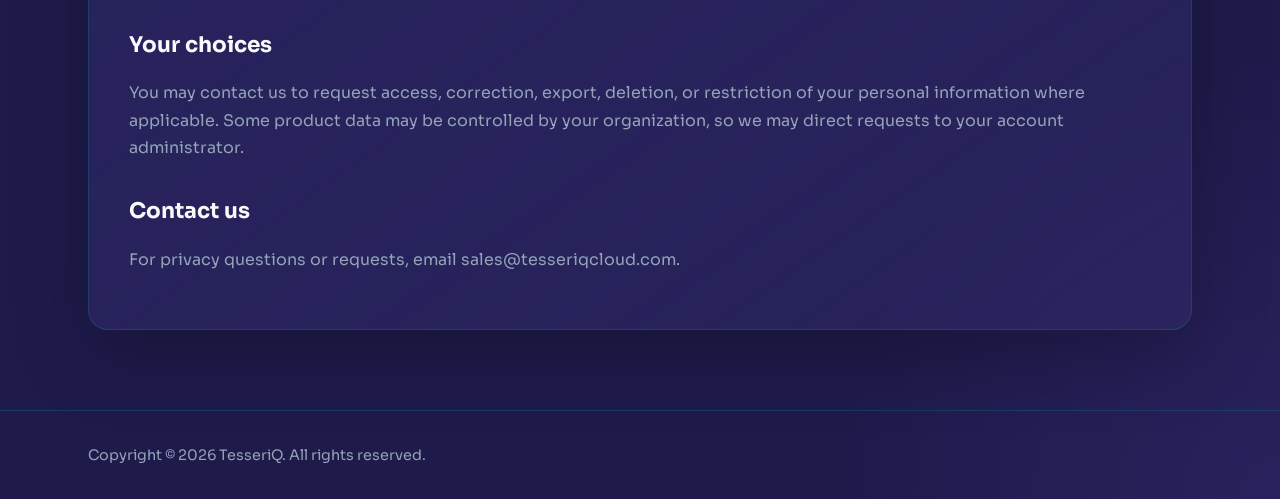
<file: privacy.html>
<!DOCTYPE html>
<html lang="en">

<head>
    <meta charset="UTF-8" />
    <meta name="viewport" content="width=device-width, initial-scale=1.0" />
    <title>Privacy Policy | TesseriQ</title>
    <link rel="canonical" href="https://tesseriqcloud.com/privacy.html" />
    <meta name="description"
        content="Privacy Policy for TesseriQ Cloud Security Platform, including Perimeter and Foresight." />
    <meta property="og:title" content="TesseriQ Privacy Policy" />
    <meta property="og:description"
        content="How TesseriQ collects, uses, protects, and shares information for its cloud security products." />
    <meta property="og:type" content="website" />
    <meta property="og:url" content="https://tesseriqcloud.com/privacy.html" />
    <meta property="og:image" content="https://tesseriqcloud.com/tesseriq-og.png" />
    <link rel="icon" type="image/svg+xml" href="/tesseriq-mark.svg" />
    <link rel="apple-touch-icon" href="/tesseriq-mark.png" />
    <link rel="preconnect" href="https://fonts.googleapis.com" />
    <link rel="preconnect" href="https://fonts.gstatic.com" crossorigin />
    <link
        href="https://fonts.googleapis.com/css2?family=Sora:wght@400;500;600;700;800&family=Inter:wght@400;500;600;700&family=JetBrains+Mono:wght@400;500;600;700&display=swap"
        rel="stylesheet" />
    <link rel="stylesheet" href="/page.css" />
    <!-- Google tag (gtag.js) -->
    <script async src="https://www.googletagmanager.com/gtag/js?id=G-E0Z4221B8S"></script>
    <script>
        window.dataLayer = window.dataLayer || [];
        function gtag() { dataLayer.push(arguments); }
        gtag('js', new Date());

        gtag('config', 'G-E0Z4221B8S');
    </script>
</head>

<body>
    <nav class="site-nav">
        <div class="site-shell site-nav-inner">
            <a class="brand" href="/">
                <img src="/tesseriq-mark.svg" alt="TesseriQ" />
                <span>TesseriQ</span>
            </a>
            <div class="nav-links">
                <a href="/about.html">About</a>
                <a href="/#pricing">Pricing</a>
                <a href="/terms.html">Terms</a>
                <a href="mailto:sales@tesseriqcloud.com">Contact</a>
            </div>
        </div>
    </nav>

    <main class="site-shell">
        <section class="hero">
            <p class="eyebrow">Privacy Policy</p>
            <h1>How TesseriQ handles customer and product data.</h1>
            <p class="lead">This policy explains what information we collect, why we use it, and how we protect it when
                you visit this website or use TesseriQ products such as Perimeter and Foresight.</p>
            <p class="meta">Last updated: June 4, 2026</p>
        </section>

        <section class="content-card">
            <h2>Information we collect</h2>
            <p>We may collect contact information you provide, such as your name, work email, company name, role,
                billing details, demo requests, and support messages.</p>
            <p>When you use our products, we may process product account data, security findings, cloud resource metadata,
                scan results, usage logs, audit events, and configuration data needed to deliver the service. TesseriQ
                does not require long-lived cloud access keys for normal Perimeter scanning.</p>

            <h2>How we use information</h2>
            <ul>
                <li>To operate, secure, support, and improve TesseriQ products.</li>
                <li>To provide demos, onboarding, billing, customer support, and service communications.</li>
                <li>To generate findings, reports, compliance evidence, and risk intelligence for your authorized
                    cloud environments.</li>
                <li>To detect abuse, troubleshoot issues, and protect the service.</li>
            </ul>

            <h2>How we share information</h2>
            <p>We do not sell customer data. We may share information with service providers that help us host, monitor,
                secure, communicate, process payments, or support the service. We may also disclose information if
                required by law or to protect TesseriQ, our customers, or the public.</p>

            <h2>Security and retention</h2>
            <p>We use technical and organizational safeguards designed to protect customer information. Retention
                periods depend on the plan, product feature, legal requirement, and customer configuration. Customers may
                request deletion of account data, subject to security, legal, billing, and backup constraints.</p>

            <h2>International processing</h2>
            <p>If you access TesseriQ from outside India, your information may be processed in countries where TesseriQ
                or its service providers operate. We take steps designed to protect information according to this policy
                wherever it is processed.</p>

            <h2>Your choices</h2>
            <p>You may contact us to request access, correction, export, deletion, or restriction of your personal
                information where applicable. Some product data may be controlled by your organization, so we may direct
                requests to your account administrator.</p>

            <h2>Contact us</h2>
            <p>For privacy questions or requests, email <a href="mailto:sales@tesseriqcloud.com">sales@tesseriqcloud.com</a>.</p>
        </section>
    </main>

    <footer class="site-footer">
        <div class="site-shell">Copyright &copy; 2026 TesseriQ. All rights reserved.</div>
    </footer>
</body>

</html>
</file>
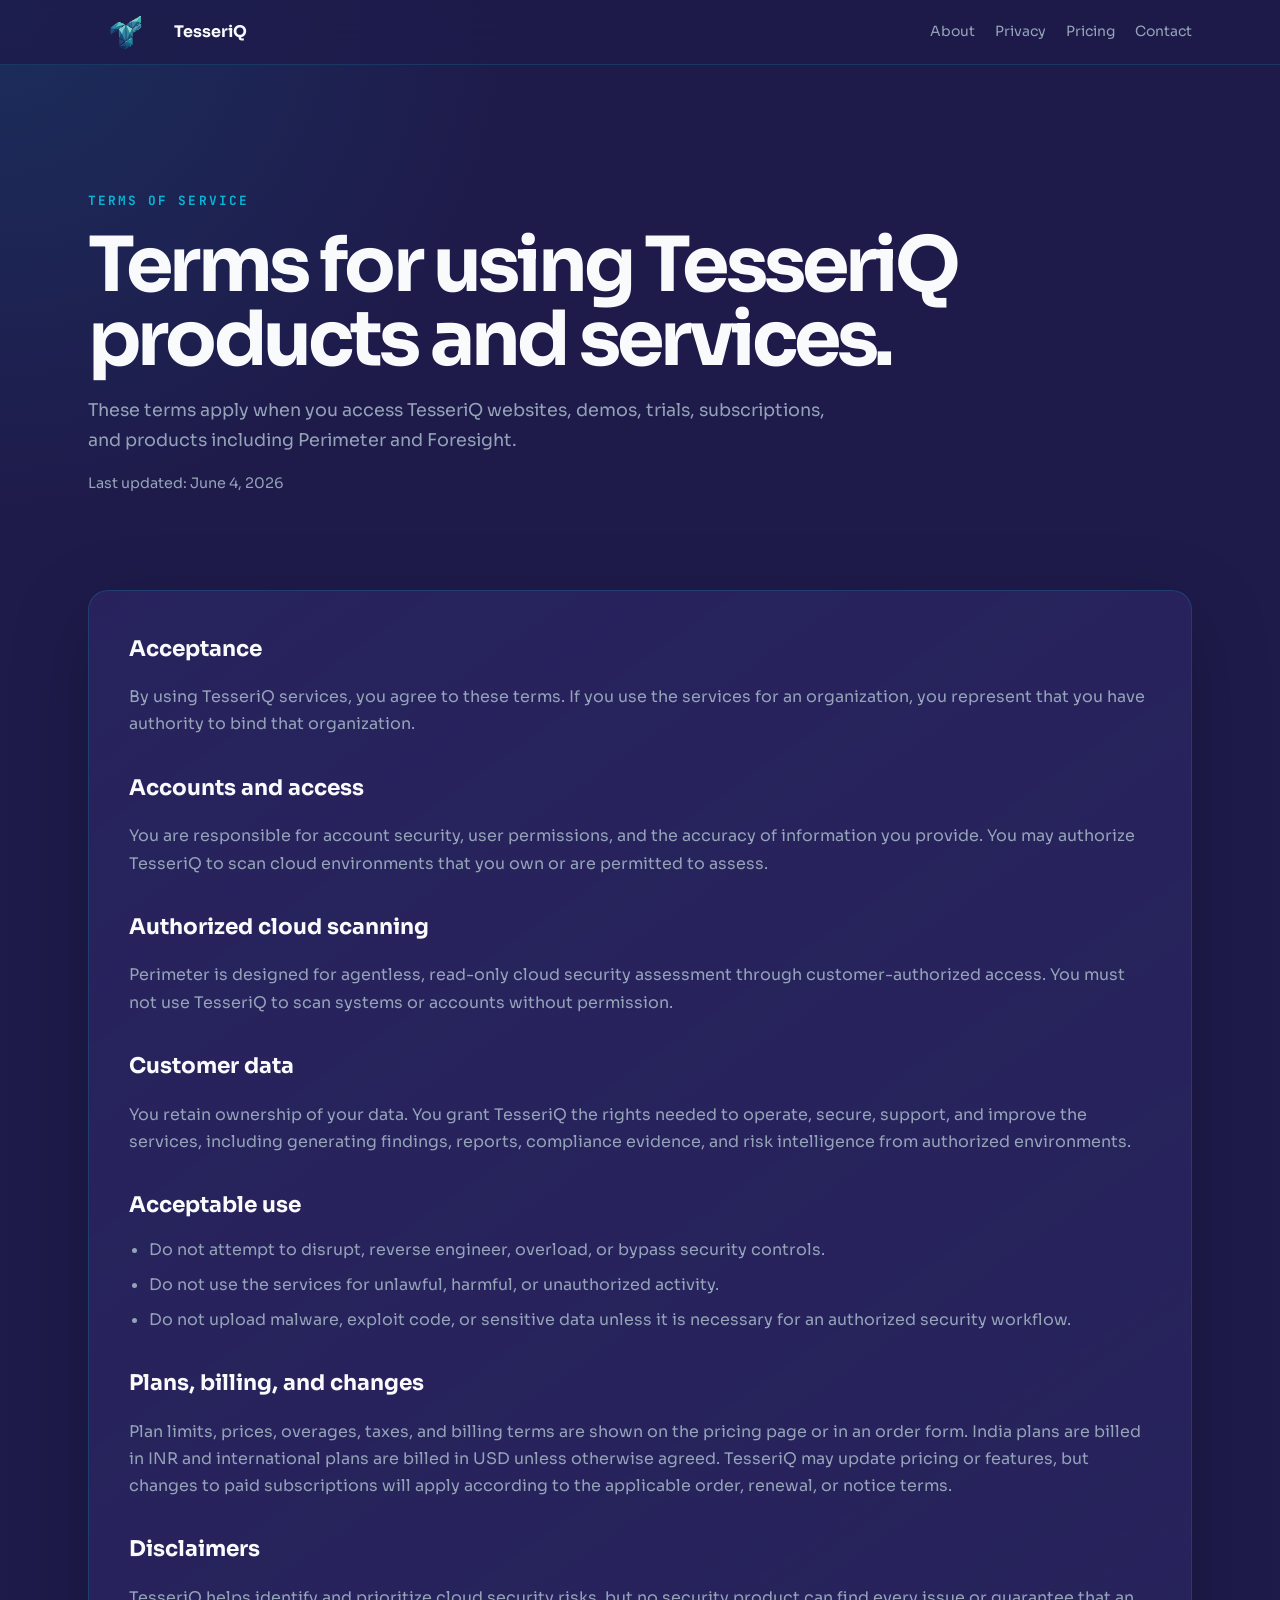
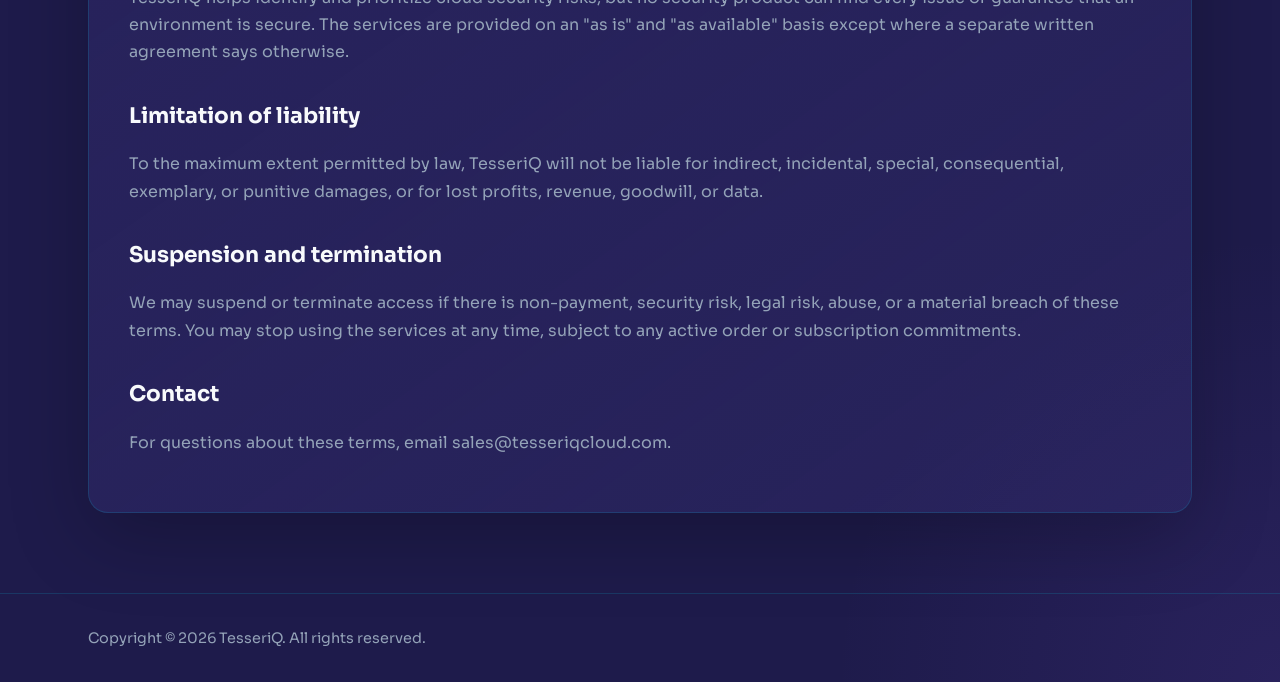
<file: terms.html>
<!DOCTYPE html>
<html lang="en">

<head>
    <meta charset="UTF-8" />
    <meta name="viewport" content="width=device-width, initial-scale=1.0" />
    <title>Terms of Service | TesseriQ</title>
    <link rel="canonical" href="https://tesseriqcloud.com/terms.html" />
    <meta name="description"
        content="Terms of Service for TesseriQ Cloud Security Platform, including Perimeter and Foresight." />
    <meta property="og:title" content="TesseriQ Terms of Service" />
    <meta property="og:description"
        content="Terms that govern access to TesseriQ websites, products, demos, trials, and subscriptions." />
    <meta property="og:type" content="website" />
    <meta property="og:url" content="https://tesseriqcloud.com/terms.html" />
    <meta property="og:image" content="https://tesseriqcloud.com/tesseriq-og.png" />
    <link rel="icon" type="image/svg+xml" href="/tesseriq-mark.svg" />
    <link rel="apple-touch-icon" href="/tesseriq-mark.png" />
    <link rel="preconnect" href="https://fonts.googleapis.com" />
    <link rel="preconnect" href="https://fonts.gstatic.com" crossorigin />
    <link
        href="https://fonts.googleapis.com/css2?family=Sora:wght@400;500;600;700;800&family=Inter:wght@400;500;600;700&family=JetBrains+Mono:wght@400;500;600;700&display=swap"
        rel="stylesheet" />
    <link rel="stylesheet" href="/page.css" />
    <!-- Google tag (gtag.js) -->
    <script async src="https://www.googletagmanager.com/gtag/js?id=G-E0Z4221B8S"></script>
    <script>
        window.dataLayer = window.dataLayer || [];
        function gtag() { dataLayer.push(arguments); }
        gtag('js', new Date());

        gtag('config', 'G-E0Z4221B8S');
    </script>
</head>

<body>
    <nav class="site-nav">
        <div class="site-shell site-nav-inner">
            <a class="brand" href="/">
                <img src="/tesseriq-mark.svg" alt="TesseriQ" />
                <span>TesseriQ</span>
            </a>
            <div class="nav-links">
                <a href="/about.html">About</a>
                <a href="/privacy.html">Privacy</a>
                <a href="/#pricing">Pricing</a>
                <a href="mailto:sales@tesseriqcloud.com">Contact</a>
            </div>
        </div>
    </nav>

    <main class="site-shell">
        <section class="hero">
            <p class="eyebrow">Terms of Service</p>
            <h1>Terms for using TesseriQ products and services.</h1>
            <p class="lead">These terms apply when you access TesseriQ websites, demos, trials, subscriptions, and
                products including Perimeter and Foresight.</p>
            <p class="meta">Last updated: June 4, 2026</p>
        </section>

        <section class="content-card">
            <h2>Acceptance</h2>
            <p>By using TesseriQ services, you agree to these terms. If you use the services for an organization, you
                represent that you have authority to bind that organization.</p>

            <h2>Accounts and access</h2>
            <p>You are responsible for account security, user permissions, and the accuracy of information you provide.
                You may authorize TesseriQ to scan cloud environments that you own or are permitted to assess.</p>

            <h2>Authorized cloud scanning</h2>
            <p>Perimeter is designed for agentless, read-only cloud security assessment through customer-authorized access.
                You must not use TesseriQ to scan systems or accounts without permission.</p>

            <h2>Customer data</h2>
            <p>You retain ownership of your data. You grant TesseriQ the rights needed to operate, secure, support, and
                improve the services, including generating findings, reports, compliance evidence, and risk intelligence
                from authorized environments.</p>

            <h2>Acceptable use</h2>
            <ul>
                <li>Do not attempt to disrupt, reverse engineer, overload, or bypass security controls.</li>
                <li>Do not use the services for unlawful, harmful, or unauthorized activity.</li>
                <li>Do not upload malware, exploit code, or sensitive data unless it is necessary for an authorized
                    security workflow.</li>
            </ul>

            <h2>Plans, billing, and changes</h2>
            <p>Plan limits, prices, overages, taxes, and billing terms are shown on the pricing page or in an order form.
                India plans are billed in INR and international plans are billed in USD unless otherwise agreed. TesseriQ
                may update pricing or features, but changes to paid subscriptions will apply according to the applicable
                order, renewal, or notice terms.</p>

            <h2>Disclaimers</h2>
            <p>TesseriQ helps identify and prioritize cloud security risks, but no security product can find every issue
                or guarantee that an environment is secure. The services are provided on an "as is" and "as available"
                basis except where a separate written agreement says otherwise.</p>

            <h2>Limitation of liability</h2>
            <p>To the maximum extent permitted by law, TesseriQ will not be liable for indirect, incidental, special,
                consequential, exemplary, or punitive damages, or for lost profits, revenue, goodwill, or data.</p>

            <h2>Suspension and termination</h2>
            <p>We may suspend or terminate access if there is non-payment, security risk, legal risk, abuse, or a
                material breach of these terms. You may stop using the services at any time, subject to any active order
                or subscription commitments.</p>

            <h2>Contact</h2>
            <p>For questions about these terms, email <a href="mailto:sales@tesseriqcloud.com">sales@tesseriqcloud.com</a>.</p>
        </section>
    </main>

    <footer class="site-footer">
        <div class="site-shell">Copyright &copy; 2026 TesseriQ. All rights reserved.</div>
    </footer>
</body>

</html>
</file>
<file: page.css>
* {
    box-sizing: border-box;
}

:root {
    color-scheme: dark;
    --bg: #1e1b4b;
    --surface: #29245f;
    --surface-alt: #312b6b;
    --border: rgba(6, 182, 212, 0.18);
    --cyan: #06b6d4;
    --purple: #8b5cf6;
    --text-primary: #f8fafc;
    --text-muted: #94a3b8;
}

body {
    margin: 0;
    min-height: 100vh;
    background:
        radial-gradient(circle at top left, rgba(6, 182, 212, 0.12), transparent 32rem),
        radial-gradient(circle at bottom right, rgba(139, 92, 246, 0.10), transparent 28rem),
        var(--bg);
    color: var(--text-primary);
    font-family: Sora, Inter, system-ui, -apple-system, BlinkMacSystemFont, "Segoe UI", sans-serif;
    line-height: 1.7;
}

a {
    color: inherit;
    text-decoration: none;
}

a:hover {
    color: var(--cyan);
}

.site-shell {
    width: min(100%, 72rem);
    margin: 0 auto;
    padding: 0 1.5rem;
}

.site-nav {
    border-bottom: 1px solid var(--border);
    background: rgba(30, 27, 75, 0.82);
    backdrop-filter: blur(18px);
}

.site-nav-inner {
    display: flex;
    align-items: center;
    justify-content: space-between;
    min-height: 4rem;
}

.brand {
    display: inline-flex;
    align-items: center;
    gap: 0.625rem;
    font-weight: 700;
}

.brand img {
    width: 4.75rem;
    height: 2.5rem;
    object-fit: contain;
}

.nav-links {
    display: flex;
    align-items: center;
    gap: 1.25rem;
    color: var(--text-muted);
    font-size: 0.875rem;
}

.hero {
    padding: 7rem 0 3rem;
}

.eyebrow {
    color: var(--cyan);
    font-family: "JetBrains Mono", ui-monospace, SFMono-Regular, Menlo, monospace;
    font-size: 0.8rem;
    font-weight: 700;
    letter-spacing: 0.16em;
    text-transform: uppercase;
}

h1 {
    max-width: 58rem;
    margin: 1rem 0 1.25rem;
    font-size: clamp(2.4rem, 7vw, 4.75rem);
    line-height: 0.98;
    letter-spacing: -0.05em;
}

.lead {
    max-width: 48rem;
    margin: 0;
    color: var(--text-muted);
    font-size: 1.1rem;
}

.content-card {
    margin: 2rem 0 5rem;
    padding: clamp(1.5rem, 4vw, 2.5rem);
    border: 1px solid var(--border);
    border-radius: 1.25rem;
    background: linear-gradient(145deg, rgba(41, 36, 95, 0.9), rgba(49, 43, 107, 0.48));
    box-shadow: 0 24px 80px rgba(0, 0, 0, 0.24);
}

.content-card h2 {
    margin: 2rem 0 0.75rem;
    font-size: 1.35rem;
}

.content-card h2:first-child {
    margin-top: 0;
}

.content-card p,
.content-card li {
    color: var(--text-muted);
}

.content-card strong {
    color: var(--text-primary);
}

.content-card ul {
    margin: 0.75rem 0 0;
    padding-left: 1.25rem;
}

.content-card li+li {
    margin-top: 0.5rem;
}

.meta {
    color: var(--text-muted);
    font-size: 0.9rem;
}

.site-footer {
    border-top: 1px solid var(--border);
    padding: 2rem 0;
    color: var(--text-muted);
    font-size: 0.9rem;
}

@media (max-width: 640px) {
    .site-nav-inner {
        align-items: flex-start;
        flex-direction: column;
        gap: 0.75rem;
        padding: 0.9rem 0;
    }

    .nav-links {
        flex-wrap: wrap;
        gap: 0.85rem;
    }
}
</file>
